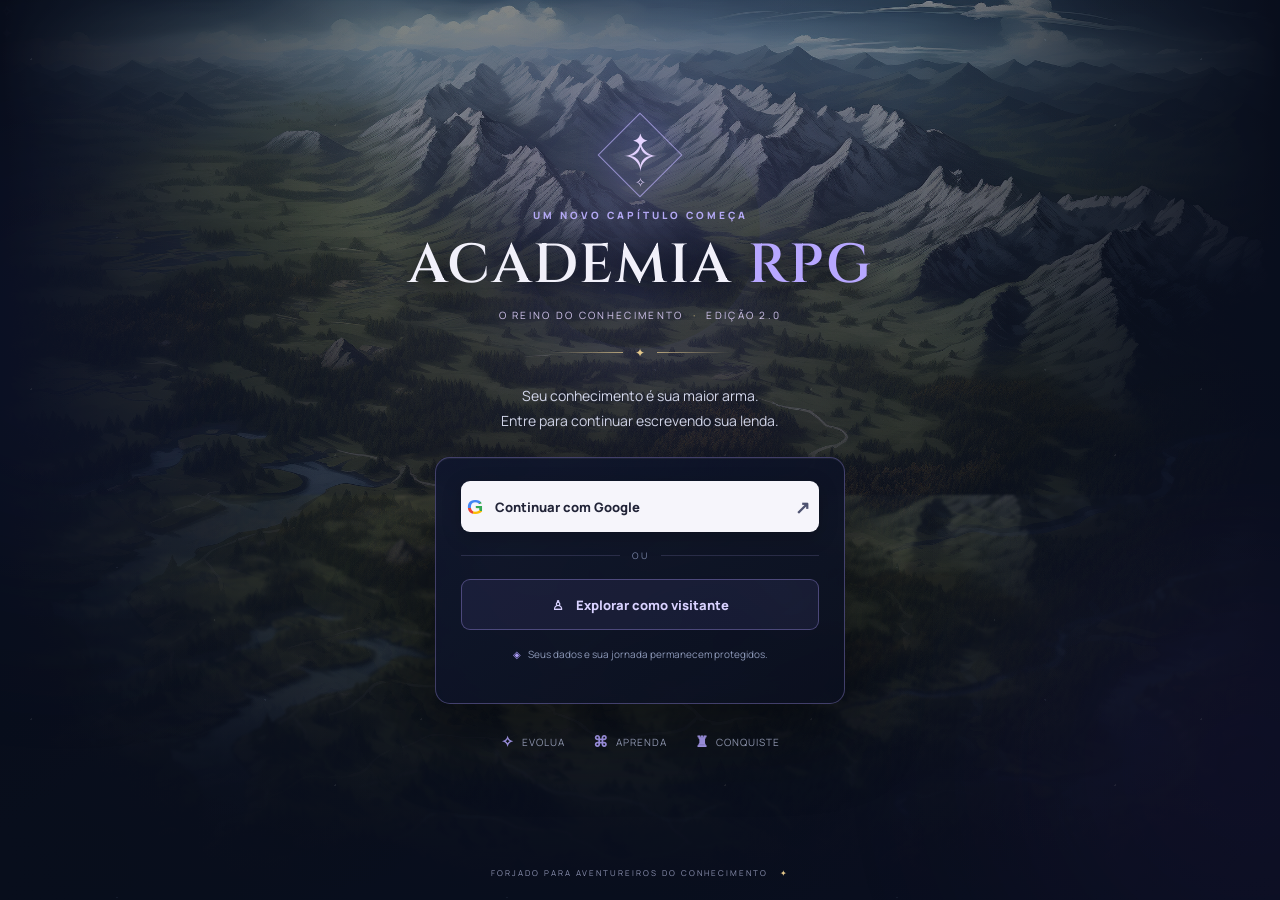
<file: index.html>
<!doctype html>
<html lang="pt-BR">
<head>
  <meta charset="utf-8">
  <meta name="viewport" content="width=device-width, initial-scale=1">
  <meta name="robots" content="noindex">
  <meta http-equiv="refresh" content="0;url=/v2/">
  <title>Academia RPG 2.0</title>
  <script>window.location.replace('/v2/');</script>
</head>
<body>
  <p>Abrindo a Academia RPG 2.0… <a href="/v2/">Clique aqui se não for redirecionado.</a></p>
</body>
</html>
</file>
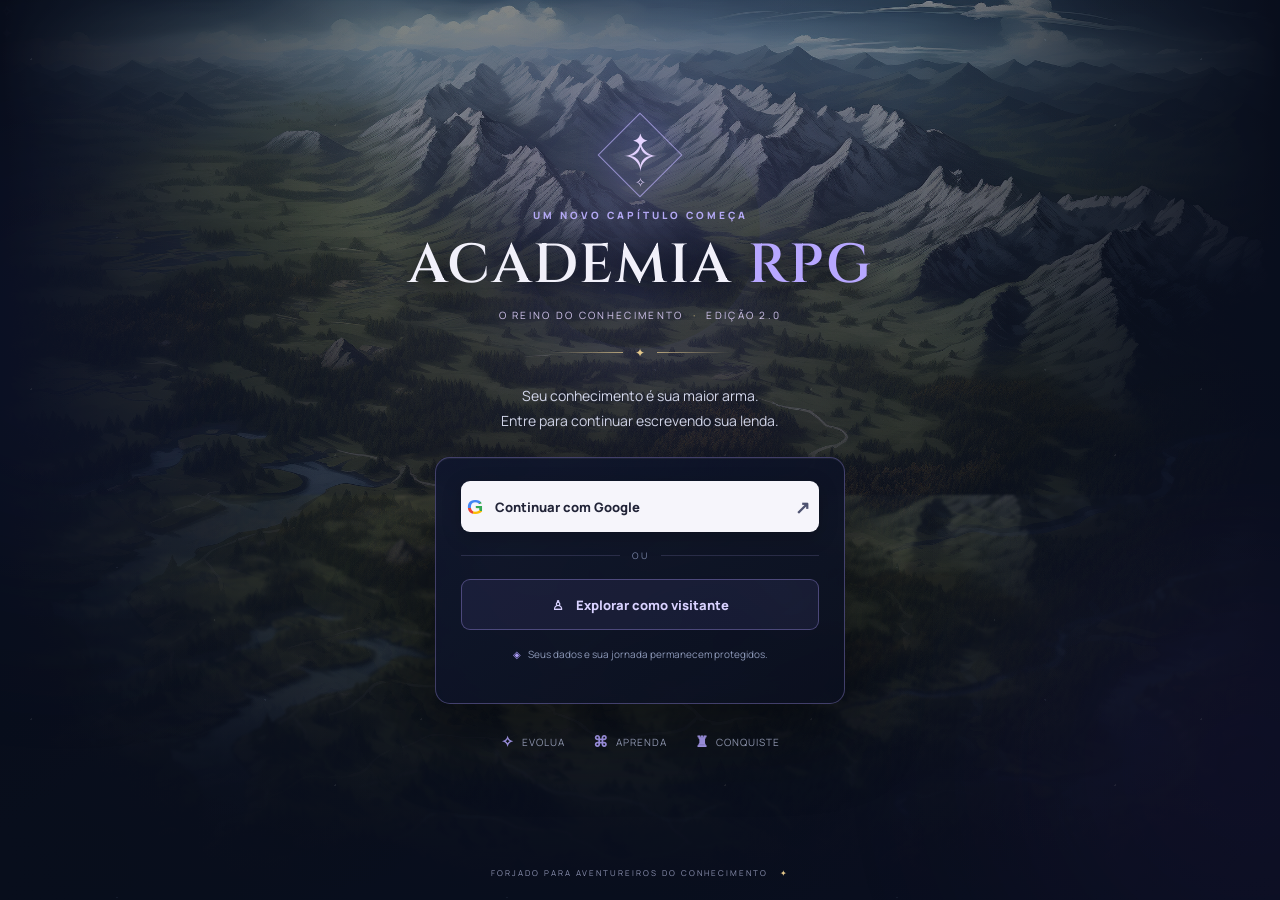
<file: v2/index.html>
<!doctype html>
<html lang="pt-BR">
<head>
  <meta charset="utf-8">
  <meta name="viewport" content="width=device-width,initial-scale=1">
  <meta name="theme-color" content="#090d1b">
  <meta name="description" content="Academia RPG 2.0 — transforme conhecimento em conquistas.">
  <title>Academia RPG 2.0 — O Reino do Conhecimento</title>
  <link rel="icon" href="../favicon.svg">
  <link rel="preconnect" href="https://fonts.googleapis.com">
  <link rel="preconnect" href="https://fonts.gstatic.com" crossorigin>
  <link href="https://fonts.googleapis.com/css2?family=Cinzel:wght@500;600;700;800&family=Manrope:wght@400;500;600;700;800&display=swap" rel="stylesheet">
  <link rel="stylesheet" href="./assets/css/academy-v2.css?v=7">
  <link rel="stylesheet" href="./assets/css/academia-avatar-v2.css?v=5">
</head>
<body>
  <div class="ambient ambient-one"></div><div class="ambient ambient-two"></div><div class="stars" aria-hidden="true"></div>
  <main id="login-screen" class="login-screen">
    <div class="login-art" aria-hidden="true"><div class="moon"></div><div class="forest forest-back"></div><div class="forest forest-front"></div><div class="login-rune rune-one">✧</div><div class="login-rune rune-two">✦</div></div>
    <section class="login-content">
      <div class="crest"><span>✧</span><b>✦</b><i>✧</i></div>
      <p class="eyebrow">UM NOVO CAPÍTULO COMEÇA</p>
      <h1>ACADEMIA <em>RPG</em></h1>
      <p class="edition">O REINO DO CONHECIMENTO <span>·</span> EDIÇÃO 2.0</p>
      <div class="ornament"><i></i><span>✦</span><i></i></div>
      <p class="login-intro">Seu conhecimento é sua maior arma.<br>Entre para continuar escrevendo sua lenda.</p>
      <div class="login-panel">
        <button id="google-login" class="google-button" type="button"><span class="google-g">G</span><span>Continuar com Google</span><span class="button-arrow">↗</span></button>
        <div class="or-divider"><span>OU</span></div>
        <button id="guest-login" class="guest-button" type="button"><span>♙</span> Explorar como visitante</button>
        <p class="login-privacy"><span>◈</span> Seus dados e sua jornada permanecem protegidos.</p>
        <p id="login-status" class="status-message" role="status" aria-live="polite"></p>
      </div>
      <div class="login-features"><span><b>✧</b> Evolua</span><span><b>⌘</b> Aprenda</span><span><b>♜</b> Conquiste</span></div>
    </section>
    <footer class="login-footer">FORJADO PARA AVENTUREIROS DO CONHECIMENTO <span>✦</span></footer>
  </main>
  <div id="app-shell" class="app-shell" hidden>
    <aside class="sidebar" id="sidebar">
      <a class="side-brand" href="#" data-page="inicio"><span class="mini-crest">✧</span><span><b>ACADEMIA RPG</b><small>REINO DO CONHECIMENTO</small></span></a>
      <div class="side-scroll">
        <p class="nav-caption">SUA JORNADA</p>
        <button class="nav-item active" data-page="inicio"><span>⌂</span> Visão geral</button>
        <button class="nav-item" data-page="personagem"><span>♙</span> Meu personagem</button>
        <button class="nav-item" data-page="atelier"><span>✦</span> Ateliê Arcano</button>
        <button class="nav-item" data-page="mapa"><span>⌖</span> Mapa do reino</button>
        <p class="nav-caption">CONHECIMENTO</p>
        <button class="nav-item" data-page="biblioteca"><span>▤</span> Biblioteca</button>
        <button class="nav-item" data-page="treinamento"><span>⚔</span> Treinamento</button>
        <button class="nav-item" data-page="missoes"><span>⚑</span> Missões</button>
        <p class="nav-caption">MUNDO SOCIAL</p>
        <button class="nav-item" data-page="guildas"><span>♜</span> Guildas</button>
        <button class="nav-item" data-page="taverna"><span>☷</span> Taverna</button>
        <button class="nav-item" data-page="mensagens"><span>✉</span> Mensagens</button>
        <button class="nav-item" data-page="ranking"><span>♛</span> Ranking</button>
        <p class="nav-caption">RECOMPENSAS</p>
        <button class="nav-item" data-page="mercado"><span>◇</span> Mercado arcano</button>
        <button class="nav-item" data-page="conquistas"><span>✧</span> Conquistas</button>
      </div>
      <div class="sidebar-bottom"><div class="sidebar-user"><span class="user-avatar" id="user-avatar">A</span><span class="user-meta"><b id="sidebar-name">Aventureiro</b><small id="sidebar-mode">Visitante</small></span><button id="logout" class="logout" title="Sair" aria-label="Sair">↗</button></div></div>
    </aside>
    <main class="main-area">
      <header class="topbar"><button id="mobile-menu" class="mobile-menu" aria-label="Abrir menu">☰</button><div class="breadcrumb"><span>ACADEMIA</span><i>/</i><b id="breadcrumb-page">VISÃO GERAL</b></div><div class="top-actions"><div class="top-chip"><span>✧</span><b id="top-level">NÍVEL 1</b></div><div class="top-chip coins"><span>◈</span><b id="top-coins">— COINS</b></div><button class="profile-button" id="profile-button"><span id="top-initial">A</span></button></div></header>
      <div class="page-wrap">
        <section id="page-inicio" class="page active">
          <div class="welcome-row"><div><p class="eyebrow">PORTAL DA ACADEMIA <span>✦</span></p><h2>Bem-vindo ao <em>Reino.</em></h2><p class="muted">Sua próxima grande conquista começa com um novo passo.</p></div><div class="date-seal"><span>✧</span><small>SUA JORNADA<br>COMEÇA AQUI</small></div></div>
          <section class="hero-banner"><div class="hero-copy"><span class="hero-tag">✦ CRÔNICAS DA ACADEMIA · 02</span><h3>O conhecimento<br>abre novos <em>caminhos.</em></h3><p>Explore territórios, domine novas habilidades e construa uma história que seja só sua.</p><button class="primary-action" data-page="mapa">Explorar o reino <span>→</span></button></div><div class="hero-visual"><div class="hero-orb">✧</div><div class="hero-mountain"></div><div class="hero-pillar"></div></div><div class="hero-bottom-line"><span>✧</span> CADA DESAFIO É UMA CONQUISTA <span>✧</span></div></section>
          <div class="section-heading"><div><p class="eyebrow">SEU PROGRESSO</p><h3>Registro do aventureiro</h3></div><button class="text-action" data-page="personagem">Ver personagem <span>→</span></button></div>
          <div class="dashboard-grid"><article class="panel player-panel"><div class="panel-topline"><span>FICHA DO AVENTUREIRO</span><span class="live-dot">● ONLINE</span></div><div class="player-summary"><div class="avatar-frame"><div id="home-avatar" class="avatar-placeholder">✧</div><span class="avatar-level" id="avatar-level">1</span></div><div class="player-details"><h3 id="home-name">Aventureiro</h3><p id="home-class">Viajante do conhecimento</p><div class="level-line"><b id="home-level">NÍVEL 1</b><span id="home-xp">0 / 100 XP</span></div><div class="xp-track"><i id="home-xp-bar"></i></div></div></div><div class="player-stats"><div><small>EXPERIÊNCIA</small><b id="home-total-xp">0 XP</b></div><div><small>MOEDAS</small><b id="home-total-coins">—</b></div><div><small>CONQUISTAS</small><b>—</b></div></div></article><article class="panel quick-panel"><div class="panel-topline"><span>ATALHOS DO REINO</span><span>✦</span></div><button class="quick-link" data-page="biblioteca"><span class="quick-icon">▤</span><span><b>Minha biblioteca</b><small>Seus materiais de estudo</small></span><i>→</i></button><button class="quick-link" data-page="treinamento"><span class="quick-icon">⚔</span><span><b>Sala de treinamento</b><small>Pratique e ganhe experiência</small></span><i>→</i></button><button class="quick-link" data-page="guildas"><span class="quick-icon">♜</span><span><b>Encontrar uma guilda</b><small>Aprenda em comunidade</small></span><i>→</i></button></article></div>
          <div class="section-heading lower-heading"><div><p class="eyebrow">TERRITÓRIOS</p><h3>Escolha seu próximo destino</h3></div><span class="muted small">4 regiões para explorar</span></div>
          <div class="realm-grid"><button class="realm-card realm-code" data-page="biblioteca"><span class="realm-symbol">⌘</span><small>REGIÃO I</small><b>Programação</b><span>Desvende a lógica por trás dos sistemas.</span><i>Explorar →</i></button><button class="realm-card realm-data" data-page="biblioteca"><span class="realm-symbol">▤</span><small>REGIÃO II</small><b>Banco de dados</b><span>Organize informações e descubra conexões.</span><i>Explorar →</i></button><button class="realm-card realm-model" data-page="biblioteca"><span class="realm-symbol">◇</span><small>REGIÃO III</small><b>Modelagem</b><span>Projete estruturas para grandes ideias.</span><i>Explorar →</i></button><button class="realm-card realm-tech" data-page="mapa"><span class="realm-symbol">✧</span><small>REGIÃO IV</small><b>Tecnologia</b><span>Explore o universo da inovação.</span><i>Explorar →</i></button></div>
        </section>
        <section id="page-personagem" class="page"><div class="character-intro"><div><p class="eyebrow">SUA IDENTIDADE NO REINO</p><h2>Crie seu <em>aventureiro.</em></h2><p>Defina seu nome, escolha sua classe e personalize cada detalhe da aparência.</p></div><div class="character-seal">♙<small>HERÓI<br>DA ACADEMIA</small></div></div><section class="character-overview" aria-label="Resumo do personagem">
  <div class="character-showcase-card">
    <div class="character-showcase-top"><span>✦ SEU AVENTUREIRO</span><small id="character-level-badge">NÍVEL 1</small></div>
    <div id="character-visual-preview" class="character-visual-preview"><span>✧</span></div>
    <div class="character-showcase-name"><b id="character-display-name">Aventureiro</b><small id="character-display-class">Mago · Academia RPG</small></div>
    <div class="character-xp-block"><div><span>PROGRESSO DE EXPERIÊNCIA</span><b id="character-xp-label">0 XP</b></div><i><span id="character-xp-fill"></span></i></div>
  </div>
  <div class="character-overview-side">
    <div class="character-stat-grid">
      <article class="character-stat"><small>NÍVEL ATUAL</small><b id="character-stat-level">1</b><span>Patamar do aventureiro</span></article>
      <article class="character-stat"><small>EXPERIÊNCIA TOTAL</small><b id="character-stat-xp">0</b><span>XP acumulados</span></article>
      <article class="character-stat"><small>MOEDAS</small><b id="character-stat-coins">0</b><span>Saldo disponível</span></article>
      <article class="character-stat"><small>COLEÇÃO</small><b id="character-stat-items">0</b><span>Itens desbloqueados</span></article>
    </div>
    <section class="character-loadout"><div class="character-loadout-heading"><div><span>02 · EQUIPAMENTO ATIVO</span><h3>Seu conjunto atual</h3></div><button type="button" data-page="atelier">Gerenciar no Ateliê <i>→</i></button></div><div id="character-equipped-list" class="character-equipped-list"><div class="character-loadout-empty">Carregando seus equipamentos…</div></div></section>
  </div>
</section>
<section class="character-identity"><div class="identity-heading"><span>01 · FICHA DO AVENTUREIRO</span><small>Informações públicas do personagem</small></div><div class="identity-fields"><label>Nome do aventureiro<input id="character-name" type="text" minlength="3" maxlength="20" placeholder="Ex.: Guardião Arcano" autocomplete="off"></label><label>Classe<select id="character-class"><option value="guerreiro">Guerreiro</option><option value="mago">Mago</option><option value="arqueiro">Arqueiro</option><option value="assassino">Assassino</option></select></label><button id="save-character" class="identity-save" type="button">Salvar ficha <span>→</span></button></div><p id="character-status" class="identity-status" role="status"></p></section><div class="creator-section-title"><span>02 · APARÊNCIA</span><h3>Ateliê de personalização</h3><p>Pré-visualize seu herói, ajuste rosto, cabelo e detalhes, e salve quando estiver satisfeito.</p></div><div id="rpgView" class="character-atelier"></div></section>
        <section id="page-atelier" class="page"><div id="atelierView" class="character-atelier"></div></section>
        <section id="page-mapa" class="page">
  <div class="realm-intro"><div><p class="eyebrow">ATLAS DA ACADEMIA <span>✦</span></p><h2>Mapa do <em>Reino.</em></h2><p>Quatro territórios guardam os caminhos do conhecimento. Escolha um portal para descobrir o que existe além do horizonte.</p></div><div class="atlas-seal"><span>⌖</span><small>ATLAS<br>ARCANO</small></div></div>
  <div class="realm-map-layout">
    <section class="realm-map-panel" aria-label="Mapa interativo dos quatro territórios">
      <div class="realm-map-top"><span><i></i> CARTA GEOGRÁFICA · ACADEMIA</span><small>SELECIONE UM TERRITÓRIO</small></div>
      <div class="realm-map-canvas">
        <div class="map-mist map-mist-one"></div><div class="map-mist map-mist-two"></div>
        <svg class="map-routes" viewBox="0 0 900 570" preserveAspectRatio="none" aria-hidden="true"><path d="M190 175 C300 80 390 120 455 245 S620 365 730 205" /><path d="M190 175 C260 320 330 390 455 390 S620 365 730 205" /><path d="M455 245 C470 300 470 340 455 390" /></svg>
        <div class="map-island island-north"></div><div class="map-island island-west"></div><div class="map-island island-east"></div><div class="map-island island-south"></div>
        <div class="map-landmark landmark-castle">♜</div><div class="map-landmark landmark-tree">♣</div><div class="map-landmark landmark-tower">♙</div><div class="map-landmark landmark-crystal">✧</div>
        <button class="map-region-node node-code active" type="button" data-realm="programacao" style="--x:21%;--y:30%"><span class="node-icon">⌘</span><b>Programação</b><small>REGIÃO I</small></button>
        <button class="map-region-node node-data" type="button" data-realm="banco" style="--x:50%;--y:67%"><span class="node-icon">▤</span><b>Banco de Dados</b><small>REGIÃO II</small></button>
        <button class="map-region-node node-model" type="button" data-realm="modelagem" style="--x:81%;--y:36%"><span class="node-icon">◇</span><b>Modelagem</b><small>REGIÃO III</small></button>
        <button class="map-region-node node-tech" type="button" data-realm="tecnologia" style="--x:50%;--y:16%"><span class="node-icon">✧</span><b>Tecnologia</b><small>REGIÃO IV</small></button>
        <div class="map-compass"><span>N</span><b>✥</b><small>S</small></div>
        <div class="map-scale"><i></i> REINO DO CONHECIMENTO</div>
      </div>
      <div class="realm-map-legend"><span><i class="legend-dot legend-violet"></i> Lógica e código</span><span><i class="legend-dot legend-blue"></i> Dados e conexões</span><span><i class="legend-dot legend-pink"></i> Projetos e estrutura</span><span><i class="legend-dot legend-gold"></i> Inovação</span></div>
    </section>
    <aside class="realm-detail-panel" aria-live="polite">
      <div class="realm-detail-kicker"><span>PORTAL SELECIONADO</span><b id="realm-detail-number">I</b></div>
      <div class="realm-detail-emblem" id="realm-detail-emblem">⌘</div>
      <p class="eyebrow" id="realm-detail-category">TERRITÓRIO I · FUNDAMENTOS</p>
      <h3 id="realm-detail-title">Terras da Programação</h3>
      <p class="realm-detail-description" id="realm-detail-description">Onde a lógica ganha forma e cada linha de código abre uma nova possibilidade.</p>
      <div class="realm-detail-divider"></div>
      <div class="realm-detail-section-title"><span>ROTAS DE CONHECIMENTO</span><small id="realm-detail-count">03 ROTAS</small></div>
      <div id="realm-detail-topics" class="realm-topic-list"></div>
      <div class="realm-detail-footer"><p id="realm-detail-note">Explore os materiais disponíveis neste território.</p><button id="realm-detail-action" type="button" class="realm-enter-button">Abrir biblioteca <span>→</span></button></div>
    </aside>
  </div>
  <div class="realm-map-footnote"><span>✧</span><p>O mapa apresenta os caminhos de estudo da Academia. As atividades, desafios e desbloqueios serão conectados a cada território nas próximas etapas da reformulação.</p></div>
</section>
        <section id="page-biblioteca" class="page"><div class="library-intro"><div><p class="eyebrow">ARQUIVO DO AVENTUREIRO</p><h2>Biblioteca do <em>reino.</em></h2><p>Seus materiais de estudo, organizados por território e sincronizados com sua conta.</p></div><div class="library-count"><b id="library-total">0</b><small>ARQUIVOS<br>NA NUVEM</small></div></div><div class="library-subjects"><button class="library-subject active" data-subject="programacao"><span>⌘</span><small>TERRITÓRIO I</small><b>Programação</b><i>Projetos, códigos e exercícios</i></button><button class="library-subject" data-subject="banco"><span>▤</span><small>TERRITÓRIO II</small><b>Banco de Dados</b><i>SQL, consultas e anotações</i></button><button class="library-subject" data-subject="modelagem"><span>◇</span><small>TERRITÓRIO III</small><b>Modelagem</b><i>Diagramas, requisitos e documentação</i></button></div><section class="library-vault"><div class="vault-heading"><div><span>COFRE PESSOAL</span><h3 id="library-subject-title">Programação</h3><p id="library-subject-description">Projetos, códigos, exercícios e materiais da disciplina.</p></div><label class="vault-upload">＋ Adicionar arquivos<input id="library-upload" type="file" multiple></label></div><div class="vault-toolbar"><label class="vault-search"><span>⌕</span><input id="library-search" type="search" placeholder="Buscar nos seus arquivos..."></label><span id="library-sync-state" class="vault-sync">◈ Sincronização privada</span></div><div id="library-file-list" class="library-file-list"><div class="library-loading">Preparando seu cofre de conhecimento…</div></div></section></section>
        <section id="page-treinamento" class="page">
  <div class="training-intro"><div><p class="eyebrow">CÂMARA DE APRENDIZADO <span>✦</span></p><h2>Sala de <em>Treinamento.</em></h2><p>Afie sua lógica, fortaleça seus conhecimentos e enfrente desafios protegidos por validação no servidor.</p></div><div class="training-seal"><span>⚔</span><small>CAMPO DE<br>PROVAS</small></div></div>
  <section class="training-hero"><div class="training-hero-copy"><span class="training-kicker">✦ SEU PRÓXIMO DESAFIO COMEÇA AQUI</span><h3>Conhecimento é a<br><em>verdadeira força.</em></h3><p>Responda, aprenda com as explicações e acompanhe sua evolução a cada sessão.</p><div class="training-hero-meta"><span>◈ Questões verificadas</span><span>✧ Progresso registrado</span></div></div><div class="training-hero-art"><div class="training-rune">✧</div><div class="training-sword">⚔</div><div class="training-orbit"></div></div></section>
  <div class="training-section-head"><div><span>01 · ESCOLHA SUA TRILHA</span><h3>Treinamento por disciplina</h3><p>Seis questões por sessão, com alternativas embaralhadas.</p></div><span class="training-count">4 TRILHAS</span></div>
  <div class="training-path-grid">
    <article class="training-path path-code"><div class="training-path-icon">⌘</div><small>TRILHA I</small><h4>Programação</h4><p>Algoritmos, Portugol, Java e orientação a objetos.</p><button type="button" data-training-start="programacao">Iniciar treino <span>→</span></button></article>
    <article class="training-path path-data"><div class="training-path-icon">▤</div><small>TRILHA II</small><h4>Banco de Dados</h4><p>SQL, tabelas, consultas, chaves e relacionamentos.</p><button type="button" data-training-start="banco">Iniciar treino <span>→</span></button></article>
    <article class="training-path path-model"><div class="training-path-icon">◇</div><small>TRILHA III</small><h4>Modelagem</h4><p>DER, UML, requisitos e processos de sistemas.</p><button type="button" data-training-start="modelagem">Iniciar treino <span>→</span></button></article>
    <article class="training-path path-tech"><div class="training-path-icon">✧</div><small>TRILHA IV</small><h4>Tecnologia</h4><p>Hardware, redes, sistemas operacionais e fundamentos digitais.</p><button type="button" data-training-start="geral">Iniciar treino <span>→</span></button></article>
  </div>
  <div class="training-section-head training-second-head"><div><span>02 · PROVAS ESPECIAIS</span><h3>Desafios do reino</h3><p>Prove seu domínio em uma jornada mais longa ou enfrente um guardião.</p></div></div>
  <div class="training-special-grid">
    <article class="training-special training-exam"><div class="special-emblem">♛</div><div><small>PROVA COMPLETA</small><h4>Grande Simulado</h4><p>10 questões sorteadas entre todas as disciplinas.</p><button type="button" data-training-start="simulado">Começar simulado <span>→</span></button></div><span class="special-side-label">EXAME</span></article>
    <article class="training-special training-boss"><div class="special-emblem">♜</div><div><small>BATALHA DE CONHECIMENTO</small><h4>Guardiões do Saber</h4><p>Escolha um guardião. Cada resposta correta reduz sua energia; conclua as seis etapas para vencer.</p><div class="boss-actions"><button type="button" data-training-boss="programacao">Sentinela do Código</button><button type="button" data-training-boss="banco">Guardião dos Dados</button><button type="button" data-training-boss="modelagem">Oráculo UML</button></div></div></article>
  </div>
  <section class="training-play-area" id="training-play-area" hidden aria-live="polite"></section>
  <section class="training-history-panel"><div><span>03 · SUA JORNADA</span><h3>Registro de treinamento</h3><p>Seu histórico pessoal de sessões concluídas.</p></div><div id="training-history" class="training-history-list"><div class="training-history-empty">Entre com Google para consultar seu histórico sincronizado.</div></div></section>
</section>
        <section id="page-generic" class="page"><div class="generic-hero"><p class="eyebrow" id="generic-kicker">ACADEMIA RPG · 2.0</p><h2 id="generic-title">Seu próximo capítulo.</h2><p id="generic-description">Este território está sendo preparado para sua jornada.</p><span class="generic-rune">✧</span></div><div class="generic-content"><div class="generic-icon" id="generic-icon">✦</div><div><h3 id="generic-card-title">Um novo espaço está tomando forma.</h3><p id="generic-card-description">A nova Academia está sendo construída por etapas, mantendo seus dados e sua conta protegidos.</p></div></div></section>
      </div>
    </main>
    <div id="toast" class="toast" role="status" aria-live="polite"></div>
  </div>
  <script defer src="./assets/js/academia-avatar-v2.js?v=4"></script>
  <script type="module" src="./assets/js/academy-v2.js?v=7"></script>
</body>
</html>
</file>
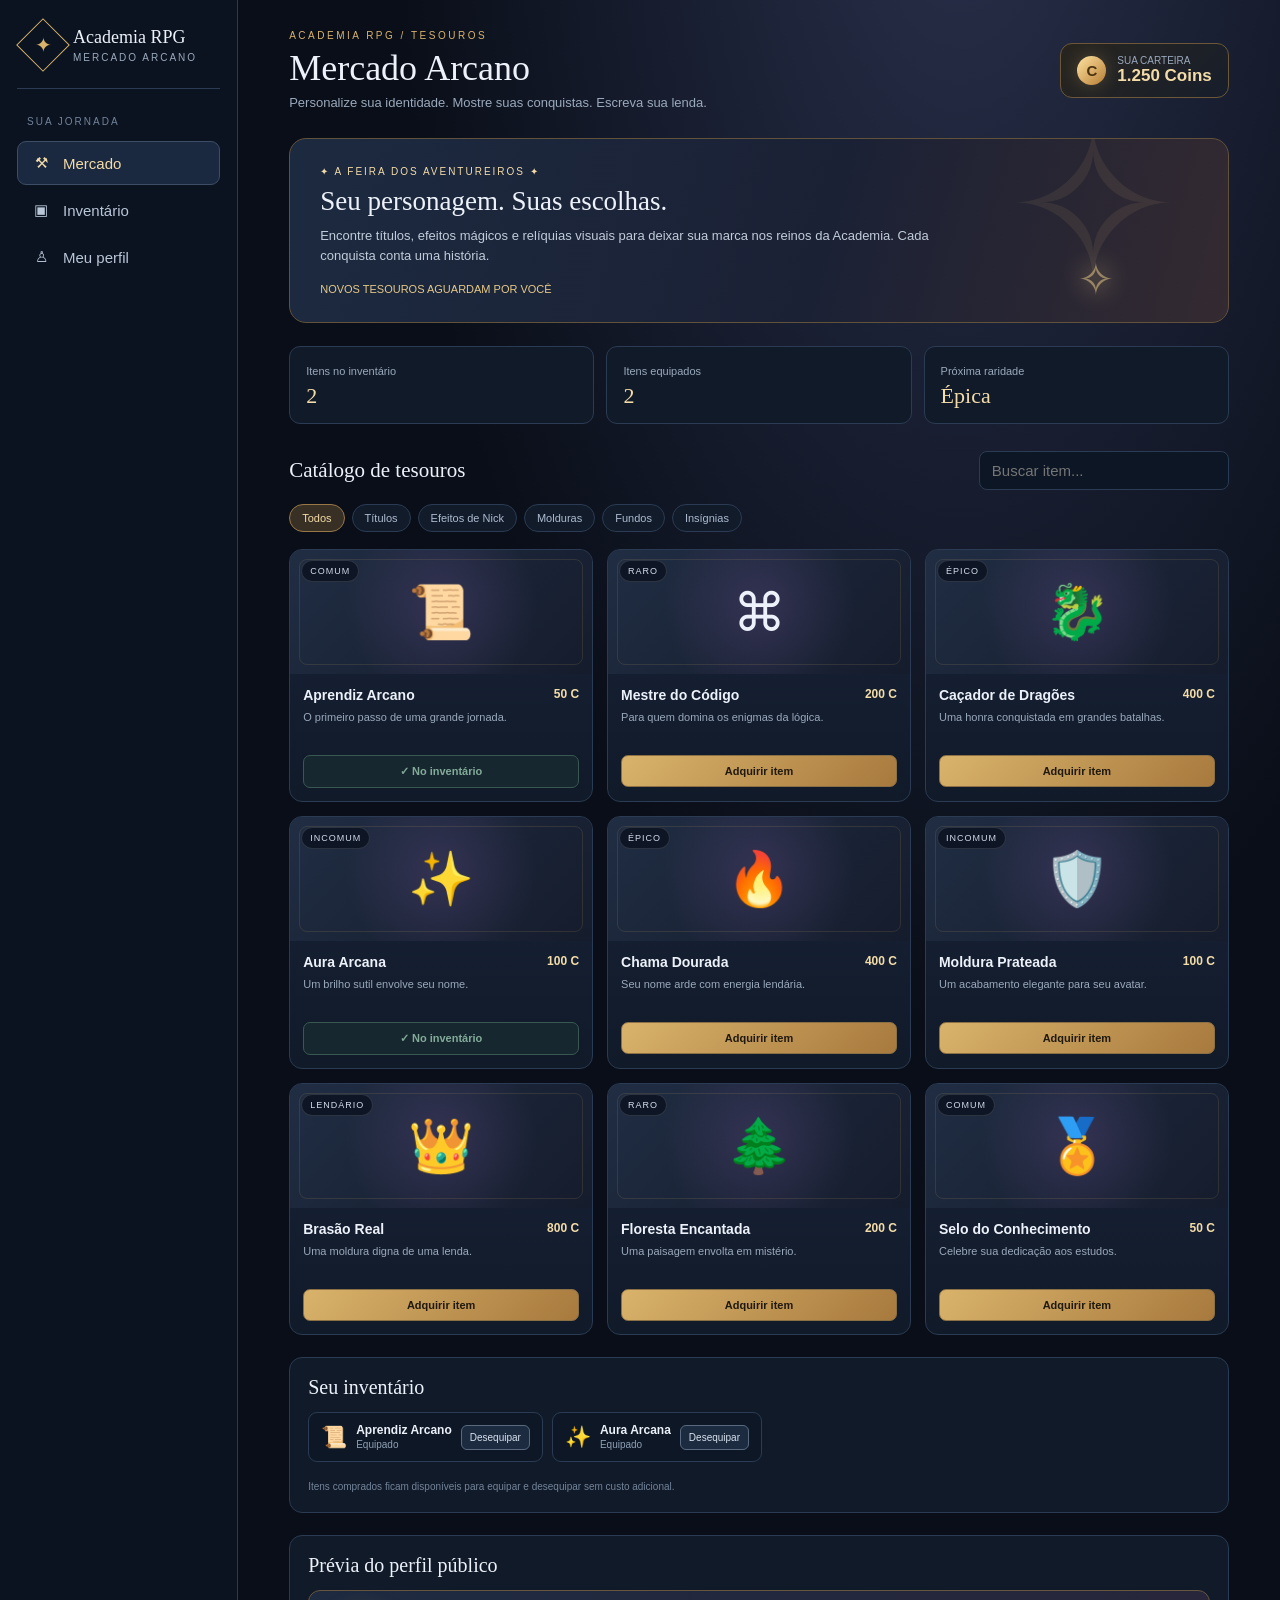
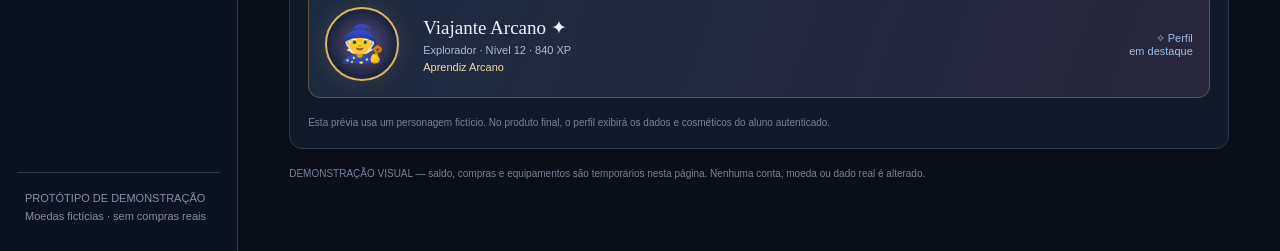
<file: mercado-arcano.html>
<!doctype html>
<html lang="pt-BR">
<head>
<meta charset="utf-8"><meta name="viewport" content="width=device-width,initial-scale=1">
<title>Mercado Arcano — Academia RPG</title>
<style>
:root{--bg:#090e18;--panel:#111a29;--panel2:#172438;--line:#2a3b53;--gold:#d9b36b;--gold2:#f3dca8;--muted:#9aa9bc;--text:#edf2fa;--violet:#9b83d8;--blue:#78a8d8}
*{box-sizing:border-box}body{margin:0;background:radial-gradient(ellipse at 75% -10%,#29304b 0,transparent 42%),var(--bg);color:var(--text);font:15px Inter,Segoe UI,Arial,sans-serif}button,input{font:inherit}button{cursor:pointer}
.shell{max-width:1440px;margin:auto;min-height:100vh;display:grid;grid-template-columns:238px 1fr}.side{background:#0b1320;border-right:1px solid var(--line);padding:26px 17px;display:flex;flex-direction:column}.brand{display:flex;align-items:center;gap:11px;padding:0 7px 24px;border-bottom:1px solid var(--line)}.sigil{width:38px;height:38px;border:1px solid var(--gold);color:var(--gold);display:grid;place-items:center;transform:rotate(45deg);font-size:20px}.sigil span{transform:rotate(-45deg)}.brand b{font:18px Georgia,serif}.brand small{display:block;color:var(--muted);font-size:10px;letter-spacing:2px;margin-top:4px}.navlabel{font-size:10px;letter-spacing:2px;color:#71839b;margin:27px 10px 11px}.nav a{display:flex;align-items:center;gap:11px;padding:12px;border:1px solid transparent;border-radius:9px;color:#b9c6d7;text-decoration:none;margin:3px 0}.nav a.active{background:#1b2940;border-color:#3d4d66;color:var(--gold2)}.nav a span{width:22px;text-align:center}.sidefoot{margin-top:auto;border-top:1px solid var(--line);padding:17px 8px 0;color:#8191a7;font-size:11px;line-height:1.6}
main{padding:30px clamp(18px,4vw,54px) 60px;min-width:0}.top{display:flex;justify-content:space-between;align-items:center;gap:14px;margin-bottom:28px}.crumb{color:var(--gold);font-size:10px;letter-spacing:2.5px;text-transform:uppercase}.top h1{font:clamp(27px,4vw,36px) Georgia,serif;margin:6px 0}.subtitle{color:var(--muted);font-size:13px}.wallet{display:flex;align-items:center;gap:11px;border:1px solid #6c5738;background:linear-gradient(135deg,#28251f,#171e2b);border-radius:12px;padding:11px 16px;white-space:nowrap}.coin{width:29px;height:29px;border-radius:50%;display:grid;place-items:center;background:linear-gradient(135deg,#ffe4a1,#b77d35);color:#4b3210;font-weight:900;box-shadow:0 0 18px #d9b36b44}.wallet small{display:block;color:var(--muted);font-size:10px}.wallet strong{color:var(--gold2);font-size:17px}
.hero{position:relative;overflow:hidden;border:1px solid #62513b;border-radius:17px;padding:27px 30px;background:linear-gradient(105deg,#1c2a40 0%,#1b2135 57%,#342a31 100%);margin-bottom:23px}.hero:after{content:"✧";position:absolute;right:5%;top:-55px;font-size:210px;color:#e1c17c17}.hero .tag{color:var(--gold2);font-size:10px;letter-spacing:2px;text-transform:uppercase}.hero h2{font:27px Georgia,serif;margin:9px 0}.hero p{color:#c1ccda;line-height:1.55;font-size:13px;max-width:620px;margin:0}.hero .hero-foot{margin-top:17px;color:#e7c987;font-size:11px}.hero .spark{position:absolute;right:12%;bottom:16px;font-size:45px;color:#e7c98788;text-shadow:0 0 24px #e7c987}
.metrics{display:grid;grid-template-columns:repeat(3,1fr);gap:12px;margin:0 0 27px}.metric{background:var(--panel);border:1px solid var(--line);border-radius:11px;padding:14px 16px}.metric small{color:var(--muted);font-size:11px}.metric strong{display:block;margin-top:5px;font:22px Georgia,serif;color:var(--gold2)}
.toolbar{display:flex;align-items:center;justify-content:space-between;gap:12px;flex-wrap:wrap;margin:20px 0 14px}.toolbar h3{font:21px Georgia,serif;margin:0}.tools{display:flex;gap:8px;flex-wrap:wrap}.search{width:min(250px,55vw);background:#0d1624;border:1px solid var(--line);border-radius:8px;color:var(--text);padding:10px 12px;outline:none}.search:focus{border-color:var(--gold)}.filters{display:flex;gap:7px;flex-wrap:wrap;margin-bottom:17px}.filter{border:1px solid var(--line);border-radius:30px;padding:7px 12px;background:#111b2a;color:#aebbd0;font-size:11px}.filter.active{background:#382f25;border-color:#987847;color:var(--gold2)}
.grid{display:grid;grid-template-columns:repeat(3,minmax(0,1fr));gap:14px}.item{background:linear-gradient(180deg,#172338,#111a29);border:1px solid var(--line);border-radius:13px;overflow:hidden;transition:.18s}.item:hover{transform:translateY(-3px);border-color:#806b4c}.art{height:124px;display:grid;place-items:center;position:relative;background:radial-gradient(circle at 50% 45%,#5a477b66,transparent 58%),linear-gradient(135deg,#202d43,#151c2c);font-size:53px}.art:after{content:"";position:absolute;inset:9px;border:1px solid #d6b46b22;border-radius:8px}.rarity{position:absolute;top:10px;left:11px;font-size:9px;letter-spacing:1px;text-transform:uppercase;padding:5px 8px;border-radius:20px;background:#0b1220cc;border:1px solid #ffffff20;color:#d4ddeb}.itembody{padding:13px}.itemtitle{display:flex;justify-content:space-between;gap:8px;align-items:flex-start}.item h4{margin:0;font-size:14px}.item p{margin:7px 0 13px;color:var(--muted);font-size:11px;line-height:1.45;min-height:32px}.price{color:var(--gold2);font-size:12px;font-weight:800;white-space:nowrap}.buy{width:100%;border:1px solid #8c7045;background:linear-gradient(135deg,#d9b36b,#a7793d);color:#20190f;border-radius:7px;padding:9px;font-weight:800;font-size:11px}.buy.owned{background:#1a2b32;border-color:#45685d;color:#9fd0b5}.buy:disabled{opacity:.8;cursor:default}
.panel{background:var(--panel);border:1px solid var(--line);border-radius:13px;padding:18px;margin-top:22px}.panel h3{font:20px Georgia,serif;margin:0 0 13px}.inventory{display:flex;gap:9px;flex-wrap:wrap}.inv{border:1px solid var(--line);background:#0e1725;border-radius:9px;padding:10px 12px;display:flex;align-items:center;gap:9px;font-size:12px}.inv span{font-size:21px}.inv button{border:1px solid #596a80;background:#1c2b40;color:#d8e2ef;border-radius:6px;padding:6px 8px;font-size:10px}.profile{display:grid;grid-template-columns:84px 1fr auto;align-items:center;gap:14px;background:linear-gradient(110deg,#1d2a40,#28263b);border:1px solid #66563d;border-radius:12px;padding:16px}.avatar{width:74px;height:74px;border-radius:50%;display:grid;place-items:center;font-size:36px;background:radial-gradient(circle,#66518d,#182338 70%);border:2px solid var(--gold);box-shadow:0 0 20px #b99a5a33}.profile h4{margin:0 0 5px;font:19px Georgia,serif}.profile p{margin:0;color:#aebbd0;font-size:11px}.profile .title{color:var(--gold2);font-size:11px;margin-top:5px}.profile .level{color:#9dbfe7;font-size:11px;text-align:right}.toast{position:fixed;right:20px;bottom:20px;background:#1e3442;border:1px solid #5d8a78;color:#d6f1e1;padding:12px 16px;border-radius:9px;display:none;box-shadow:0 8px 30px #0008;z-index:5}.note{color:#73849a;font-size:10px;margin-top:17px;line-height:1.5}
@media(max-width:1000px){.grid{grid-template-columns:repeat(2,minmax(0,1fr))}.shell{grid-template-columns:210px 1fr}.side{padding:22px 13px}}
@media(max-width:700px){.shell{display:block}.side{padding:13px 15px;border-right:0;border-bottom:1px solid var(--line)}.brand{padding-bottom:12px}.navlabel,.sidefoot{display:none}.nav{display:flex;overflow:auto;gap:5px;padding-top:9px}.nav a{white-space:nowrap;padding:9px 11px}.nav a span{width:auto}main{padding:21px 15px 45px}.top{align-items:flex-start}.wallet{padding:8px 10px}.wallet strong{font-size:14px}.wallet small{font-size:9px}.metrics{grid-template-columns:repeat(3,1fr);gap:7px}.metric{padding:11px}.metric strong{font-size:17px}.grid{gap:9px}.art{height:105px}.itembody{padding:10px}.profile{grid-template-columns:60px 1fr}.avatar{width:56px;height:56px;font-size:27px}.profile .level{grid-column:2;text-align:left}}
@media(max-width:430px){.grid{grid-template-columns:1fr 1fr}.item h4{font-size:12px}.item p{font-size:10px;min-height:43px}.price{font-size:10px}.art{height:92px;font-size:42px}.hero{padding:21px}.hero h2{font-size:23px}.subtitle{max-width:190px;line-height:1.4}.tools{width:100%}.search{width:100%}.metrics{grid-template-columns:1fr 1fr}.metrics .metric:last-child{display:none}}
</style>
</head>
<body>
<div class="shell">
<aside class="side">
 <div class="brand"><div class="sigil"><span>✦</span></div><div><b>Academia RPG</b><small>MERCADO ARCANO</small></div></div>
 <div class="navlabel">SUA JORNADA</div>
 <nav class="nav"><a href="#loja" class="active"><span>⚒</span> Mercado</a><a href="#inventario"><span>▣</span> Inventário</a><a href="#perfil"><span>♙</span> Meu perfil</a></nav>
 <div class="sidefoot">PROTÓTIPO DE DEMONSTRAÇÃO<br>Moedas fictícias · sem compras reais</div>
</aside>
<main>
 <header class="top"><div><div class="crumb">Academia RPG / Tesouros</div><h1>Mercado Arcano</h1><div class="subtitle">Personalize sua identidade. Mostre suas conquistas. Escreva sua lenda.</div></div><div class="wallet"><div class="coin">C</div><div><small>SUA CARTEIRA</small><strong id="balance">1.250 Coins</strong></div></div></header>
 <section class="hero"><div class="tag">✦ A feira dos aventureiros ✦</div><h2>Seu personagem. Suas escolhas.</h2><p>Encontre títulos, efeitos mágicos e relíquias visuais para deixar sua marca nos reinos da Academia. Cada conquista conta uma história.</p><div class="hero-foot">NOVOS TESOUROS AGUARDAM POR VOCÊ</div><div class="spark">✧</div></section>
 <section class="metrics"><div class="metric"><small>Itens no inventário</small><strong id="ownedCount">2</strong></div><div class="metric"><small>Itens equipados</small><strong id="equippedCount">1</strong></div><div class="metric"><small>Próxima raridade</small><strong>Épica</strong></div></section>
 <section id="loja">
  <div class="toolbar"><h3>Catálogo de tesouros</h3><div class="tools"><input class="search" id="search" placeholder="Buscar item..." aria-label="Buscar item"></div></div>
  <div class="filters" id="filters"><button class="filter active" data-cat="Todos">Todos</button><button class="filter" data-cat="Títulos">Títulos</button><button class="filter" data-cat="Nick">Efeitos de Nick</button><button class="filter" data-cat="Molduras">Molduras</button><button class="filter" data-cat="Fundos">Fundos</button><button class="filter" data-cat="Insígnias">Insígnias</button></div>
  <div class="grid" id="catalog"></div>
 </section>
 <section class="panel" id="inventario"><h3>Seu inventário</h3><div class="inventory" id="inventory"></div><div class="note">Itens comprados ficam disponíveis para equipar e desequipar sem custo adicional.</div></section>
 <section class="panel" id="perfil"><h3>Prévia do perfil público</h3><div class="profile"><div class="avatar">🧙</div><div><h4>Viajante Arcano <span id="previewNick">✦</span></h4><p>Explorador · Nível 12 · 840 XP</p><div class="title" id="previewTitle">Aprendiz Arcano</div></div><div class="level">✧ Perfil<br>em destaque</div></div><div class="note">Esta prévia usa um personagem fictício. No produto final, o perfil exibirá os dados e cosméticos do aluno autenticado.</div></section>
 <p class="note">DEMONSTRAÇÃO VISUAL — saldo, compras e equipamentos são temporários nesta página. Nenhuma conta, moeda ou dado real é alterado.</p>
</main>
</div>
<div class="toast" id="toast" role="status" aria-live="polite"></div>
<script>
const items=[
{id:'title-apprentice',name:'Aprendiz Arcano',cat:'Títulos',price:50,rarity:'Comum',icon:'📜',desc:'O primeiro passo de uma grande jornada.',kind:'title'},
{id:'title-coder',name:'Mestre do Código',cat:'Títulos',price:200,rarity:'Raro',icon:'⌘',desc:'Para quem domina os enigmas da lógica.',kind:'title'},
{id:'title-dragon',name:'Caçador de Dragões',cat:'Títulos',price:400,rarity:'Épico',icon:'🐉',desc:'Uma honra conquistada em grandes batalhas.',kind:'title'},
{id:'nick-arcane',name:'Aura Arcana',cat:'Nick',price:100,rarity:'Incomum',icon:'✨',desc:'Um brilho sutil envolve seu nome.',kind:'nick'},
{id:'nick-flame',name:'Chama Dourada',cat:'Nick',price:400,rarity:'Épico',icon:'🔥',desc:'Seu nome arde com energia lendária.',kind:'nick'},
{id:'frame-silver',name:'Moldura Prateada',cat:'Molduras',price:100,rarity:'Incomum',icon:'🛡️',desc:'Um acabamento elegante para seu avatar.',kind:'frame'},
{id:'frame-royal',name:'Brasão Real',cat:'Molduras',price:800,rarity:'Lendário',icon:'👑',desc:'Uma moldura digna de uma lenda.',kind:'frame'},
{id:'bg-forest',name:'Floresta Encantada',cat:'Fundos',price:200,rarity:'Raro',icon:'🌲',desc:'Uma paisagem envolta em mistério.',kind:'background'},
{id:'badge-scholar',name:'Selo do Conhecimento',cat:'Insígnias',price:50,rarity:'Comum',icon:'🏅',desc:'Celebre sua dedicação aos estudos.',kind:'badge'}
];
let balance=1250,owned=new Set(['title-apprentice','nick-arcane']),equipped={title:'title-apprentice',nick:'nick-arcane'};
let category='Todos';
const $=s=>document.querySelector(s);
function toast(msg){const el=$('#toast');el.textContent=msg;el.style.display='block';clearTimeout(window.toastTimer);window.toastTimer=setTimeout(()=>el.style.display='none',2400)}
function render(){
 $('#balance').textContent=balance.toLocaleString('pt-BR')+' Coins';
 $('#ownedCount').textContent=owned.size;
 $('#equippedCount').textContent=Object.keys(equipped).length;
 const q=$('#search').value.toLocaleLowerCase('pt-BR');
 const filtered=items.filter(x=>(category==='Todos'||x.cat===category)&&(x.name+' '+x.desc).toLocaleLowerCase('pt-BR').includes(q));
 $('#catalog').innerHTML=filtered.map(x=>{const has=owned.has(x.id);return '<article class="item"><div class="art"><span class="rarity">'+x.rarity+'</span>'+x.icon+'</div><div class="itembody"><div class="itemtitle"><h4>'+x.name+'</h4><span class="price">'+x.price+' C</span></div><p>'+x.desc+'</p><button class="buy '+(has?'owned':'')+'" data-buy="'+x.id+'" '+(has?'disabled':'')+'>'+(has?'✓ No inventário':'Adquirir item')+'</button></div></article>'}).join('')||'<div class="panel">Nenhum tesouro encontrado.</div>';
 $('#inventory').innerHTML=[...owned].map(id=>{const x=items.find(i=>i.id===id);const active=equipped[x.kind]===id;return '<div class="inv"><span>'+x.icon+'</span><div><b>'+x.name+'</b><br><small style="color:#8fa0b5">'+(active?'Equipado':'Disponível')+'</small></div><button data-equip="'+id+'">'+(active?'Desequipar':'Equipar')+'</button></div>'}).join('');
 const title=items.find(x=>x.id===equipped.title);$('#previewTitle').textContent=title?title.name:'Sem título equipado';
 const nick=items.find(x=>x.id===equipped.nick);$('#previewNick').textContent=nick?'✦':'';
}
$('#filters').addEventListener('click',e=>{const b=e.target.closest('button[data-cat]');if(!b)return;category=b.dataset.cat;document.querySelectorAll('.filter').forEach(x=>x.classList.toggle('active',x===b));render()});
$('#search').addEventListener('input',render);
$('#catalog').addEventListener('click',e=>{const b=e.target.closest('[data-buy]');if(!b)return;const x=items.find(i=>i.id===b.dataset.buy);if(balance<x.price){toast('Você não tem Coins suficientes.');return}balance-=x.price;owned.add(x.id);render();toast(x.name+' foi adicionado ao inventário!')});
$('#inventory').addEventListener('click',e=>{const b=e.target.closest('[data-equip]');if(!b)return;const x=items.find(i=>i.id===b.dataset.equip);if(equipped[x.kind]===x.id){delete equipped[x.kind];toast(x.name+' foi desequipado.')}else{equipped[x.kind]=x.id;toast(x.name+' equipado!')}render()});
render();
</script>
</body></html>
</file>
<file: v2/assets/css/academy-v2.css>
:root{color-scheme:dark;--bg:#080d1a;--panel:rgba(15,23,43,.82);--panel2:#111c33;--line:rgba(143,154,211,.18);--text:#f1f0fa;--muted:#9ba6c1;--violet:#a89aff;--blue:#82c9ed;--gold:#e6c98c;--font:'Manrope',sans-serif;--display:'Cinzel',Georgia,serif}
*{box-sizing:border-box}html{min-height:100%;background:var(--bg)}body{margin:0;min-height:100vh;color:var(--text);font-family:var(--font);background:radial-gradient(ellipse at 52% 0%,rgba(62,62,133,.25),transparent 47%),linear-gradient(145deg,#080d1a,#0b1224 58%,#10112b);overflow-x:hidden}button{font:inherit;color:inherit;cursor:pointer}button:focus-visible,a:focus-visible{outline:2px solid var(--blue);outline-offset:4px}.ambient{position:fixed;pointer-events:none;z-index:0;border-radius:50%;filter:blur(100px);opacity:.18}.ambient-one{width:38vw;height:38vw;left:-14vw;top:10vh;background:#4652c8}.ambient-two{width:35vw;height:35vw;right:-15vw;bottom:-10vh;background:#6639b2}.stars{position:fixed;inset:0;pointer-events:none;opacity:.24;background-image:radial-gradient(1px 1px at 8% 18%,#fff 99%,transparent),radial-gradient(1px 1px at 68% 12%,#b7c9ff 99%,transparent),radial-gradient(1px 1px at 86% 38%,#fff 99%,transparent),radial-gradient(1px 1px at 30% 72%,#b7c9ff 99%,transparent),radial-gradient(1px 1px at 55% 88%,#fff 99%,transparent);background-size:390px 330px;z-index:0}
.login-screen{position:relative;z-index:1;min-height:100svh;display:grid;place-items:center;padding:45px 22px 75px;isolation:isolate;overflow:hidden}.login-art{position:absolute;inset:0;z-index:-1;overflow:hidden;background:linear-gradient(180deg,rgba(7,12,27,.18),rgba(7,12,27,.78) 75%,#080d1a),url('../../../1337879.png') center/cover no-repeat;opacity:.7}.login-art:after{content:"";position:absolute;inset:0;background:radial-gradient(ellipse at 50% 35%,rgba(112,99,201,.16),transparent 45%),linear-gradient(90deg,#080d1a 0%,transparent 30%,transparent 70%,#080d1a 100%)}.moon{position:absolute;width:240px;height:240px;border-radius:50%;top:12%;left:calc(50% - 120px);background:radial-gradient(circle at 40% 38%,rgba(210,219,255,.22),rgba(133,140,220,.08) 42%,transparent 70%);box-shadow:0 0 100px rgba(132,126,233,.2)}.forest{position:absolute;left:0;right:0;bottom:0;height:45%;background-repeat:repeat-x;background-position:bottom;background-size:auto 100%;opacity:.8}.forest-back{background:linear-gradient(0deg,#080d1a,transparent 70%),url('../../../1337879.png') center 72%/cover;filter:blur(1px);opacity:.35}.forest-front{background:linear-gradient(0deg,#080d1a 0%,rgba(8,13,26,.35) 55%,transparent);}.login-content{width:min(100%,520px);text-align:center;position:relative;padding:12px 0}.crest{height:75px;width:100px;margin:0 auto 15px;position:relative;display:grid;place-items:center;color:#e6d4ff;font-size:44px;text-shadow:0 0 28px #8e83ef}.crest:before{content:"";position:absolute;width:58px;height:58px;border:1px solid rgba(190,177,255,.7);transform:rotate(45deg);box-shadow:0 0 30px rgba(130,117,238,.2),inset 0 0 18px rgba(130,117,238,.14)}.crest b{font-size:19px;position:absolute;top:10px}.crest i{font-size:13px;position:absolute;bottom:2px;font-style:normal}.eyebrow{font-size:10px;letter-spacing:3px;color:#b4a9f5;font-weight:800;margin:0 0 13px}.login-content h1{font:600 clamp(35px,8vw,55px)/1.12 var(--display);letter-spacing:2px;margin:0;text-shadow:0 5px 25px #03050d}.login-content h1 em{font-style:normal;color:#b7a7ff}.edition{font-size:10px;letter-spacing:2.3px;color:#d4c7f0;margin:12px 0 22px}.edition span{color:var(--gold);padding:0 5px}.ornament{display:flex;align-items:center;gap:12px;width:180px;margin:0 auto 22px;color:var(--gold)}.ornament i{height:1px;flex:1;background:linear-gradient(90deg,transparent,rgba(219,194,139,.75))}.ornament i:last-child{transform:rotate(180deg)}.ornament span{font-size:12px}.login-intro{font-size:14px;line-height:1.8;color:#d4d8ec;margin:0 0 24px}.login-panel{width:min(100%,410px);margin:0 auto;padding:23px 25px 18px;border:1px solid rgba(167,151,239,.34);border-radius:15px;background:linear-gradient(145deg,rgba(15,22,45,.91),rgba(10,15,31,.87));box-shadow:0 25px 80px rgba(0,0,0,.44),inset 0 1px rgba(255,255,255,.05);backdrop-filter:blur(16px)}.google-button,.guest-button{width:100%;height:51px;border-radius:9px;display:flex;align-items:center;justify-content:center;gap:12px;font-weight:800;font-size:13px;transition:.2s}.google-button{background:#f6f5fb;color:#222438;border:0;box-shadow:0 5px 20px rgba(0,0,0,.2)}.google-button:hover{background:white;transform:translateY(-2px)}.google-g{font:800 21px Arial;background:conic-gradient(from -45deg,#4285f4 0 25%,#34a853 25% 47%,#fbbc05 47% 68%,#ea4335 68% 84%,#4285f4 84%);color:transparent;background-clip:text}.button-arrow{margin-left:auto;color:#4e5270;font-size:18px;padding-right:3px}.or-divider{display:flex;align-items:center;gap:12px;color:#7983a5;font-size:9px;letter-spacing:2px;margin:17px 0}.or-divider:before,.or-divider:after{content:"";height:1px;flex:1;background:rgba(151,144,207,.2)}.guest-button{background:rgba(111,99,181,.12);border:1px solid rgba(161,145,235,.38);color:#d9d2ff}.guest-button:hover{background:rgba(111,99,181,.22);border-color:rgba(187,172,255,.72)}.login-privacy{font-size:10px;color:#8e9ab9;margin:17px 0 0}.login-privacy span{color:#a99af4;margin-right:5px}.status-message{min-height:15px;font-size:11px;color:#f1c7a6;margin:9px 0 0}.login-features{display:flex;justify-content:center;gap:28px;margin-top:27px;color:#a9b2cf;font-size:10px;letter-spacing:1px;text-transform:uppercase}.login-features span{display:flex;align-items:center;gap:7px}.login-features b{font-size:15px;color:#b3a5ff}.login-footer{position:absolute;bottom:22px;left:15px;right:15px;text-align:center;color:#8b91b0;font-size:8px;letter-spacing:2px}.login-footer span{color:var(--gold);margin-left:8px}
.app-shell{position:relative;z-index:1;min-height:100vh}.sidebar{position:fixed;z-index:10;inset:0 auto 0 0;width:255px;display:flex;flex-direction:column;padding:24px 15px 16px;background:linear-gradient(180deg,rgba(12,18,36,.98),rgba(9,14,28,.98));border-right:1px solid var(--line);box-shadow:12px 0 50px rgba(0,0,0,.16)}.side-brand{height:60px;display:flex;align-items:center;gap:12px;padding:0 10px 20px;text-decoration:none;color:var(--text);border-bottom:1px solid var(--line)}.mini-crest{width:35px;height:35px;display:grid;place-items:center;border:1px solid rgba(171,155,255,.6);transform:rotate(45deg);color:#c4b8ff;font-size:21px;text-shadow:0 0 14px #9284ec}.mini-crest+span{transform:none}.side-brand b{display:block;font:700 13px var(--display);letter-spacing:1px}.side-brand small{display:block;color:#818cae;font-size:8px;letter-spacing:1.4px;margin-top:4px}.side-scroll{overflow:auto;padding:7px 0 15px;scrollbar-width:thin;scrollbar-color:#35345c transparent}.nav-caption{margin:22px 11px 8px;color:#727d9e;font-size:9px;font-weight:800;letter-spacing:2px}.nav-item{width:100%;display:flex;align-items:center;gap:13px;padding:11px 12px;margin:2px 0;border:1px solid transparent;border-radius:8px;background:transparent;text-align:left;color:#aab3cc;font-size:12px;font-weight:600;transition:.18s}.nav-item>span{width:19px;text-align:center;color:#9d94d7;font-size:16px}.nav-item:hover{background:rgba(117,105,190,.1);color:#f2efff}.nav-item.active{background:linear-gradient(90deg,rgba(123,107,204,.23),rgba(85,78,143,.07));border-color:rgba(160,146,233,.19);color:#e8e1ff;box-shadow:inset 2px 0 #a99bf5}.nav-item.active>span{color:#d2c6ff}.sidebar-bottom{margin-top:auto;border-top:1px solid var(--line);padding:15px 3px 0}.sidebar-user{display:flex;align-items:center;gap:10px}.user-avatar,.profile-button{width:34px;height:34px;border-radius:50%;display:grid;place-items:center;background:linear-gradient(145deg,#7368bd,#28365f);border:1px solid rgba(190,177,255,.5);color:#fff}.user-meta{min-width:0;flex:1}.user-meta b,.user-meta small{display:block;overflow:hidden;text-overflow:ellipsis;white-space:nowrap}.user-meta b{font-size:11px}.user-meta small{font-size:9px;color:#8490b1;margin-top:3px}.logout{border:0;background:transparent;color:#9ca6c2;font-size:18px}.logout:hover{color:#fff}.main-area{margin-left:255px;min-height:100vh}.topbar{height:68px;padding:0 clamp(20px,4vw,54px);display:flex;align-items:center;justify-content:space-between;border-bottom:1px solid var(--line);background:rgba(8,13,26,.62);backdrop-filter:blur(14px);position:sticky;top:0;z-index:5}.breadcrumb{display:flex;align-items:center;gap:10px;color:#7682a3;font-size:9px;font-weight:800;letter-spacing:1.5px}.breadcrumb i{font-style:normal;color:#4f5877}.breadcrumb b{color:#c5b9ff}.top-actions{display:flex;align-items:center;gap:10px}.top-chip{display:flex;align-items:center;gap:7px;padding:8px 11px;border:1px solid var(--line);border-radius:20px;background:rgba(24,30,56,.65);font-size:9px;letter-spacing:.8px;color:#c5cce0}.top-chip span{color:#c2b2ff;font-size:13px}.top-chip.coins span{color:var(--gold)}.profile-button{border:1px solid rgba(179,163,255,.5);font-weight:800}.mobile-menu{display:none}.page-wrap{max-width:1450px;margin:0 auto;padding:36px clamp(20px,4vw,54px) 60px}.page{display:none;animation:fade-in .3s ease}.page.active{display:block}@keyframes fade-in{from{opacity:0;transform:translateY(6px)}to{opacity:1;transform:none}}.welcome-row{display:flex;align-items:center;justify-content:space-between;margin-bottom:25px}.welcome-row h2,.generic-hero h2{font:600 clamp(27px,3.4vw,40px)/1.2 var(--display);margin:0 0 8px;letter-spacing:-.7px}.welcome-row h2 em,.generic-hero h2 em{font-style:normal;color:#b5a7ff}.welcome-row .muted{margin:0;color:var(--muted);font-size:12px}.welcome-row .eyebrow span{color:var(--gold)}.date-seal{width:75px;height:75px;display:flex;flex-direction:column;align-items:center;justify-content:center;gap:4px;border:1px solid rgba(178,163,239,.3);border-radius:50%;background:rgba(113,99,183,.08);color:#c6baff;text-align:center}.date-seal span{font-size:21px}.date-seal small{font-size:7px;letter-spacing:1px;line-height:1.5}.hero-banner{position:relative;min-height:275px;overflow:hidden;border:1px solid rgba(153,141,229,.29);border-radius:15px;background:linear-gradient(105deg,rgba(18,24,53,.98) 0%,rgba(26,31,68,.92) 48%,rgba(36,34,82,.74) 100%),url('../../../1337879.png') center 55%/cover;box-shadow:0 18px 45px rgba(0,0,0,.22);padding:32px 36px 42px}.hero-banner:before{content:"";position:absolute;inset:0;background:radial-gradient(ellipse at 78% 45%,rgba(149,137,244,.23),transparent 43%),linear-gradient(90deg,rgba(7,11,25,.22),transparent 65%)}.hero-copy{position:relative;z-index:2;max-width:460px}.hero-tag{font-size:9px;letter-spacing:2px;color:#c3b8ff;font-weight:800}.hero-copy h3{font:600 clamp(25px,3vw,36px)/1.28 var(--display);margin:14px 0 10px}.hero-copy h3 em{font-style:normal;color:#c0b4ff}.hero-copy p{max-width:360px;font-size:11px;line-height:1.8;color:#c2c6dc;margin:0 0 20px}.primary-action{height:39px;padding:0 16px;border:1px solid rgba(210,198,255,.58);border-radius:6px;background:linear-gradient(100deg,#8f82d5,#635fa8);box-shadow:0 6px 22px rgba(95,80,176,.3);font-size:10px;font-weight:800;letter-spacing:.4px}.primary-action span{padding-left:12px;font-size:15px}.primary-action:hover{filter:brightness(1.12);transform:translateY(-1px)}.hero-visual{position:absolute;right:6%;top:0;bottom:0;width:40%;pointer-events:none}.hero-orb{position:absolute;right:27%;top:18%;width:125px;height:125px;border-radius:50%;display:grid;place-items:center;border:1px solid rgba(196,183,255,.65);background:radial-gradient(circle,rgba(189,180,255,.28),rgba(114,103,193,.06) 65%,transparent 68%);box-shadow:0 0 60px rgba(151,135,241,.25);font-size:45px;color:#e0d9ff}.hero-mountain{position:absolute;bottom:0;right:0;width:100%;height:60%;background:linear-gradient(145deg,transparent 30%,rgba(99,91,159,.6) 30.5%,rgba(20,25,57,.95) 68%);clip-path:polygon(0 100%,48% 0,100% 100%);opacity:.7}.hero-pillar{position:absolute;bottom:0;right:12%;height:72%;width:30px;background:linear-gradient(90deg,#252b5b,#9a90cf,#292d60);clip-path:polygon(35% 0,65% 0,100% 12%,88% 12%,88% 100%,12% 100%,12% 12%,0 12%);opacity:.42}.hero-bottom-line{position:absolute;bottom:13px;left:36px;right:36px;border-top:1px solid rgba(183,170,246,.15);padding-top:9px;color:#9ca5c5;font-size:7px;letter-spacing:2px}.hero-bottom-line span{color:#c1b2ff;margin:0 7px}.section-heading{display:flex;align-items:end;justify-content:space-between;margin:31px 0 13px}.section-heading .eyebrow{margin-bottom:6px}.section-heading h3{font:600 19px var(--display);margin:0}.text-action{border:0;background:transparent;color:#b8adf4;font-size:10px;font-weight:800}.text-action span{margin-left:6px}.dashboard-grid{display:grid;grid-template-columns:1.4fr 1fr;gap:14px}.panel{border:1px solid var(--line);border-radius:12px;background:linear-gradient(145deg,rgba(19,27,50,.91),rgba(13,20,39,.86));box-shadow:0 12px 35px rgba(0,0,0,.13)}.player-panel{padding:18px 20px}.panel-topline{display:flex;justify-content:space-between;align-items:center;color:#8490b2;font-size:8px;font-weight:800;letter-spacing:1.7px}.live-dot{color:#8ecbb9;font-size:8px}.player-summary{display:flex;align-items:center;gap:17px;margin:20px 0}.avatar-frame{position:relative;width:75px;height:75px;border:1px solid rgba(180,166,255,.5);border-radius:10px;background:radial-gradient(circle,rgba(134,119,213,.25),rgba(25,30,59,.8));display:grid;place-items:center}.avatar-placeholder{font-size:35px;color:#d4c9ff;text-shadow:0 0 20px #8776e8}.avatar-level{position:absolute;right:-7px;bottom:-7px;background:#bca9f2;color:#17142d;border-radius:12px;padding:3px 7px;font-size:8px;font-weight:900}.player-details{flex:1;min-width:0}.player-details h3{font:600 18px var(--display);margin:0 0 4px}.player-details>p{font-size:10px;color:#929fbe;margin:0 0 13px}.level-line{display:flex;justify-content:space-between;gap:10px;color:#c4bbf3;font-size:8px;letter-spacing:.7px;margin-bottom:6px}.level-line span{color:#9aa5c1}.xp-track{height:5px;background:#272d4b;border-radius:5px;overflow:hidden}.xp-track i{display:block;width:0;height:100%;background:linear-gradient(90deg,#7569c6,#a9a0f3);border-radius:5px;transition:width .4s}.player-stats{display:grid;grid-template-columns:repeat(3,1fr);border-top:1px solid var(--line);padding-top:13px}.player-stats div+div{border-left:1px solid var(--line);padding-left:15px}.player-stats small,.player-stats b{display:block}.player-stats small{font-size:7px;letter-spacing:1.2px;color:#7f8bac;margin-bottom:5px}.player-stats b{font-size:12px;color:#e1dcf8}.quick-panel{padding:18px 17px}.quick-panel>.panel-topline{margin-bottom:11px}.quick-link{display:flex;align-items:center;width:100%;gap:11px;padding:11px 0;border:0;border-top:1px solid rgba(140,151,193,.1);background:transparent;text-align:left}.quick-icon{width:33px;height:33px;border:1px solid rgba(159,145,231,.24);border-radius:8px;background:rgba(126,111,202,.1);display:grid;place-items:center;color:#c5b8ff;font-size:15px}.quick-link>span:nth-child(2){flex:1}.quick-link b,.quick-link small{display:block}.quick-link b{font-size:10px;color:#e4e2f4}.quick-link small{font-size:8px;color:#8793b2;margin-top:3px}.quick-link i{font-style:normal;color:#9d92db}.quick-link:hover b{color:#c7bbff}.lower-heading{margin-top:32px}.small{font-size:9px}.realm-grid{display:grid;grid-template-columns:repeat(4,minmax(0,1fr));gap:12px}.realm-card{min-height:175px;padding:16px 15px;border:1px solid var(--line);border-radius:10px;text-align:left;background:linear-gradient(145deg,rgba(24,34,62,.95),rgba(14,21,41,.94));display:flex;flex-direction:column;align-items:flex-start;transition:.2s}.realm-card:hover{transform:translateY(-3px);border-color:rgba(177,162,248,.48);box-shadow:0 12px 30px rgba(0,0,0,.2)}.realm-symbol{font-size:22px;color:#b8aaff;margin-bottom:10px}.realm-card small{font-size:7px;letter-spacing:1.4px;color:#7f8bad}.realm-card b{font:600 13px var(--display);margin:5px 0}.realm-card>span:not(.realm-symbol){font-size:9px;line-height:1.6;color:#929fbc}.realm-card i{font-style:normal;color:#b8aaff;font-size:8px;font-weight:800;margin-top:auto;padding-top:12px}.realm-data .realm-symbol{color:#91c9e7}.realm-model .realm-symbol{color:#c9a8e7}.realm-tech .realm-symbol{color:#e0c78e}.generic-hero{position:relative;overflow:hidden;padding:36px;border:1px solid rgba(163,148,238,.28);border-radius:14px;background:linear-gradient(110deg,rgba(20,27,56,.97),rgba(39,35,81,.86)),url('../../../1337879.png') center/cover;min-height:220px}.generic-hero .eyebrow{margin-bottom:15px}.generic-hero h2{max-width:550px}.generic-hero>p:last-of-type{max-width:480px;color:#b4bdd5;font-size:12px;line-height:1.8}.generic-rune{position:absolute;right:10%;top:20px;font-size:130px;color:rgba(190,177,255,.12);text-shadow:0 0 50px rgba(157,139,240,.3)}.generic-content{margin-top:18px;padding:24px;border:1px solid var(--line);border-radius:12px;background:var(--panel);display:flex;align-items:center;gap:18px}.generic-icon{width:50px;height:50px;display:grid;place-items:center;border-radius:12px;background:rgba(132,117,210,.15);color:#c4b7ff;font-size:24px}.generic-content h3{font:600 15px var(--display);margin:0 0 6px}.generic-content p{font-size:11px;line-height:1.7;color:#9ca7c3;margin:0;max-width:650px}.toast{position:fixed;right:22px;bottom:22px;z-index:30;padding:12px 16px;border:1px solid rgba(171,157,242,.4);border-radius:8px;background:#151c38;color:#e8e4ff;font-size:11px;box-shadow:0 12px 35px #0008;opacity:0;transform:translateY(8px);pointer-events:none;transition:.2s}.toast.show{opacity:1;transform:none}
@media(max-width:1100px){.realm-grid{grid-template-columns:repeat(2,1fr)}.dashboard-grid{grid-template-columns:1fr}.hero-visual{right:0;width:43%;opacity:.7}}@media(max-width:760px){.sidebar{transform:translateX(-100%);transition:transform .25s;box-shadow:20px 0 60px #0008}.sidebar.open{transform:translateX(0)}.main-area{margin-left:0}.topbar{height:60px;padding:0 16px}.mobile-menu{display:block;border:1px solid var(--line);background:#141b34;border-radius:7px;padding:7px 10px;color:#d5ccff}.breadcrumb{margin-right:auto;margin-left:12px;font-size:8px}.top-actions{gap:5px}.top-chip{padding:7px 8px;font-size:8px}.profile-button{width:30px;height:30px}.page-wrap{padding:25px 16px 45px}.welcome-row h2{font-size:28px}.date-seal{width:62px;height:62px}.hero-banner{padding:25px 23px 43px;min-height:280px}.hero-copy{max-width:75%}.hero-visual{right:-10%;width:55%;opacity:.45}.hero-bottom-line{left:22px;right:22px}.realm-grid{gap:9px}.realm-card{min-height:165px;padding:13px}.generic-hero{padding:26px 22px}.generic-content{padding:18px}}@media(max-width:480px){.login-screen{padding:30px 16px 65px}.login-content h1{font-size:34px}.login-panel{padding:19px 16px 15px}.login-features{gap:15px;font-size:8px}.welcome-row{align-items:flex-start}.welcome-row h2{font-size:25px}.welcome-row .muted{max-width:250px;font-size:10px}.date-seal{width:54px;height:54px;flex-shrink:0}.date-seal small{font-size:6px}.hero-banner{min-height:295px;padding:24px 19px 43px}.hero-copy{max-width:100%}.hero-copy h3{font-size:26px}.hero-copy p{max-width:250px}.hero-visual{width:70%;right:-20%;opacity:.25}.section-heading h3{font-size:16px}.text-action{font-size:8px}.player-panel{padding:15px}.player-summary{gap:12px}.avatar-frame{width:62px;height:62px}.player-details h3{font-size:15px}.player-stats div+div{padding-left:8px}.player-stats b{font-size:10px}.realm-grid{grid-template-columns:repeat(2,minmax(0,1fr))}.realm-card{min-height:170px}.realm-card b{font-size:11px}.top-chip{font-size:7px;gap:4px;padding:6px}.breadcrumb{gap:6px;font-size:7px}.generic-hero h2{font-size:27px}.generic-rune{right:3%;font-size:90px}}@media(prefers-reduced-motion:reduce){*,*:before,*:after{scroll-behavior:auto!important;animation-duration:.01ms!important;transition-duration:.01ms!important}}
[hidden]{display:none!important}
/* Academia RPG 2.0 — ficha e ateliê do personagem */
.character-intro{display:flex;align-items:center;justify-content:space-between;gap:24px;margin:0 0 22px;padding:0 0 20px;border-bottom:1px solid var(--line)}
.character-intro .eyebrow{margin-bottom:9px}
.character-intro h2{font:600 clamp(28px,3.5vw,40px)/1.2 var(--display);margin:0 0 8px}
.character-intro h2 em{font-style:normal;color:#b5a7ff}
.character-intro p:last-child{margin:0;color:#aeb8d1;font-size:12px;line-height:1.7}
.character-seal{flex:0 0 82px;width:82px;height:82px;border:1px solid rgba(180,166,255,.38);border-radius:50%;display:flex;flex-direction:column;align-items:center;justify-content:center;gap:4px;background:radial-gradient(circle,rgba(128,112,207,.18),rgba(16,22,43,.45));color:#d1c7ff;font-size:26px;box-shadow:0 0 30px rgba(117,99,204,.12)}
.character-seal small{font-size:6px;line-height:1.5;letter-spacing:1.3px;text-align:center;color:#9fa9c7}
.character-identity{padding:20px 22px 15px;border:1px solid rgba(153,141,229,.25);border-radius:12px;background:linear-gradient(140deg,rgba(20,29,56,.92),rgba(12,19,38,.92));box-shadow:0 12px 30px rgba(0,0,0,.12)}
.identity-heading{display:flex;align-items:center;justify-content:space-between;gap:10px;margin-bottom:16px}
.identity-heading span,.creator-section-title>span{font-size:9px;font-weight:800;letter-spacing:1.8px;color:#bcb0ff}
.identity-heading small{font-size:9px;color:#8290b1}
.identity-fields{display:grid;grid-template-columns:minmax(0,1.6fr) minmax(150px,.8fr) auto;gap:12px;align-items:end}
.identity-fields label{display:grid;gap:7px;color:#aeb8d1;font-size:10px;font-weight:700}
.identity-fields input,.identity-fields select{width:100%;height:42px;padding:0 12px;border:1px solid rgba(149,157,202,.25);border-radius:7px;background:#0b1328;color:#f0efff;outline:none;font:500 12px var(--font)}
.identity-fields input:focus,.identity-fields select:focus{border-color:#a99af4;box-shadow:0 0 0 3px rgba(169,154,244,.1)}
.identity-save{height:42px;padding:0 17px;border:1px solid rgba(210,198,255,.45);border-radius:7px;background:linear-gradient(100deg,#8377cc,#5e5b9e);font-size:10px;font-weight:800;white-space:nowrap}
.identity-save span{padding-left:10px}
.identity-save:disabled{opacity:.6;cursor:wait}
.identity-status{min-height:14px;margin:9px 0 0;color:#aeb8d1;font-size:10px}
.creator-section-title{margin:30px 0 13px}
.creator-section-title h3{font:600 20px var(--display);margin:7px 0}
.creator-section-title p{margin:0;color:#929fbc;font-size:11px;line-height:1.7}
.character-atelier{min-height:180px}
.character-atelier .arc-creator-head{margin-bottom:14px}
.character-atelier .arc-creator-layout{gap:18px}
.character-atelier .arc-creator-preview{position:sticky;top:90px;align-self:start}
.character-atelier .arc-creator-fields{min-width:0}
.character-atelier .arc-creator-group{background:linear-gradient(145deg,rgba(19,27,50,.88),rgba(13,20,39,.82));border:1px solid var(--line);border-radius:10px;padding:16px}
.character-atelier .arc-creator-group h4{color:#e4e0ff}
.character-atelier .arc-creator-choice{border-color:rgba(149,157,202,.2);background:rgba(8,14,29,.65);color:#c7cde0}
.character-atelier .arc-creator-choice.active{border-color:#a99af4;background:rgba(130,115,207,.18);color:#f1edff}
@media(max-width:850px){.identity-fields{grid-template-columns:1fr 1fr}.identity-save{grid-column:1/-1}.character-atelier .arc-creator-preview{position:relative;top:auto}}
@media(max-width:560px){.character-intro{align-items:flex-start}.character-seal{flex-basis:64px;width:64px;height:64px;font-size:21px}.character-seal small{font-size:5px}.identity-heading{align-items:flex-start;flex-direction:column;gap:5px}.identity-fields{grid-template-columns:1fr}.identity-save{grid-column:auto;width:100%}.character-identity{padding:16px}.creator-section-title{margin-top:25px}.character-atelier .arc-creator-group{padding:13px}.character-atelier .arc-creator-actions{width:100%}}

/* Academia RPG 2.0 — biblioteca pessoal */
.library-intro{display:flex;align-items:center;justify-content:space-between;gap:20px;margin-bottom:23px;padding-bottom:20px;border-bottom:1px solid var(--line)}
.library-intro .eyebrow{margin-bottom:9px}
.library-intro h2{font:600 clamp(28px,3.5vw,40px)/1.2 var(--display);margin:0 0 8px}
.library-intro h2 em{font-style:normal;color:#b5a7ff}
.library-intro p:last-child{margin:0;color:#aeb8d1;font-size:12px;line-height:1.7}
.library-count{flex:0 0 86px;width:86px;height:86px;border:1px solid rgba(180,166,255,.32);border-radius:50%;display:flex;flex-direction:column;align-items:center;justify-content:center;background:radial-gradient(circle,rgba(128,112,207,.18),rgba(16,22,43,.45));box-shadow:0 0 30px rgba(117,99,204,.12)}
.library-count b{font:700 23px var(--display);color:#e0d8ff}
.library-count small{font-size:6px;line-height:1.5;letter-spacing:1.2px;text-align:center;color:#9fa9c7}
.library-subjects{display:grid;grid-template-columns:repeat(3,minmax(0,1fr));gap:12px;margin-bottom:18px}
.library-subject{min-height:150px;display:flex;flex-direction:column;align-items:flex-start;padding:16px;border:1px solid var(--line);border-radius:10px;background:linear-gradient(145deg,rgba(22,32,61,.95),rgba(12,20,40,.95));text-align:left;transition:.2s}
.library-subject:hover{transform:translateY(-2px);border-color:rgba(178,164,247,.42)}
.library-subject.active{border-color:rgba(178,164,247,.65);background:linear-gradient(145deg,rgba(62,55,113,.45),rgba(18,25,50,.96));box-shadow:inset 0 0 0 1px rgba(177,163,255,.1),0 10px 28px rgba(0,0,0,.16)}
.library-subject>span{font-size:23px;color:#c2b5ff;margin-bottom:12px}
.library-subject small{font-size:7px;letter-spacing:1.4px;color:#8794b5}
.library-subject b{font:600 14px var(--display);margin:5px 0;color:#f0edff}
.library-subject i{font-style:normal;font-size:9px;color:#929fbc}
.library-subject:nth-child(2)>span{color:#91c9e7}.library-subject:nth-child(3)>span{color:#d1a9ef}
.library-vault{padding:21px;border:1px solid rgba(153,141,229,.25);border-radius:12px;background:linear-gradient(145deg,rgba(17,26,49,.94),rgba(10,17,34,.96));box-shadow:0 16px 40px rgba(0,0,0,.14)}
.vault-heading{display:flex;align-items:center;justify-content:space-between;gap:16px;padding-bottom:17px;border-bottom:1px solid var(--line)}
.vault-heading>div>span{font-size:8px;letter-spacing:1.8px;font-weight:800;color:#bcb0ff}
.vault-heading h3{font:600 20px var(--display);margin:6px 0}
.vault-heading p{font-size:10px;color:#8f9cba;margin:0}
.vault-upload{display:inline-flex;align-items:center;justify-content:center;gap:8px;min-height:39px;padding:0 14px;border:1px solid rgba(210,198,255,.45);border-radius:7px;background:linear-gradient(100deg,#8377cc,#5e5b9e);font-size:9px;font-weight:800;white-space:nowrap;cursor:pointer}
.vault-upload input{display:none}
.vault-toolbar{display:flex;align-items:center;justify-content:space-between;gap:12px;padding:14px 0}
.vault-search{height:38px;max-width:360px;flex:1;display:flex;align-items:center;gap:9px;padding:0 11px;border:1px solid rgba(149,157,202,.2);border-radius:7px;background:#0a1226;color:#b9b0f0}
.vault-search span{font-size:20px}
.vault-search input{width:100%;border:0;outline:0;background:transparent;color:#f0efff;font:500 10px var(--font)}
.vault-sync{font-size:8px;color:#8db7aa;white-space:nowrap}
.library-file-list{display:grid;gap:8px}
.library-file{min-width:0;display:flex;align-items:center;gap:12px;padding:11px 12px;border:1px solid rgba(137,151,195,.13);border-radius:8px;background:rgba(7,13,27,.54)}
.library-file-icon{flex:0 0 37px;width:37px;height:37px;display:grid;place-items:center;border:1px solid rgba(160,145,235,.24);border-radius:8px;background:rgba(120,105,197,.12);color:#d0c6ff;font-size:13px;font-weight:800}
.library-file-meta{min-width:0;flex:1}
.library-file-meta b,.library-file-meta small{display:block;overflow:hidden;text-overflow:ellipsis;white-space:nowrap}
.library-file-meta b{font-size:10px;color:#e7e5f6}
.library-file-meta small{margin-top:4px;font-size:8px;color:#8491b0}
.library-file-actions{display:flex;gap:6px}
.library-file-actions button{width:31px;height:31px;border:1px solid rgba(151,158,200,.22);border-radius:6px;background:#151e39;color:#c9c1f4;font-size:17px}
.library-file-actions button:hover{border-color:#a99af4;background:#27244b}
.library-file-actions button:last-child{color:#d8a6ad}
.library-empty,.library-loading{padding:38px 15px;text-align:center;color:#929fbc;font-size:10px;line-height:1.7}
.library-empty>span{display:block;font-size:28px;color:#b9adf4;margin-bottom:8px}
.library-empty b{display:block;color:#e5e2f7;font:600 14px var(--display);margin-bottom:6px}
.library-empty p{max-width:430px;margin:0 auto}
.library-retry{margin-top:13px;padding:8px 14px;border:1px solid rgba(170,156,242,.4);border-radius:6px;background:#24234a;color:#e4ddff;font-size:9px}
@media(max-width:760px){.library-subjects{gap:8px}.library-subject{padding:12px;min-height:142px}.library-subject b{font-size:12px}.library-subject i{font-size:8px}}
@media(max-width:560px){.library-intro{align-items:flex-start}.library-count{flex-basis:65px;width:65px;height:65px}.library-count b{font-size:19px}.library-subjects{grid-template-columns:1fr;gap:7px}.library-subject{min-height:0;display:grid;grid-template-columns:32px 1fr;grid-template-rows:auto auto auto;column-gap:10px;align-items:center}.library-subject>span{grid-row:1/4;margin:0;font-size:21px}.library-subject small,.library-subject b,.library-subject i{grid-column:2}.library-subject b{margin:3px 0}.library-vault{padding:15px}.vault-heading{align-items:flex-start;flex-direction:column}.vault-upload{width:100%}.vault-toolbar{align-items:flex-start;flex-direction:column}.vault-search{max-width:none;width:100%}.vault-sync{padding-left:2px}.library-file{gap:8px;padding:9px}.library-file-actions{gap:4px}.library-file-actions button{width:29px;height:29px}}

/* Academia RPG 2.0 — Atlas interativo do Reino */
.realm-intro{display:flex;align-items:center;justify-content:space-between;gap:20px;margin-bottom:22px;padding-bottom:20px;border-bottom:1px solid var(--line)}
.realm-intro .eyebrow span{color:var(--gold)}
.realm-intro h2{font:600 clamp(29px,3.5vw,42px)/1.15 var(--display);margin:0 0 8px}
.realm-intro h2 em{font-style:normal;color:#b5a7ff}
.realm-intro p:last-child{max-width:650px;margin:0;color:#aeb8d1;font-size:12px;line-height:1.75}
.atlas-seal{flex:0 0 78px;width:78px;height:78px;border:1px solid rgba(180,166,255,.35);border-radius:50%;display:flex;flex-direction:column;align-items:center;justify-content:center;background:radial-gradient(circle,rgba(128,112,207,.2),rgba(16,22,43,.45));color:#c9bfff}
.atlas-seal span{font-size:27px}.atlas-seal small{font-size:7px;line-height:1.4;letter-spacing:1.2px;text-align:center}
.realm-map-layout{display:grid;grid-template-columns:minmax(0,1.7fr) minmax(270px,.82fr);gap:15px;align-items:stretch}
.realm-map-panel,.realm-detail-panel{min-width:0;border:1px solid rgba(153,141,229,.25);border-radius:13px;background:linear-gradient(145deg,rgba(17,26,49,.96),rgba(9,16,32,.98));box-shadow:0 16px 40px rgba(0,0,0,.18)}
.realm-map-panel{overflow:hidden}
.realm-map-top{height:43px;padding:0 15px;display:flex;align-items:center;justify-content:space-between;border-bottom:1px solid rgba(153,141,229,.15);color:#bcb3e9;font-size:8px;font-weight:850;letter-spacing:1.5px}
.realm-map-top>span{display:flex;align-items:center;gap:8px}.realm-map-top>span i{width:6px;height:6px;border-radius:50%;background:#9cdbb8;box-shadow:0 0 10px #9cdbb8}
.realm-map-top small{color:#7784a6;font-size:7px}
.realm-map-canvas{position:relative;isolation:isolate;min-height:475px;overflow:hidden;background:radial-gradient(ellipse at 52% 46%,rgba(79,91,153,.32),transparent 52%),radial-gradient(ellipse at 15% 15%,rgba(91,72,140,.18),transparent 40%),linear-gradient(160deg,#111d37,#0b172c 60%,#101a32)}
.realm-map-canvas:before{content:"";position:absolute;inset:0;z-index:-1;opacity:.2;background-image:linear-gradient(rgba(173,181,230,.12) 1px,transparent 1px),linear-gradient(90deg,rgba(173,181,230,.12) 1px,transparent 1px);background-size:34px 34px;mask-image:linear-gradient(transparent,#000 15%,#000 85%,transparent)}
.realm-map-canvas:after{content:"";position:absolute;inset:5%;border:1px solid rgba(171,164,220,.12);border-radius:46% 54% 48% 52%;pointer-events:none}
.map-mist{position:absolute;width:45%;height:25%;border-radius:50%;filter:blur(28px);background:rgba(111,104,189,.13);pointer-events:none}
.map-mist-one{left:8%;top:35%}.map-mist-two{right:5%;bottom:12%;background:rgba(83,130,164,.13)}
.map-island{position:absolute;z-index:0;border:1px solid rgba(183,178,221,.26);box-shadow:inset 0 0 35px rgba(3,9,23,.48),0 15px 35px rgba(0,0,0,.22);background:radial-gradient(ellipse at 48% 35%,rgba(94,112,147,.65),rgba(37,59,81,.9) 52%,rgba(18,35,55,.96));filter:drop-shadow(0 0 13px rgba(107,116,177,.12))}
.island-north{left:34%;top:3%;width:33%;height:28%;clip-path:polygon(15% 18%,42% 0,78% 12%,100% 52%,76% 91%,36% 100%,0 62%)}
.island-west{left:4%;top:20%;width:39%;height:58%;clip-path:polygon(0 20%,30% 0,78% 12%,100% 48%,83% 83%,48% 100%,12% 78%)}
.island-east{right:2%;top:18%;width:39%;height:56%;clip-path:polygon(15% 0,75% 10%,100% 46%,79% 89%,39% 100%,0 63%)}
.island-south{left:30%;bottom:1%;width:42%;height:35%;clip-path:polygon(18% 0,79% 8%,100% 56%,68% 100%,22% 88%,0 40%)}
.map-routes{position:absolute;z-index:1;inset:0;width:100%;height:100%;overflow:visible;pointer-events:none}
.map-routes path{fill:none;stroke:rgba(211,190,255,.55);stroke-width:2;stroke-dasharray:5 9;vector-effect:non-scaling-stroke;filter:drop-shadow(0 0 4px rgba(183,161,255,.5))}
.map-landmark{position:absolute;z-index:2;opacity:.42;text-shadow:0 0 16px currentColor;pointer-events:none}
.landmark-castle{left:13%;top:50%;font-size:36px;color:#c2b2ff}.landmark-tree{right:16%;top:51%;font-size:45px;color:#8cc9b4}.landmark-tower{left:48%;top:8%;font-size:29px;color:#c6c1ed}.landmark-crystal{left:47%;bottom:12%;font-size:40px;color:#a6c5ef}
.map-region-node{position:absolute;z-index:3;left:var(--x);top:var(--y);transform:translate(-50%,-50%);width:124px;min-height:93px;padding:9px 7px 8px;border:1px solid rgba(184,174,229,.3);border-radius:10px;background:rgba(10,18,36,.88);color:#d9def1;display:flex;flex-direction:column;align-items:center;justify-content:center;gap:3px;box-shadow:0 8px 22px rgba(0,0,0,.3);backdrop-filter:blur(7px);transition:border-color .18s,box-shadow .18s,background .18s}
.map-region-node:hover,.map-region-node.active{border-color:#c0b2ff;background:rgba(38,38,77,.94);box-shadow:0 0 0 3px rgba(161,145,242,.13),0 0 25px rgba(143,125,229,.28)}
.node-icon{width:31px;height:31px;display:grid;place-items:center;border:1px solid currentColor;border-radius:50%;font-size:18px;color:#c4b4ff;background:rgba(136,116,213,.1)}
.map-region-node b{font-size:10px}.map-region-node small{font-size:7px;letter-spacing:1.2px;color:#8995b4}
.node-data .node-icon{color:#8ec8e8}.node-model .node-icon{color:#d4a8e8}.node-tech .node-icon{color:#e4c78e}
.map-compass{position:absolute;right:14px;top:13px;z-index:3;display:flex;flex-direction:column;align-items:center;color:#aeb6d4;opacity:.72}.map-compass span,.map-compass small{font-size:7px;letter-spacing:1px}.map-compass b{font-size:22px;font-weight:400}
.map-scale{position:absolute;left:15px;bottom:13px;z-index:3;display:flex;align-items:center;gap:7px;color:#8190b2;font-size:7px;letter-spacing:1.4px}.map-scale i{width:28px;height:1px;background:#9b91cf}
.realm-map-legend{display:flex;gap:12px;flex-wrap:wrap;padding:12px 14px;border-top:1px solid rgba(153,141,229,.14)}
.realm-map-legend span{display:flex;align-items:center;gap:6px;color:#9ca8c4;font-size:8px}
.legend-dot{width:7px;height:7px;border-radius:50%}.legend-violet{background:#b8a7ff}.legend-blue{background:#83c6e8}.legend-pink{background:#d2a1e8}.legend-gold{background:#dfc080}
.realm-detail-panel{padding:20px 18px;display:flex;flex-direction:column}
.realm-detail-kicker{display:flex;justify-content:space-between;align-items:center;color:#8996b5;font-size:8px;font-weight:850;letter-spacing:1.4px}
.realm-detail-kicker b{display:grid;place-items:center;width:25px;height:25px;border:1px solid rgba(185,173,238,.3);border-radius:50%;color:#d6cbff;font:600 12px var(--display)}
.realm-detail-emblem{width:62px;height:62px;display:grid;place-items:center;margin:20px 0 13px;border:1px solid rgba(184,166,255,.35);border-radius:14px;background:linear-gradient(145deg,rgba(123,106,201,.2),rgba(23,31,59,.5));color:#c8baff;font-size:31px;box-shadow:0 0 25px rgba(129,108,205,.12)}
.realm-detail-emblem.tone-data{color:#8ec8e8;border-color:#8ec8e855;background:rgba(89,157,195,.12)}.realm-detail-emblem.tone-model{color:#d4a8e8;border-color:#d4a8e855;background:rgba(164,103,188,.12)}.realm-detail-emblem.tone-tech{color:#e4c78e;border-color:#e4c78e55;background:rgba(177,143,69,.1)}
.realm-detail-panel>.eyebrow{font-size:8px;margin:0 0 7px}.realm-detail-panel h3{font:600 23px/1.2 var(--display);margin:0 0 9px;color:#eeeaff}
.realm-detail-description{margin:0;color:#a6b2ce;font-size:10px;line-height:1.75}
.realm-detail-divider{height:1px;margin:17px 0 14px;background:var(--line)}
.realm-detail-section-title{display:flex;justify-content:space-between;gap:8px;color:#c8c0ea;font-size:8px;font-weight:850;letter-spacing:1.1px}.realm-detail-section-title small{color:#7885a6;font-size:7px}
.realm-topic-list{display:grid;gap:7px;margin:12px 0 16px}
.realm-topic{display:flex;align-items:flex-start;gap:9px;padding:9px;border:1px solid rgba(139,151,194,.13);border-radius:7px;background:rgba(7,14,29,.45)}
.realm-topic>span{flex:0 0 23px;width:23px;height:23px;display:grid;place-items:center;border-radius:6px;background:rgba(133,116,207,.15);color:#c6baff;font-size:8px;font-weight:850}
.realm-topic div{min-width:0;flex:1}.realm-topic b,.realm-topic small{display:block}.realm-topic b{color:#e1e3f2;font-size:9px}.realm-topic small{margin-top:4px;color:#8e9bb9;font-size:8px;line-height:1.5}.realm-topic>i{color:#a89ae6;font-style:normal;font-size:12px}
.realm-detail-footer{margin-top:auto;padding-top:10px}.realm-detail-footer p{margin:0 0 10px;color:#8c9ab8;font-size:8px;line-height:1.6}
.realm-enter-button{width:100%;min-height:39px;padding:0 12px;border:1px solid rgba(194,181,255,.42);border-radius:7px;background:linear-gradient(100deg,#8175c8,#57558f);color:#fff;font-size:9px;font-weight:850}.realm-enter-button:disabled{opacity:.58;cursor:not-allowed}.realm-enter-button span{margin-left:8px}
.realm-map-footnote{display:flex;align-items:flex-start;gap:10px;margin-top:15px;padding:12px 14px;border:1px solid rgba(153,141,229,.16);border-radius:8px;background:rgba(14,22,43,.64)}.realm-map-footnote>span{color:#c4b6ff;font-size:15px}.realm-map-footnote p{margin:0;color:#8f9dbb;font-size:9px;line-height:1.7}
@media(max-width:1050px){.realm-map-layout{grid-template-columns:minmax(0,1.35fr) minmax(250px,.85fr)}.map-region-node{width:112px}.realm-map-canvas{min-height:430px}}
@media(max-width:760px){.realm-map-layout{grid-template-columns:1fr}.realm-map-canvas{min-height:440px}.realm-detail-panel{min-height:420px}}
@media(max-width:520px){.realm-intro{align-items:flex-start}.atlas-seal{flex-basis:62px;width:62px;height:62px}.realm-map-canvas{min-height:390px}.map-region-node{width:94px;min-height:81px;padding:6px 4px}.map-region-node b{font-size:8px}.node-icon{width:27px;height:27px;font-size:15px}.node-code{--x:21%!important;--y:34%!important}.node-data{--x:50%!important;--y:74%!important}.node-model{--x:80%!important;--y:43%!important}.node-tech{--x:50%!important;--y:14%!important}.map-routes{opacity:.7}.realm-map-top{padding:0 10px}.realm-map-top small{font-size:6px}.realm-map-legend{gap:8px}.realm-map-legend span{font-size:7px}}


/* Sala de Treinamento 2.0 */
.training-intro{display:flex;align-items:center;justify-content:space-between;gap:20px;margin:4px 0 22px}
.training-intro>div:first-child{max-width:760px}.training-intro h2{font:600 clamp(29px,3.5vw,43px)/1.14 var(--display);color:#f0edff;margin:7px 0 9px}.training-intro h2 em,.training-hero h3 em{color:#c0afff;font-style:normal}.training-intro p:not(.eyebrow){max-width:650px;color:#a3afcb;font-size:12px;line-height:1.8;margin:0}
.training-seal{width:86px;height:86px;flex:0 0 86px;display:flex;flex-direction:column;align-items:center;justify-content:center;border:1px solid rgba(181,164,245,.3);border-radius:50%;background:radial-gradient(circle,rgba(133,112,204,.18),rgba(14,23,45,.7));box-shadow:0 0 35px rgba(121,101,201,.14);color:#d4c8ff}.training-seal span{font-size:31px}.training-seal small{text-align:center;font-size:7px;line-height:1.5;letter-spacing:1.4px;color:#a7a0d3}
.training-hero{position:relative;min-height:220px;overflow:hidden;display:flex;align-items:center;padding:27px 32px;border:1px solid rgba(163,149,224,.24);border-radius:13px;background:linear-gradient(105deg,rgba(27,34,69,.98),rgba(24,29,58,.92) 58%,rgba(48,40,83,.84));box-shadow:0 18px 44px rgba(0,0,0,.18)}
.training-hero:after{content:"";position:absolute;inset:0;background:radial-gradient(ellipse at 80% 45%,rgba(154,132,239,.2),transparent 44%),linear-gradient(90deg,transparent,rgba(12,18,37,.22));pointer-events:none}
.training-hero-copy{position:relative;z-index:2;max-width:560px}.training-kicker{font-size:8px;letter-spacing:1.8px;color:#c2b4ff;font-weight:850}.training-hero h3{font:600 clamp(24px,3vw,34px)/1.18 var(--display);color:#f3efff;margin:12px 0 8px}.training-hero p{max-width:470px;color:#aeb8d2;font-size:10px;line-height:1.7;margin:0}.training-hero-meta{display:flex;gap:18px;flex-wrap:wrap;margin-top:17px;color:#b5b4d7;font-size:8px}.training-hero-art{position:absolute;right:10%;top:50%;width:190px;height:190px;transform:translateY(-50%);display:grid;place-items:center;z-index:1}.training-rune{position:absolute;width:150px;height:150px;display:grid;place-items:center;border:1px solid rgba(194,176,255,.36);border-radius:50%;color:#e2d7ff;font-size:72px;text-shadow:0 0 24px #9f8ae9;box-shadow:0 0 60px rgba(154,126,236,.17),inset 0 0 40px rgba(154,126,236,.1)}.training-sword{position:absolute;right:6px;bottom:1px;color:#e5d6ff;font-size:62px;filter:drop-shadow(0 0 16px rgba(172,145,255,.7));transform:rotate(-20deg)}.training-orbit{position:absolute;width:185px;height:75px;border:1px solid rgba(167,152,239,.22);border-radius:50%;transform:rotate(-32deg)}
.training-section-head{display:flex;justify-content:space-between;align-items:end;gap:16px;margin:27px 0 13px}.training-section-head>div>span,.training-history-panel>div:first-child>span{font-size:8px;letter-spacing:1.6px;color:#9f95d4;font-weight:850}.training-section-head h3,.training-history-panel h3{font:600 20px var(--display);color:#eeeaff;margin:5px 0}.training-section-head p,.training-history-panel p{margin:0;color:#8998b9;font-size:9px;line-height:1.6}.training-count{padding:7px 10px;border:1px solid rgba(161,147,223,.2);border-radius:20px;color:#b9b0e4;font-size:8px;letter-spacing:1px}
.training-path-grid{display:grid;grid-template-columns:repeat(4,minmax(0,1fr));gap:11px}.training-path{position:relative;min-width:0;min-height:190px;padding:15px;border:1px solid rgba(147,157,200,.17);border-radius:10px;background:linear-gradient(150deg,rgba(24,34,61,.92),rgba(12,21,40,.95));transition:border-color .18s,transform .18s}.training-path:hover{transform:translateY(-2px);border-color:rgba(178,163,242,.42)}.training-path-icon{width:38px;height:38px;display:grid;place-items:center;border-radius:9px;background:rgba(144,120,219,.14);color:#c4b5ff;font-size:21px}.training-path>small,.training-special small{display:block;margin-top:12px;color:#8c98b8;font-size:7px;letter-spacing:1.4px;font-weight:850}.training-path h4{margin:5px 0 7px;color:#eeeaff;font:600 16px var(--display)}.training-path p{min-height:43px;margin:0;color:#929fbd;font-size:9px;line-height:1.6}.training-path button,.training-special button{display:flex;align-items:center;justify-content:space-between;gap:8px;width:100%;margin-top:12px;padding:9px 10px;border:1px solid rgba(169,154,233,.3);border-radius:6px;background:rgba(124,107,196,.15);color:#d9d0ff;font-size:9px;font-weight:800}.training-path button:hover,.training-special button:hover{background:rgba(135,116,209,.28)}.path-data .training-path-icon{color:#8dc8e7;background:rgba(91,166,205,.13)}.path-model .training-path-icon{color:#d9a8e8;background:rgba(171,104,194,.13)}.path-tech .training-path-icon{color:#e1c486;background:rgba(191,153,75,.12)}
.training-second-head{margin-top:29px}.training-special-grid{display:grid;grid-template-columns:1fr 1.3fr;gap:11px}.training-special{position:relative;display:flex;gap:15px;min-width:0;padding:17px;border:1px solid rgba(150,145,204,.19);border-radius:10px;background:linear-gradient(135deg,rgba(27,34,65,.95),rgba(14,22,43,.96))}.special-emblem{width:46px;height:46px;flex:0 0 46px;display:grid;place-items:center;border:1px solid rgba(192,174,244,.27);border-radius:12px;background:rgba(139,119,204,.14);color:#d7caff;font-size:25px}.training-special>div:nth-child(2){min-width:0;flex:1}.training-special small{margin:0}.training-special h4{margin:5px 0;color:#f0edff;font:600 16px var(--display)}.training-special p{margin:0;color:#9aa7c4;font-size:9px;line-height:1.65}.training-exam button{max-width:190px}.training-boss{background:linear-gradient(135deg,rgba(43,32,67,.9),rgba(18,22,44,.96))}.training-boss .special-emblem{color:#e5c4ff;background:rgba(163,107,192,.16)}.boss-actions{display:flex;gap:7px;flex-wrap:wrap;margin-top:10px}.boss-actions button{width:auto;margin:0;font-size:8px}.special-side-label{position:absolute;right:12px;top:13px;color:#8e86b5;font-size:7px;letter-spacing:1.3px;writing-mode:vertical-rl}
.training-play-area{margin-top:22px;scroll-margin-top:22px}.training-loading,.training-feedback-panel,.training-result{padding:28px;border:1px solid rgba(168,153,232,.22);border-radius:12px;background:linear-gradient(145deg,rgba(26,34,65,.98),rgba(12,20,39,.98));text-align:center}.training-loader{display:block;color:#c8b9ff;font-size:34px;animation:trainingPulse 1.8s ease-in-out infinite}.training-loading b{display:block;margin-top:9px;color:#eeeaff;font:600 17px var(--display)}.training-loading small{display:block;margin-top:6px;color:#929fbd;font-size:9px}.training-feedback-panel>span{font-size:30px;color:#c5b7ff}.training-feedback-panel p{color:#d9d8ed;font-size:12px}.training-feedback-panel button,.training-result-actions button{padding:10px 15px;border:1px solid rgba(185,170,245,.35);border-radius:6px;background:#7567b4;color:#fff;font-size:9px;font-weight:850}.training-quiz-shell{max-width:880px;margin:auto;padding:20px;border:1px solid rgba(164,151,225,.24);border-radius:12px;background:linear-gradient(145deg,rgba(24,33,63,.98),rgba(10,18,36,.98));box-shadow:0 18px 50px rgba(0,0,0,.2)}.training-quiz-top{display:flex;justify-content:space-between;align-items:center;gap:12px}.training-quiz-top small{font-size:7px;letter-spacing:1.6px;color:#a99cdd;font-weight:850}.training-quiz-top h3{margin:4px 0;color:#f1edff;font:600 20px var(--display)}.training-quit{padding:7px 10px;border:1px solid rgba(148,157,196,.22);border-radius:5px;background:rgba(255,255,255,.03);color:#aab5ce;font-size:8px}.training-progress-meta{display:flex;justify-content:space-between;margin:19px 0 7px;color:#aeb6d0;font-size:8px;letter-spacing:1px}.training-progress,.boss-health>i,.training-result-bar{display:block;height:5px;overflow:hidden;border-radius:8px;background:rgba(150,155,193,.15)}.training-progress i,.boss-health>i span,.training-result-bar i{display:block;height:100%;border-radius:8px;background:linear-gradient(90deg,#756bc0,#bba7ff);transition:width .25s}.training-question-card{position:relative;margin-top:18px;padding:22px;border:1px solid rgba(148,158,201,.17);border-radius:9px;background:rgba(8,15,31,.53)}.training-question-number{position:absolute;right:17px;top:14px;color:rgba(186,169,245,.35);font:600 27px var(--display)}.training-question-card h4{position:relative;max-width:700px;margin:0 35px 20px 0;color:#f0efff;font:600 17px/1.5 var(--display)}.training-options{display:grid;grid-template-columns:1fr 1fr;gap:9px}.training-option{display:flex;align-items:center;gap:10px;min-height:52px;padding:10px 12px;border:1px solid rgba(146,157,199,.2);border-radius:7px;background:rgba(31,42,70,.6);text-align:left;color:#dce2f5}.training-option:hover:not(:disabled){border-color:rgba(187,169,255,.56);background:rgba(118,99,188,.17)}.training-option>span{width:25px;height:25px;flex:0 0 25px;display:grid;place-items:center;border-radius:6px;background:rgba(151,135,217,.15);color:#c6baff;font-size:9px;font-weight:850}.training-option b{font-size:10px;line-height:1.5;font-weight:650}.training-option:disabled{cursor:default;opacity:.88}.training-option.chosen-correct{border-color:rgba(102,202,164,.65);background:rgba(48,138,111,.15)}.training-option.chosen-wrong{border-color:rgba(224,117,135,.65);background:rgba(155,65,84,.16)}.training-answer-feedback{margin-top:13px}.training-answer-wait{color:#aab5d0;font-size:9px}.training-answer-result{padding:12px;border-radius:7px;text-align:left}.answer-correct{border:1px solid rgba(104,202,166,.25);background:rgba(44,131,102,.11)}.answer-wrong{border:1px solid rgba(219,120,139,.25);background:rgba(142,61,80,.11)}.training-answer-result b{color:#e8efff;font-size:10px}.training-answer-result p{margin:5px 0 10px;color:#b5c0d8;font-size:9px;line-height:1.65}.training-answer-result button{padding:8px 11px;border:1px solid rgba(184,168,243,.32);border-radius:5px;background:rgba(122,103,192,.26);color:#eeeaff;font-size:9px;font-weight:850}.training-quiz-foot{display:flex;justify-content:space-between;gap:10px;margin-top:13px;color:#8795b5;font-size:7px;letter-spacing:.8px}.boss-health{margin-top:16px;padding:10px;border:1px solid rgba(192,132,187,.2);border-radius:7px;background:rgba(105,48,95,.1)}.boss-health>div{display:flex;justify-content:space-between;margin-bottom:7px;color:#c8add7;font-size:8px;letter-spacing:1px}.boss-health>i span{background:linear-gradient(90deg,#ad638f,#e0a2c6)}
.training-result{max-width:700px;margin:auto}.training-result-seal{width:65px;height:65px;display:grid;place-items:center;margin:0 auto 13px;border:1px solid rgba(192,175,245,.35);border-radius:50%;background:rgba(137,117,208,.15);color:#e1d5ff;font-size:31px}.training-result>small{color:#a99bdc;font-size:8px;letter-spacing:1.8px;font-weight:850}.training-result h3{margin:8px 0;color:#f3efff;font:600 23px var(--display)}.training-result>p{color:#aeb9d3;font-size:10px}.training-result-bar{height:8px;margin:18px 0}.training-result-stats{display:grid;grid-template-columns:repeat(3,1fr);gap:8px}.training-result-stats>div{padding:12px;border:1px solid rgba(150,158,197,.14);border-radius:7px;background:rgba(255,255,255,.025)}.training-result-stats b,.training-result-stats span{display:block}.training-result-stats b{color:#f0eaff;font:600 18px var(--display)}.training-result-stats span{margin-top:4px;color:#8f9cba;font-size:7px;letter-spacing:1px}.training-reward{display:flex;align-items:center;justify-content:center;gap:10px;margin:15px auto;padding:11px;border:1px solid rgba(193,172,244,.24);border-radius:8px;background:rgba(128,105,190,.12)}.training-reward b{color:#dfd2ff;font:600 20px var(--display)}.training-reward span{color:#a6b2ce;font-size:9px}.training-guest-note,.training-achievement-note{color:#a5b1cb;font-size:9px;line-height:1.7}.training-result-actions{display:flex;justify-content:center;gap:8px;margin-top:17px}.training-result-actions .secondary{background:transparent;color:#c4bce0}.training-history-panel{margin-top:28px;padding:18px;border:1px solid rgba(147,157,199,.17);border-radius:10px;background:rgba(15,24,44,.72)}.training-history-list{display:grid;gap:7px;margin-top:13px}.training-history-row{display:flex;align-items:center;gap:11px;padding:10px;border:1px solid rgba(141,153,196,.13);border-radius:7px;background:rgba(255,255,255,.02)}.training-history-icon{width:30px;height:30px;display:grid;place-items:center;border-radius:7px;background:rgba(139,119,209,.14);color:#c9bcff}.training-history-row>div{flex:1}.training-history-row b,.training-history-row small{display:block}.training-history-row b{color:#e5e5f4;font-size:9px}.training-history-row small{margin-top:3px;color:#8997b6;font-size:8px}.training-history-row>strong{color:#c7b8ff;font-size:11px}.training-history-empty{padding:16px;border:1px dashed rgba(150,157,197,.2);border-radius:7px;color:#929fbd;font-size:9px;text-align:center}
@keyframes trainingPulse{50%{opacity:.45;transform:scale(.94)}}
@media(max-width:1050px){.training-path-grid{grid-template-columns:repeat(2,minmax(0,1fr))}.training-hero-art{right:4%}.training-special-grid{grid-template-columns:1fr 1fr}}
@media(max-width:760px){.training-special-grid{grid-template-columns:1fr}.training-hero-art{right:-4%;opacity:.55}.training-hero-copy{max-width:75%}}
@media(max-width:520px){.training-intro{align-items:flex-start}.training-seal{width:62px;height:62px;flex-basis:62px}.training-seal span{font-size:23px}.training-hero{padding:22px 17px;min-height:205px}.training-hero-copy{max-width:100%}.training-hero-art{right:-28%;opacity:.25}.training-path-grid{grid-template-columns:1fr}.training-path{min-height:0}.training-path p{min-height:0}.training-special{padding:14px;gap:10px}.boss-actions button{flex:1 1 100%}.training-quiz-shell{padding:12px}.training-question-card{padding:15px}.training-options{grid-template-columns:1fr}.training-question-card h4{font-size:14px}.training-result-stats{gap:5px}.training-result-stats>div{padding:8px}.training-result-stats b{font-size:15px}.training-result-actions{flex-wrap:wrap}.training-quiz-foot{font-size:6px}}
@media(prefers-reduced-motion:reduce){.training-loader{animation:none}.training-path{transition:none}}
</file>
<file: v2/assets/css/academia-avatar-v2.css>
/* Academy RPG · Ateliê Arcano */
.arc-avatar{max-width:100%;max-height:100%;filter:drop-shadow(0 6px 7px rgba(0,0,0,.38))}
.arc-avatar-preview{height:100%;width:100%}
.arc-hero{display:grid;grid-template-columns:minmax(0,1fr) minmax(280px,380px);gap:24px;align-items:center;margin:0 0 25px;padding:25px 28px;border:1px solid #66563e;border-radius:16px;background:radial-gradient(ellipse at 82% 45%,rgba(101,83,139,.28),transparent 42%),linear-gradient(115deg,#17283b,#202238 65%,#30283a);box-shadow:0 14px 34px #0003}
.arc-eyebrow{color:#e2c58e;font-size:10px;font-weight:850;letter-spacing:2.3px}
.arc-hero h3{margin:9px 0 9px;color:#f0e2c4;font:600 clamp(24px,3.2vw,33px) Georgia,serif}
.arc-hero p{max-width:610px;margin:0;color:#b9c5d3;font-size:12px;line-height:1.75}
.arc-wallet{display:inline-flex;align-items:center;gap:11px;margin-top:18px;padding:10px 14px;border:1px solid #796342;border-radius:10px;background:#0e1826}
.arc-wallet>span{font-size:26px}.arc-wallet small,.arc-wallet b{display:block}
.arc-wallet small{color:#9eacbd;font-size:8px;font-weight:800;letter-spacing:1.3px}
.arc-wallet b{margin-top:3px;color:#f0d59c;font-size:14px}
.arc-stage{position:relative;display:flex;flex-direction:column;align-items:center;justify-content:flex-end;min-height:315px;padding:14px 18px 15px;overflow:hidden;border:1px solid #746345;border-radius:14px;background:radial-gradient(ellipse at 50% 42%,rgba(135,116,174,.34),transparent 58%),linear-gradient(180deg,#1b2940,#101a29 88%)}
.arc-stage:before{content:"";position:absolute;left:12%;right:12%;bottom:71px;height:1px;background:linear-gradient(90deg,transparent,#b99b69,transparent)}
.arc-stage-glow{position:absolute;top:12px;width:185px;height:185px;border:1px solid #d7bf8b24;border-radius:50%;box-shadow:0 0 0 18px #d7bf8b08,0 0 55px #8f7cbd35}
.arc-stage>.arc-avatar{position:relative;z-index:1;width:min(100%,218px);height:215px;margin:2px auto 0}
.arc-stage-caption{position:relative;z-index:2;display:flex;flex-direction:column;align-items:center;gap:5px;width:100%;margin-top:4px;text-align:center}
.arc-stage-caption b{color:#f1ddb6;font:600 14px Georgia,serif}
.arc-stage-caption small{color:#95a4b8;font-size:9px}
.arc-preview-hint{color:#8fa0b5;font-size:9px}
.arc-button{display:inline-flex;align-items:center;justify-content:center;padding:7px 11px;border:1px solid #a88a5a;border-radius:7px;background:linear-gradient(135deg,#d8b777,#a9824d);color:#20190f;font-size:10px;font-weight:850;cursor:pointer}
.arc-button-soft{border-color:#475b75;background:#1c2d42;color:#d5dfeb}
.arc-toolbar{display:flex;align-items:flex-end;justify-content:space-between;gap:14px;flex-wrap:wrap;margin:24px 0 15px}
.arc-toolbar h3{margin:0;color:#eadcc2;font:600 22px Georgia,serif}
.arc-toolbar p{margin:5px 0 0;color:#91a1b5;font-size:10px}
.arc-tabs{display:flex;gap:7px;flex-wrap:wrap}
.arc-tab,.arc-filter{border:1px solid #34475e;border-radius:8px;padding:9px 13px;background:#121f30;color:#afbdce;font-size:10px;font-weight:750;cursor:pointer}
.arc-tab.active,.arc-filter.active{border-color:#a48655;background:#2b2c32;color:#f0d49b}
.arc-filters{display:flex;gap:7px;flex-wrap:wrap;margin:0 0 15px}
.arc-filter{border-radius:30px;padding:7px 11px;font-size:9px}
.arc-inventory-note{margin:0 0 15px;padding:10px 13px;border:1px solid #3d5267;border-radius:8px;background:#142337;color:#b2c1d2;font-size:10px}
.arc-item-grid{display:grid;grid-template-columns:repeat(3,minmax(0,1fr));gap:13px}
.arc-item-card{min-width:0;overflow:hidden;border:1px solid #2d4056;border-radius:12px;background:linear-gradient(155deg,#18283c,#101a29);transition:border-color .18s,transform .18s}
.arc-item-card:hover{transform:translateY(-2px);border-color:#806b4c}
.arc-item-visual{position:relative;display:grid;place-items:center;height:174px;overflow:hidden;background:radial-gradient(ellipse at 50% 55%,#6f5a973e,transparent 56%),linear-gradient(135deg,#1d2d43,#111b2a)}
.arc-item-visual:after{content:"";position:absolute;inset:8px;border:1px solid #d2b47520;border-radius:8px;pointer-events:none}
.arc-item-visual .arc-avatar{position:relative;z-index:1;width:143px;height:164px}
.arc-item-copy{padding:12px}
.arc-item-top{display:flex;justify-content:space-between;gap:8px;color:#9cacc0;font-size:8px;text-transform:uppercase;letter-spacing:.7px}
.arc-item-top b{color:#e3c58e;font-size:8px}
.arc-item-card h4{margin:7px 0 5px;color:#eee1c9;font:600 14px Georgia,serif}
.arc-item-card p{min-height:35px;margin:0;color:#98a8bb;font-size:9px;line-height:1.55}
.arc-item-bottom{display:flex;align-items:center;min-height:25px;margin-top:7px}
.arc-item-price{color:#ebcf96;font-size:10px;font-weight:800}
.arc-item-unlock{font-size:9px;font-weight:800}
.arc-item-unlock.is-owned{color:#9fd0b5}
.arc-item-unlock.is-locked{color:#d2a8a8}
.arc-item-actions{display:grid;grid-template-columns:.85fr 1.15fr;gap:7px;margin-top:10px}
.arc-preview-btn,.arc-item-main{min-width:0;min-height:34px;padding:7px 8px;border:1px solid #4a5e76;border-radius:7px;background:#192a3e;color:#d4deea;font-size:9px;font-weight:800;cursor:pointer}
.arc-preview-btn.active{border-color:#b79559;background:#332d25;color:#f0d39a}
.arc-item-main{border-color:#9d7b49;background:linear-gradient(135deg,#d8b777,#a9824d);color:#20190f}
.arc-item-main.owned,.arc-item-main.equipped{border-color:#436b57;background:#1a3027;color:#a7d5b8}
.arc-item-main.locked{border-color:#57464b;background:#281d27;color:#c7a6a6;cursor:not-allowed}
.arc-item-main:disabled{opacity:.8;cursor:default}
.arc-rarity-common{border-color:#34465b}
.arc-rarity-uncommon{border-color:#446756}
.arc-rarity-rare{border-color:#526e93}
.arc-rarity-epic{border-color:#73558f}
.arc-rarity-legendary{border-color:#9a7947;box-shadow:inset 0 0 22px #d5b36a0c}
.arc-empty{grid-column:1/-1;padding:28px;border:1px dashed #40536a;border-radius:10px;color:#98a8bb;text-align:center;font-size:11px;line-height:1.7}
.arc-footnote{margin:18px 0 0;color:#7f91a8;font-size:9px;line-height:1.6}
.arc-profile-actions{display:flex;gap:8px;flex-wrap:wrap;margin-top:11px}
.arc-profile-actions button{width:auto!important;margin:0!important;padding:7px 12px!important;font-size:10px}
.arc-mini{width:36px;height:40px;display:inline-flex;align-items:center;justify-content:center;overflow:visible}
.arc-mini .arc-avatar{width:36px;height:40px}
.pf-av{overflow:visible}
.pf-av .arc-avatar{width:100%;height:100%}
.xm-av{display:inline-flex;align-items:center;justify-content:center;width:30px;height:34px}
.xm-av .arc-avatar{width:30px;height:34px}
#rpgView .adv-rank-avatar{overflow:visible}
#rpgView .adv-rank-avatar .arc-avatar{width:43px;height:47px;max-width:none}
@media(max-width:1000px){.arc-item-grid{grid-template-columns:repeat(2,minmax(0,1fr))}}
@media(max-width:760px){.arc-hero{grid-template-columns:1fr;padding:18px;gap:16px}.arc-stage{min-height:285px}.arc-stage>.arc-avatar{height:190px}.arc-item-grid{gap:9px}.arc-item-visual{height:145px}.arc-item-visual .arc-avatar{height:137px;width:120px}}
@media(max-width:480px){.arc-item-grid{grid-template-columns:repeat(2,minmax(0,1fr))}.arc-item-copy{padding:9px}.arc-item-card h4{font-size:12px}.arc-item-card p{font-size:8px;min-height:44px}.arc-item-actions{grid-template-columns:1fr}.arc-preview-btn,.arc-item-main{min-height:32px}.arc-item-visual{height:128px}.arc-item-visual .arc-avatar{height:124px;width:106px}.arc-toolbar{align-items:flex-start}.arc-tabs{width:100%}.arc-tab{flex:1}}


/* Visuais de batalha: mais escala, contraste e presença */
.arc-item-visual{
  height:205px;
  background:
    radial-gradient(ellipse at 50% 53%,rgba(194,151,83,.20),transparent 49%),
    radial-gradient(ellipse at 50% 20%,rgba(123,92,166,.27),transparent 55%),
    linear-gradient(145deg,#26334a,#111a2b 78%);
}
.arc-item-visual .arc-avatar{
  width:174px;
  height:194px;
  filter:drop-shadow(0 8px 9px rgba(0,0,0,.55));
}
.arc-item-card.arc-rarity-epic .arc-item-visual{
  background:radial-gradient(ellipse at 50% 52%,rgba(145,92,190,.3),transparent 58%),linear-gradient(145deg,#302743,#121a2b 80%);
}
.arc-item-card.arc-rarity-legendary .arc-item-visual{
  background:radial-gradient(ellipse at 50% 52%,rgba(207,163,78,.32),transparent 58%),linear-gradient(145deg,#3b3026,#171b29 80%);
}
.arc-rarity-legendary{border-color:#a88950;box-shadow:inset 0 0 24px #d5b36a13,0 0 0 1px #a889501c}
.arc-rarity-epic{border-color:#82609e;box-shadow:inset 0 0 20px #a77bd01a}
.arc-stage>.arc-avatar{
  width:min(100%,245px);
  height:235px;
  filter:drop-shadow(0 9px 13px rgba(0,0,0,.55));
}
@media(max-width:760px){
  .arc-item-visual{height:165px}
  .arc-item-visual .arc-avatar{height:155px;width:140px}
  .arc-stage>.arc-avatar{height:210px}
}
@media(max-width:480px){
  .arc-item-visual{height:150px}
  .arc-item-visual .arc-avatar{height:143px;width:125px}
}


/* Revisão do Ateliê: personagens maiores e catálogo agrupado por equipamento */
.arc-stage{
  min-height:360px;
  padding:15px 18px 17px;
  background:
    radial-gradient(ellipse at 50% 42%,rgba(153,124,193,.34),transparent 58%),
    radial-gradient(ellipse at 50% 100%,rgba(194,151,83,.12),transparent 52%),
    linear-gradient(180deg,#1b2940,#101a29 88%);
}
.arc-stage>.arc-avatar{
  width:260px;
  max-width:100%;
  height:260px;
  flex:0 0 auto;
}
.arc-stage-glow{
  width:220px;
  height:220px;
  top:17px;
  box-shadow:0 0 0 22px #d7bf8b0a,0 0 70px #8f7cbd4a;
}
.arc-item-visual{
  height:220px;
  background:
    radial-gradient(ellipse at 50% 57%,rgba(194,151,83,.22),transparent 51%),
    radial-gradient(ellipse at 50% 18%,rgba(123,92,166,.30),transparent 57%),
    linear-gradient(145deg,#26334a,#111a2b 78%);
}
.arc-item-visual .arc-avatar{
  width:100%;
  height:100%;
  max-width:none;
  max-height:none;
  filter:drop-shadow(0 9px 11px rgba(0,0,0,.58));
}
.arc-group-heading{
  grid-column:1/-1;
  display:flex;
  align-items:center;
  gap:12px;
  margin:18px 0 1px;
  padding:9px 12px;
  border-left:3px solid #b3925b;
  border-radius:0 7px 7px 0;
  background:linear-gradient(90deg,#263448,#182435 70%,transparent);
  color:#edd29a;
  font:700 12px Georgia,serif;
  letter-spacing:.8px;
  text-transform:uppercase;
}
.arc-group-heading:first-child{margin-top:0}
.arc-group-heading:after{
  content:"";
  height:1px;
  flex:1;
  background:linear-gradient(90deg,#7f6847,transparent);
}
@media(max-width:760px){
  .arc-stage{min-height:340px}
  .arc-stage>.arc-avatar{height:250px;width:250px}
  .arc-item-visual{height:180px}
}
@media(max-width:480px){
  .arc-stage{min-height:335px;padding:12px}
  .arc-stage>.arc-avatar{height:245px;width:245px}
  .arc-item-visual{height:165px}
}


/* Navegação lateral: categorias agrupadas, contagem de itens e estado ativo */
.arc-catalog-layout{
  display:grid;
  grid-template-columns:205px minmax(0,1fr);
  align-items:start;
  gap:17px;
}
.arc-side-nav{
  position:sticky;
  top:14px;
  display:flex;
  flex-direction:column;
  gap:6px;
  max-height:calc(100vh - 170px);
  overflow:auto;
  padding:11px;
  border:1px solid #34475e;
  border-radius:13px;
  background:linear-gradient(165deg,#17263a,#101a29);
  box-shadow:0 10px 28px #0003;
}
.arc-side-title{
  padding:4px 8px 9px;
  color:#8fa2b9;
  font-size:9px;
  font-weight:900;
  letter-spacing:1.7px;
}
.arc-side-nav .arc-filter{
  display:grid;
  grid-template-columns:26px minmax(0,1fr) auto;
  align-items:center;
  gap:8px;
  width:100%;
  min-height:40px;
  padding:7px 9px;
  border:1px solid transparent;
  border-radius:8px;
  background:transparent;
  color:#adbbcb;
  text-align:left;
  font-size:10px;
  letter-spacing:0;
  text-transform:none;
}
.arc-side-nav .arc-filter:hover{
  border-color:#40546d;
  background:#1b2b40;
  color:#eee0c6;
}
.arc-side-nav .arc-filter.active{
  border-color:#967849;
  background:linear-gradient(100deg,#3a3228,#242a39);
  color:#f1d69b;
  box-shadow:inset 3px 0 #d5b16c,0 0 18px #d5b16c12;
}
.arc-filter-icon{
  display:grid;
  place-items:center;
  width:25px;
  height:25px;
  border:1px solid #41536a;
  border-radius:7px;
  background:#0d1928;
  color:#d3bd8d;
  font-size:14px;
}
.arc-side-nav .arc-filter.active .arc-filter-icon{
  border-color:#a78a54;
  background:#463a28;
  color:#ffe2a2;
}
.arc-filter-label{min-width:0}
.arc-side-nav .arc-filter small{
  display:grid;
  place-items:center;
  min-width:21px;
  height:20px;
  padding:0 5px;
  border-radius:20px;
  background:#25364a;
  color:#98a9bd;
  font-size:9px;
  font-weight:800;
}
.arc-side-nav .arc-filter.active small{
  background:#5b492d;
  color:#ffe2a2;
}
.arc-catalog-main{min-width:0}
.arc-catalog-main .arc-item-grid{grid-template-columns:repeat(2,minmax(0,1fr))}
.arc-item-card{position:relative}
.arc-premium-card{
  border-color:#a98a52;
  background:
    linear-gradient(155deg,rgba(56,47,37,.96),rgba(17,25,39,.99) 62%),
    #121d2e;
  box-shadow:inset 0 0 24px rgba(231,190,104,.08),0 0 18px rgba(219,172,83,.08);
}
.arc-premium-card:hover{
  border-color:#f0d18b;
  box-shadow:inset 0 0 28px rgba(255,218,137,.12),0 0 25px rgba(237,190,92,.19);
}
.arc-premium-card .arc-item-visual{
  background:
    radial-gradient(ellipse at 50% 55%,rgba(255,208,112,.32),transparent 52%),
    radial-gradient(ellipse at 50% 15%,rgba(151,128,231,.27),transparent 58%),
    linear-gradient(145deg,#3b342e,#141c2d 78%);
}
.arc-premium-card .arc-item-visual:before{
  content:"";
  position:absolute;
  inset:0;
  z-index:2;
  pointer-events:none;
  background:linear-gradient(112deg,transparent 30%,rgba(255,244,199,.15) 48%,transparent 65%);
  transform:translateX(-120%);
  animation:arc-premium-sheen 5.5s ease-in-out infinite;
}
.arc-premium-card .arc-item-top b{color:#ffe19a}
.arc-premium-card .arc-item-price{color:#ffe09a;text-shadow:0 0 9px #ffc95a66}
.arc-aura-item-card .arc-item-visual{
  background:
    radial-gradient(ellipse at 50% 53%,rgba(106,214,255,.28),transparent 50%),
    radial-gradient(ellipse at 50% 15%,rgba(177,117,255,.23),transparent 62%),
    linear-gradient(145deg,#242c45,#101a2b 80%);
}
.arc-aura-item-card .arc-item-visual .arc-avatar{
  filter:drop-shadow(0 0 10px rgba(117,211,255,.4)) drop-shadow(0 10px 12px rgba(0,0,0,.55));
}
.arc-stage-glow{
  animation:arc-stage-pulse 4s ease-in-out infinite;
}
.arc-stage-aura-aura-solar-ascendant{
  border-color:#b58b43;
  background:
    radial-gradient(ellipse at 50% 44%,rgba(255,200,63,.42),transparent 62%),
    radial-gradient(ellipse at 50% 100%,rgba(255,127,38,.18),transparent 55%),
    linear-gradient(180deg,#302a31,#151b2a 88%);
}
.arc-stage-aura-aura-void-emperor{
  border-color:#8058ae;
  background:
    radial-gradient(ellipse at 50% 44%,rgba(169,96,255,.4),transparent 62%),
    radial-gradient(ellipse at 50% 100%,rgba(61,35,112,.25),transparent 55%),
    linear-gradient(180deg,#28243d,#11192b 88%);
}
.arc-stage-aura-aura-phoenix{
  border-color:#ad573c;
  background:
    radial-gradient(ellipse at 50% 44%,rgba(255,91,48,.42),transparent 62%),
    radial-gradient(ellipse at 50% 100%,rgba(255,177,57,.2),transparent 55%),
    linear-gradient(180deg,#36262e,#151a29 88%);
}
.arc-stage-aura-aura-arcane-supreme{
  border-color:#4c91aa;
  background:
    radial-gradient(ellipse at 50% 44%,rgba(91,221,255,.4),transparent 62%),
    radial-gradient(ellipse at 50% 100%,rgba(90,114,237,.2),transparent 55%),
    linear-gradient(180deg,#1d3043,#101a2b 88%);
}
.arc-avatar.has-luminous-aura{
  filter:drop-shadow(0 0 9px rgba(153,213,255,.55)) drop-shadow(0 8px 9px rgba(0,0,0,.45));
}

/* Títulos com textura metálica, filigrana e reflexo animado */
.arc-title-plate{
  position:relative;
  isolation:isolate;
  display:inline-flex;
  align-items:center;
  justify-content:center;
  gap:9px;
  min-width:185px;
  max-width:100%;
  overflow:hidden;
  padding:8px 15px;
  border:1px solid #dbbd76;
  border-radius:7px;
  background:
    repeating-linear-gradient(135deg,rgba(255,255,255,.055) 0 2px,transparent 2px 6px),
    linear-gradient(115deg,#4a3c2b,#a47a3e 48%,#46351f);
  color:#fff0c3;
  box-shadow:inset 0 1px rgba(255,255,255,.25),inset 0 -3px 8px rgba(0,0,0,.35),0 0 17px rgba(255,203,105,.22);
  text-shadow:0 0 5px #fff2c8,0 0 12px #ffcf70a6;
  letter-spacing:1.25px;
  text-transform:uppercase;
  white-space:nowrap;
}
.arc-title-plate b{
  overflow:hidden;
  font:800 10px Georgia,serif;
  text-overflow:ellipsis;
}
.arc-title-sigil{color:#fff0b3;text-shadow:0 0 9px #fff}
.arc-title-plate:before{
  content:"";
  position:absolute;
  z-index:-1;
  inset:3px;
  border:1px solid rgba(255,235,180,.24);
  border-radius:4px;
}
.arc-title-plate:after{
  content:"";
  position:absolute;
  z-index:2;
  top:-40%;
  bottom:-40%;
  left:-70%;
  width:42%;
  transform:skewX(-22deg);
  background:linear-gradient(90deg,transparent,rgba(255,255,255,.38),transparent);
  animation:arc-title-shine 3.8s ease-in-out infinite;
  pointer-events:none;
}
.arc-title-stage{z-index:3;margin:1px auto 2px}
.arc-title-card-preview{
  position:relative;
  display:flex;
  flex-direction:column;
  align-items:center;
  justify-content:center;
  gap:17px;
  width:100%;
  height:100%;
  padding:16px 10px;
  background:
    radial-gradient(ellipse at 50% 50%,rgba(206,169,99,.24),transparent 60%),
    repeating-linear-gradient(135deg,rgba(255,255,255,.025) 0 2px,transparent 2px 7px),
    linear-gradient(145deg,#26364a,#111a2b);
}
.arc-title-card-preview small{
  color:#a9b7c8;
  font-size:8px;
  font-weight:900;
  letter-spacing:2px;
}
.arc-title-card{
  width:min(100%,270px);
  min-width:0;
  padding:13px 9px;
  white-space:normal;
}
.arc-title-card b{font-size:clamp(10px,1.3vw,13px)}
.arc-title-title-living-legend{
  border-color:#9bb7cb;
  background:
    repeating-linear-gradient(90deg,rgba(255,255,255,.07) 0 1px,transparent 1px 5px),
    linear-gradient(115deg,#253e54,#8da9b6 48%,#27394c);
  color:#f1fbff;
  box-shadow:inset 0 0 14px #bceaff33,0 0 22px #8cdcff44;
  text-shadow:0 0 8px #bceaff,0 0 15px #77d7ff;
}
.arc-title-title-celestial-sovereign{
  border-color:#ffe59b;
  background:
    repeating-linear-gradient(135deg,rgba(255,255,255,.12) 0 2px,transparent 2px 7px),
    linear-gradient(115deg,#5f431b,#e6c16a 48%,#6c491b);
  color:#fff5ce;
  box-shadow:inset 0 0 16px #fff0b74d,0 0 26px #ffd36b70;
  text-shadow:0 0 7px #fff1ba,0 0 18px #ffc84d;
}
.arc-title-title-flame-herald{
  border-color:#ff9c69;
  background:
    repeating-linear-gradient(135deg,rgba(255,228,170,.09) 0 2px,transparent 2px 6px),
    linear-gradient(115deg,#4b1e26,#b94c36 48%,#5a241e);
  color:#ffe0bd;
  box-shadow:inset 0 0 17px #ff754833,0 0 24px #ff6b3b66;
  text-shadow:0 0 7px #ffba7b,0 0 16px #ff4f2f;
}
.arc-title-title-void-warden{
  border-color:#c7a2ff;
  background:
    repeating-linear-gradient(90deg,rgba(255,255,255,.06) 0 1px,transparent 1px 5px),
    linear-gradient(115deg,#241d43,#65449a 48%,#211c3c);
  color:#f0e2ff;
  box-shadow:inset 0 0 17px #a982ff33,0 0 24px #a35cff66;
  text-shadow:0 0 7px #d9bdff,0 0 17px #a45aff;
}
.arc-title-title-rune-master{
  border-color:#8de8ff;
  background:
    repeating-linear-gradient(45deg,rgba(255,255,255,.07) 0 1px,transparent 1px 6px),
    linear-gradient(115deg,#1e3e54,#4b829e 48%,#1c334c);
  color:#e1faff;
  box-shadow:inset 0 0 15px #70e8ff33,0 0 21px #4dcfff66;
  text-shadow:0 0 7px #c9f7ff,0 0 16px #54dfff;
}
.arc-title-title-chronicle-keeper{
  border-color:#dbbd82;
  background:
    repeating-linear-gradient(0deg,rgba(255,240,202,.09) 0 1px,transparent 1px 5px),
    linear-gradient(115deg,#53412a,#b39761 48%,#4b3923);
  color:#fff0ca;
  box-shadow:inset 0 0 16px #fff0c033,0 0 23px #d9b67555;
  text-shadow:0 0 7px #fff0c9,0 0 15px #d9ae61;
}
.arc-title-item-card .arc-item-visual{height:220px}
.arc-title-item-card .arc-item-visual:after{display:none}

/* Movimento sutil: brilho visível sem excesso de partículas */
@keyframes arc-premium-sheen{
  0%,35%{transform:translateX(-120%)}
  70%,100%{transform:translateX(260%)}
}
@keyframes arc-title-shine{
  0%,25%{left:-70%}
  65%,100%{left:135%}
}
@keyframes arc-stage-pulse{
  0%,100%{opacity:.72;transform:scale(.96)}
  50%{opacity:1;transform:scale(1.04)}
}
@media(max-width:1000px){
  .arc-catalog-layout{grid-template-columns:178px minmax(0,1fr);gap:12px}
  .arc-catalog-main .arc-item-grid{grid-template-columns:repeat(2,minmax(0,1fr))}
}
@media(max-width:760px){
  .arc-catalog-layout{display:block}
  .arc-side-nav{
    position:relative;
    top:auto;
    flex-direction:row;
    max-height:none;
    overflow-x:auto;
    overflow-y:hidden;
    margin-bottom:13px;
    padding:8px;
    scrollbar-width:thin;
  }
  .arc-side-title{display:none}
  .arc-side-nav .arc-filter{
    display:flex;
    flex:0 0 auto;
    width:auto;
    min-height:36px;
    white-space:nowrap;
  }
  .arc-side-nav .arc-filter small{display:none}
  .arc-catalog-main .arc-item-grid{grid-template-columns:repeat(2,minmax(0,1fr))}
  .arc-title-stage{max-width:92%}
}
@media(max-width:480px){
  .arc-side-nav{gap:4px}
  .arc-side-nav .arc-filter{gap:6px;padding:6px 8px;font-size:9px}
  .arc-filter-icon{width:22px;height:22px;font-size:12px}
  .arc-title-stage{min-width:155px;padding:7px 9px}
  .arc-title-plate b{font-size:9px}
}


/* Títulos compactos no perfil e no ranking */
.arc-title-profile{
  width:max-content;
  max-width:100%;
  margin:5px 0 7px;
  padding:6px 11px;
}
.arc-title-rank{
  align-self:flex-start;
  width:max-content;
  min-width:0;
  max-width:100%;
  gap:5px;
  padding:3px 7px;
  border-radius:5px;
  letter-spacing:.7px;
}
.arc-title-rank b{font-size:8px}
.arc-title-rank .arc-title-sigil{font-size:8px}
@media(max-width:650px){
  .arc-title-profile{max-width:100%;white-space:normal}
  .arc-title-rank{max-width:100%}
}

.arc-avatar.has-premium-glow{
  filter:drop-shadow(0 0 8px rgba(255,210,110,.6)) drop-shadow(0 8px 10px rgba(0,0,0,.5));
}
.arc-stage .arc-avatar.has-premium-glow{
  filter:drop-shadow(0 0 13px rgba(255,218,129,.8)) drop-shadow(0 9px 12px rgba(0,0,0,.55));
}


/* Navegação do Ateliê — categorias organizadas em grupos claros */
.arc-side-nav{
  gap:0;
  padding:13px 11px;
  border-color:#354a62;
  background:
    radial-gradient(ellipse at 0 0,rgba(107,135,171,.12),transparent 45%),
    linear-gradient(165deg,#17263a,#101a29 82%);
}
.arc-side-title{
  padding:3px 9px 12px;
  color:#8d9fb5;
  font-size:9px;
  letter-spacing:1.8px;
}
.arc-side-all{
  padding:0 0 11px;
  border-bottom:1px solid #32445a;
}
.arc-side-all .arc-filter{
  min-height:42px;
  border-color:#5c513e;
  background:linear-gradient(100deg,#302b25,#1d293a);
  color:#ead4a5;
}
.arc-side-all .arc-filter.active{
  border-color:#d0ac6d;
  background:linear-gradient(100deg,#51402a,#293344);
  box-shadow:inset 3px 0 #e0bd79,0 0 16px #d5b16c15;
}
.arc-nav-groups{
  display:grid;
  gap:13px;
  padding-top:5px;
}
.arc-nav-group{
  min-width:0;
  padding-top:9px;
  border-top:1px solid rgba(88,109,135,.22);
}
.arc-nav-group:first-child{
  border-top:0;
}
.arc-nav-heading{
  display:flex;
  align-items:center;
  gap:8px;
  margin:0 8px 7px;
  color:#8396ad;
  font-size:8px;
  font-weight:900;
  letter-spacing:1.55px;
  text-transform:uppercase;
}
.arc-nav-heading:after{
  content:"";
  flex:1;
  height:1px;
  background:linear-gradient(90deg,#43566c,transparent);
}
.arc-nav-options{
  display:grid;
  gap:3px;
}
.arc-side-nav .arc-filter{
  min-height:38px;
  padding:6px 8px;
  border-radius:7px;
  transition:background .16s ease,border-color .16s ease,color .16s ease,transform .16s ease;
}
.arc-side-nav .arc-filter:hover{
  transform:translateX(2px);
}
.arc-side-nav .arc-filter.active{
  border-color:#917448;
  background:linear-gradient(100deg,#393329,#202c3d);
  box-shadow:inset 3px 0 #d6b16d,0 2px 8px rgba(0,0,0,.14);
}
.arc-side-nav .arc-filter-label{
  overflow:hidden;
  font-size:10px;
  font-weight:650;
  text-overflow:ellipsis;
  white-space:nowrap;
}
.arc-side-nav .arc-filter-icon{
  width:24px;
  height:24px;
  font-size:13px;
}
.arc-side-nav .arc-filter small{
  min-width:20px;
  height:18px;
  font-size:8px;
}
.arc-catalog-heading{
  display:flex;
  align-items:center;
  justify-content:space-between;
  gap:12px;
  margin:0 0 13px;
  padding:2px 1px 11px;
  border-bottom:1px solid rgba(91,112,137,.3);
}
.arc-catalog-heading span{
  display:block;
  margin-bottom:4px;
  color:#9a835d;
  font-size:8px;
  font-weight:900;
  letter-spacing:1.8px;
}
.arc-catalog-heading h4{
  margin:0;
  color:#eee0c5;
  font:600 19px Georgia,serif;
}
.arc-catalog-heading>small{
  flex:none;
  padding:5px 9px;
  border:1px solid #3a4c63;
  border-radius:20px;
  background:#142337;
  color:#9eafc2;
  font-size:9px;
  font-weight:750;
}
.arc-catalog-main .arc-group-heading{
  margin-top:17px;
}
.arc-catalog-main .arc-group-heading:first-child{
  margin-top:0;
}
@media(max-width:1000px) and (min-width:761px){
  .arc-catalog-layout{grid-template-columns:190px minmax(0,1fr);gap:13px}
}
@media(max-width:760px){
  .arc-catalog-layout{display:grid;grid-template-columns:minmax(0,1fr);gap:12px}
  .arc-side-nav{
    position:relative;
    top:auto;
    display:block;
    max-height:none;
    overflow:visible;
    margin:0;
    padding:11px;
  }
  .arc-side-title{display:block;padding:1px 6px 9px}
  .arc-side-all{padding-bottom:8px}
  .arc-side-all .arc-filter{max-width:none}
  .arc-nav-groups{
    display:grid;
    grid-template-columns:repeat(3,minmax(0,1fr));
    gap:8px;
    padding-top:8px;
  }
  .arc-nav-group{
    padding:8px 7px 7px;
    border:1px solid #2e4259;
    border-radius:8px;
    background:rgba(9,19,32,.35);
  }
  .arc-nav-group:first-child{border-top:1px solid #2e4259}
  .arc-nav-heading{
    min-height:22px;
    margin:0 2px 6px;
    font-size:7px;
    letter-spacing:1px;
  }
  .arc-nav-heading:after{display:none}
  .arc-nav-options{gap:3px}
  .arc-side-nav .arc-filter{
    grid-template-columns:21px minmax(0,1fr) auto;
    min-height:34px;
    padding:5px 4px;
    gap:5px;
  }
  .arc-side-nav .arc-filter small{display:grid}
  .arc-catalog-heading{margin-bottom:10px}
}
@media(max-width:560px){
  .arc-nav-groups{grid-template-columns:1fr;gap:6px}
  .arc-nav-group{
    display:grid;
    grid-template-columns:105px minmax(0,1fr);
    align-items:start;
    gap:8px;
    padding:7px;
  }
  .arc-nav-heading{
    min-height:32px;
    align-items:center;
    margin:0;
    line-height:1.35;
  }
  .arc-nav-options{
    display:flex;
    flex-wrap:wrap;
    gap:4px;
  }
  .arc-side-nav .arc-filter{
    display:inline-flex;
    width:auto;
    min-height:32px;
    gap:5px;
    padding:4px 7px;
    border-color:#31445a;
    background:#142337;
  }
  .arc-side-nav .arc-filter:hover{transform:none}
  .arc-side-nav .arc-filter-icon{
    width:19px;
    height:19px;
    border:0;
    background:transparent;
    font-size:11px;
  }
  .arc-side-nav .arc-filter-label{font-size:9px}
  .arc-side-nav .arc-filter small{
    min-width:17px;
    height:16px;
    padding:0 3px;
    font-size:7px;
  }
  .arc-side-nav .arc-filter.active{
    background:linear-gradient(100deg,#403729,#253348);
  }
}
@media(max-width:390px){
  .arc-nav-group{grid-template-columns:1fr}
  .arc-nav-heading{min-height:0;margin:0 2px 5px}
  .arc-nav-options{gap:3px}
  .arc-side-nav .arc-filter{padding:4px 6px}
}

/* Prévia responsiva: personagem inteiro, sem ampliação/corte em monitores largos */
.arc-item-visual{height:clamp(155px,19vw,205px);min-height:155px;display:flex;align-items:center;justify-content:center;padding:8px 12px}
.arc-item-visual .arc-avatar{display:block;width:auto!important;height:100%!important;max-width:min(100%,190px)!important;max-height:100%!important;object-fit:contain;object-position:center center;flex:0 1 auto}
.arc-item-visual svg.arc-avatar{width:auto!important;height:100%!important;max-width:min(100%,190px)!important;overflow:visible}
@media(min-width:1200px){.arc-catalog-main .arc-item-visual{height:190px}.arc-catalog-main .arc-item-visual .arc-avatar{max-width:170px!important}}
@media(max-width:760px){.arc-item-visual{height:165px;min-height:145px}.arc-item-visual .arc-avatar{max-width:145px!important}}
@media(max-width:480px){.arc-item-visual{height:150px;min-height:135px}.arc-item-visual .arc-avatar{max-width:125px!important}}
/* Cores de nome compradas: visíveis em todas as superfícies públicas */
.arc-name-neon-cyan{color:#67f5ff!important;text-shadow:0 0 4px #67f5ff,0 0 10px #00d9ff,0 0 20px #00aaff}
.arc-name-neon-pink{color:#ff82d5!important;text-shadow:0 0 4px #ff82d5,0 0 10px #ff35b7,0 0 20px #e000a5}
.arc-name-neon-purple{color:#c49aff!important;text-shadow:0 0 4px #c49aff,0 0 10px #965bff,0 0 20px #743bff}
.arc-name-neon-green{color:#8dff9e!important;text-shadow:0 0 4px #8dff9e,0 0 10px #28ef62,0 0 20px #00c853}
.arc-name-neon-gold{color:#ffe18a!important;text-shadow:0 0 4px #ffe18a,0 0 10px #ffb300,0 0 20px #ff8f00}
.arc-name-neon-red{color:#ff8989!important;text-shadow:0 0 4px #ff8989,0 0 10px #ff3d3d,0 0 20px #d50000}

/* Título exclusivo BETA-TESTER — neon ciano/verde */
.arc-title-title-beta-tester{
  position:relative;
  overflow:hidden;
  border:1px solid #7efff4;
  background:
    repeating-linear-gradient(135deg,rgba(255,255,255,.10) 0 1px,transparent 1px 5px),
    linear-gradient(115deg,#092f3b 0%,#087c83 48%,#123d38 100%);
  color:#e7fffd;
  box-shadow:inset 0 0 16px rgba(75,255,238,.28),0 0 9px rgba(0,255,238,.75),0 0 23px rgba(0,255,200,.55),0 0 38px rgba(0,210,255,.28);
  text-shadow:0 0 5px #baffff,0 0 11px #00fff0,0 0 22px #00d9ff;
  animation:arc-beta-neon-pulse 2.4s ease-in-out infinite;
}
.arc-title-title-beta-tester .arc-title-sigil{color:#aafff6;text-shadow:0 0 8px #00fff0,0 0 16px #00d9ff}
@keyframes arc-beta-neon-pulse{
  0%,100%{filter:brightness(.96);box-shadow:inset 0 0 14px rgba(75,255,238,.24),0 0 8px rgba(0,255,238,.62),0 0 20px rgba(0,255,200,.42)}
  50%{filter:brightness(1.16);box-shadow:inset 0 0 20px rgba(75,255,238,.38),0 0 13px rgba(0,255,238,.92),0 0 30px rgba(0,255,200,.68),0 0 42px rgba(0,210,255,.36)}
}


/* Título exclusivo DONO — neon violeta e dourado */
.arc-title-title-owner{
  border:1px solid #e4baff;
  background:
    repeating-linear-gradient(135deg,rgba(255,255,255,.12) 0 1px,transparent 1px 5px),
    linear-gradient(115deg,#281044 0%,#7136a6 46%,#594019 100%);
  color:#fff1ff;
  box-shadow:inset 0 0 17px rgba(220,158,255,.32),0 0 10px rgba(190,90,255,.82),0 0 25px rgba(153,65,255,.65),0 0 40px rgba(255,195,90,.28);
  text-shadow:0 0 5px #fff,0 0 12px #d99aff,0 0 23px #a83dff;
  animation:arc-owner-neon-pulse 2.2s ease-in-out infinite;
}
.arc-title-title-owner .arc-title-sigil{
  color:#ffe5a3;
  text-shadow:0 0 8px #ffdb82,0 0 17px #c77aff;
}
@keyframes arc-owner-neon-pulse{
  0%,100%{filter:brightness(.96);box-shadow:inset 0 0 14px rgba(220,158,255,.25),0 0 8px rgba(190,90,255,.65),0 0 20px rgba(153,65,255,.48)}
  50%{filter:brightness(1.18);box-shadow:inset 0 0 21px rgba(220,158,255,.42),0 0 14px rgba(190,90,255,.98),0 0 31px rgba(153,65,255,.76),0 0 43px rgba(255,195,90,.4)}
}


/* Título exclusivo BUG HUNTER — neon vermelho pulsante */
.arc-title-title-bug-hunter{
  position:relative;
  overflow:hidden;
  border:1px solid #ff7777;
  background:
    repeating-linear-gradient(135deg,rgba(255,255,255,.11) 0 1px,transparent 1px 5px),
    linear-gradient(115deg,#3b080d 0%,#a71928 48%,#4a1018 100%);
  color:#fff0f0;
  box-shadow:inset 0 0 17px rgba(255,70,70,.32),0 0 10px rgba(255,35,55,.82),0 0 25px rgba(230,0,30,.65),0 0 40px rgba(255,90,65,.28);
  text-shadow:0 0 5px #fff,0 0 12px #ff7777,0 0 23px #ff1744;
  animation:arc-bug-hunter-pulse 2s ease-in-out infinite;
}
.arc-title-title-bug-hunter .arc-title-sigil{
  color:#ffd0d0;
  text-shadow:0 0 8px #ff5252,0 0 17px #ff1744;
}
@keyframes arc-bug-hunter-pulse{
  0%,100%{filter:brightness(.94);box-shadow:inset 0 0 14px rgba(255,70,70,.25),0 0 8px rgba(255,35,55,.62),0 0 20px rgba(230,0,30,.46)}
  50%{filter:brightness(1.2);box-shadow:inset 0 0 22px rgba(255,70,70,.43),0 0 15px rgba(255,35,55,.98),0 0 32px rgba(230,0,30,.78),0 0 44px rgba(255,90,65,.42)}
}


/* Novas cores neon e efeitos de raridade para os nomes */
.arc-name-neon-orange{color:#ff8a36!important;text-shadow:0 0 4px #fff,0 0 9px #ff8a36,0 0 19px #ff4b00,0 0 32px #ff4b00;animation:arcNeonPulse 1.35s ease-in-out infinite}
.arc-name-neon-ice{color:#c9f7ff!important;text-shadow:0 0 4px #fff,0 0 10px #75eaff,0 0 24px #2bbcff}
.arc-name-neon-lime{color:#baff39!important;text-shadow:0 0 4px #fff,0 0 10px #a5ff00,0 0 25px #58d000;animation:arcNeonPulse 1.15s ease-in-out infinite}
.arc-name-neon-rainbow{background:linear-gradient(90deg,#ff4d8d,#ffcf4d,#65ff9b,#55dfff,#bd75ff,#ff4d8d);background-size:250% auto;background-clip:text;-webkit-background-clip:text;color:transparent!important;text-shadow:0 0 13px #b68cff88;animation:arcRainbowFlow 3s linear infinite}
.arc-name-neon-white{color:#fff!important;text-shadow:0 0 4px #fff,0 0 11px #b9edff,0 0 25px #70cfff}
.arc-name-neon-magenta{color:#ff65e5!important;text-shadow:0 0 4px #fff,0 0 11px #ff65e5,0 0 25px #bd24ff;animation:arcNeonPulse 1.3s ease-in-out infinite}
@keyframes arcRainbowFlow{to{background-position:250% center}}
@keyframes arcNeonPulse{50%{filter:brightness(1.45)}}
.arc-item-card.arc-rarity-epic .arc-item-visual:before{content:"";position:absolute;inset:0;background:radial-gradient(circle at 50% 50%,#bd72ff24,transparent 68%);pointer-events:none}
.arc-item-card.arc-rarity-legendary .arc-item-visual:before{content:"";position:absolute;inset:0;background:radial-gradient(circle at 50% 50%,#ffe27a28,transparent 70%);pointer-events:none}

/* Título exclusivo ADMINISTRADOR — amarelo neon pulsante */
.arc-title-title-administrator{
  border:1px solid #fff06b;
  background:repeating-linear-gradient(135deg,rgba(255,255,255,.13) 0 1px,transparent 1px 5px),linear-gradient(115deg,#594000 0%,#d49b00 48%,#5a4100 100%);
  color:#fffde0;
  box-shadow:inset 0 0 18px rgba(255,230,70,.4),0 0 12px rgba(255,224,45,.9),0 0 29px rgba(255,190,0,.75),0 0 44px rgba(255,245,90,.36);
  text-shadow:0 0 5px #fff,0 0 12px #fff06b,0 0 25px #ffbf00;
  animation:arc-admin-yellow-pulse 1.45s ease-in-out infinite;
}
.arc-title-title-administrator .arc-title-sigil{color:#fff9ae;text-shadow:0 0 9px #fff06b,0 0 18px #ffbf00}
@keyframes arc-admin-yellow-pulse{0%,100%{filter:brightness(.92);box-shadow:inset 0 0 13px rgba(255,230,70,.28),0 0 8px rgba(255,224,45,.65),0 0 19px rgba(255,190,0,.5)}50%{filter:brightness(1.28);box-shadow:inset 0 0 23px rgba(255,230,70,.52),0 0 16px rgba(255,240,70,1),0 0 36px rgba(255,190,0,.88),0 0 50px rgba(255,245,90,.45)}}


/* Identidade visual exclusiva das novas auras */
.arc-stage-aura-aura-aurora-crown{border-color:#70e9d0;background:radial-gradient(ellipse at 50% 38%,#49e7bd55,transparent 62%),linear-gradient(180deg,#193b43,#111a2b 88%)}
.arc-stage-aura-aura-storm-convergence{border-color:#62dfff;background:radial-gradient(ellipse at 50% 42%,#48cfff55,transparent 60%),linear-gradient(180deg,#142d48,#111827 88%)}
.arc-stage-aura-aura-infernal-crown{border-color:#ff7044;background:radial-gradient(ellipse at 50% 42%,#ff542e66,transparent 62%),linear-gradient(180deg,#49251f,#171a28 88%)}
.arc-stage-aura-aura-lunar-eclipse{border-color:#b9a7ff;background:radial-gradient(ellipse at 50% 28%,#8f7bd955,transparent 60%),linear-gradient(180deg,#292442,#111827 88%)}
.arc-stage-aura-aura-spectral-chain{border-color:#b9a4ff;background:radial-gradient(ellipse at 50% 48%,#8f69d955,transparent 60%),linear-gradient(180deg,#2b2140,#111827 88%)}
.arc-stage-aura-aura-rune-tempest{border-color:#8ee8ff;background:radial-gradient(ellipse at 50% 42%,#5bcfff55,transparent 60%),linear-gradient(180deg,#19354a,#111827 88%)}
.arc-stage-aura-aura-titan-heart{border-color:#ff7894;background:radial-gradient(ellipse at 50% 48%,#ff5c7955,transparent 60%),linear-gradient(180deg,#482538,#171827 88%)}
.arc-stage-aura-aura-celestial-wings{border-color:#f5e9bf;background:radial-gradient(ellipse at 50% 36%,#fff0bd55,transparent 60%),linear-gradient(180deg,#3b3940,#111827 88%)}
.arc-stage-aura-aura-aurora-crown .arc-stage-glow{background:radial-gradient(ellipse,#75ffe055,transparent 70%)}
.arc-stage-aura-aura-storm-convergence .arc-stage-glow{background:radial-gradient(ellipse,#62dfff55,transparent 70%)}
.arc-stage-aura-aura-infernal-crown .arc-stage-glow{background:radial-gradient(ellipse,#ff704455,transparent 70%)}
.arc-stage-aura-aura-lunar-eclipse .arc-stage-glow{background:radial-gradient(ellipse,#b9a7ff55,transparent 70%)}
.arc-stage-aura-aura-spectral-chain .arc-stage-glow{background:radial-gradient(ellipse,#b9a4ff55,transparent 70%)}
.arc-stage-aura-aura-rune-tempest .arc-stage-glow{background:radial-gradient(ellipse,#8ee8ff55,transparent 70%)}
.arc-stage-aura-aura-titan-heart .arc-stage-glow{background:radial-gradient(ellipse,#ff5c7955,transparent 70%)}
.arc-stage-aura-aura-celestial-wings .arc-stage-glow{background:radial-gradient(ellipse,#fff0bd55,transparent 70%)}

/* Novos títulos: cada placa usa material, textura e movimento próprios */
.arc-title-title-stormbreaker{border-color:#8deaff;background:repeating-linear-gradient(125deg,#ffffff18 0 1px,transparent 1px 5px),linear-gradient(115deg,#183c55,#4ca4c6 48%,#14283e);color:#e8fbff;box-shadow:inset 0 0 15px #7ee8ff55,0 0 22px #52dfff66;text-shadow:0 0 8px #a8f4ff,0 0 18px #39cfff;animation:arc-title-storm-pulse 2.2s ease-in-out infinite}
.arc-title-title-astral-oracle{border-color:#d7b5ff;background:radial-gradient(circle at 20% 25%,#ffffff55 0 1px,transparent 2px),radial-gradient(circle at 75% 70%,#ffffff55 0 1px,transparent 2px),linear-gradient(120deg,#251b4d,#7657a8 50%,#211a42);background-size:18px 18px,23px 23px,auto;color:#f5eaff;box-shadow:inset 0 0 15px #cda7ff55,0 0 22px #a779ff66;text-shadow:0 0 9px #d9b8ff}
.arc-title-title-abyssal-monarch{border-color:#b38aff;background:repeating-linear-gradient(45deg,#ffffff0b 0 2px,transparent 2px 7px),linear-gradient(120deg,#100e22,#39245d 50%,#0b0c19);color:#e8d7ff;box-shadow:inset 0 0 18px #8e4dff55,0 0 24px #8e4dff66;text-shadow:0 0 8px #c69aff}
.arc-title-title-ember-king{border-color:#ffb35c;background:repeating-linear-gradient(0deg,#ffffff12 0 1px,transparent 1px 4px),linear-gradient(115deg,#572116,#c34d25 48%,#3b171b);color:#fff0c2;box-shadow:inset 0 0 15px #ff9b3c55,0 0 22px #ff6b3c66;text-shadow:0 0 8px #ffd18a;animation:arc-title-ember-flicker 1.8s ease-in-out infinite}
.arc-title-title-riftwalker{border-color:#83f0d4;background:repeating-linear-gradient(90deg,#ffffff0b 0 1px,transparent 1px 5px),linear-gradient(110deg,#123a3a,#267e78 50%,#18273e);color:#d9fff5;box-shadow:inset 0 0 16px #65ffe055,0 0 22px #3ce0c866;text-shadow:0 0 8px #9bffe9}
.arc-title-title-dragonheart{border-color:#ff9b70;background:repeating-linear-gradient(135deg,#ffd9a51a 0 2px,transparent 2px 7px),linear-gradient(115deg,#4b1b24,#a43e36 48%,#301923);color:#ffe4cb;box-shadow:inset 0 0 14px #ff8b5b55,0 0 24px #ff5c4b66;text-shadow:0 0 9px #ffb17a}
.arc-title-title-eternal-architect{border-color:#e4d19b;background:repeating-linear-gradient(90deg,#fff4c51a 0 1px,transparent 1px 6px),linear-gradient(115deg,#49402b,#a58a4d 48%,#302a22);color:#fff4cf;box-shadow:inset 0 0 15px #ffe8a055,0 0 22px #eacb7866;text-shadow:0 0 8px #ffeab2}
.arc-title-title-prismatic-archon{border-color:#f3b4ff;background:repeating-linear-gradient(135deg,#ffffff1c 0 2px,transparent 2px 7px),linear-gradient(110deg,#713f83,#417d9a 35%,#a35c8a 68%,#51418b);color:#fff2ff;box-shadow:inset 0 0 17px #ffffff44,0 0 25px #d38cff88;text-shadow:0 0 8px #fff,0 0 16px #e4aaff;animation:arc-title-prism-shift 5s linear infinite}
@keyframes arc-title-storm-pulse{0%,100%{filter:brightness(.94);box-shadow:inset 0 0 12px #7ee8ff44,0 0 15px #52dfff44}50%{filter:brightness(1.2);box-shadow:inset 0 0 18px #a8f4ff88,0 0 28px #52dfff88}}
@keyframes arc-title-ember-flicker{0%,100%{filter:brightness(1);text-shadow:0 0 7px #ffb17a}50%{filter:brightness(1.22);text-shadow:0 0 13px #ffd18a,0 0 20px #ff7044}}
@keyframes arc-title-prism-shift{0%{filter:hue-rotate(0deg)}100%{filter:hue-rotate(360deg)}}

/* Pets de grande porte: destaque na prévia e na vitrine */
.arc-pet-item-card .arc-item-visual{background:radial-gradient(ellipse at 70% 62%,rgba(121,205,255,.28),transparent 58%),linear-gradient(145deg,#26364a,#101827 82%)}
.arc-pet-companion{filter:drop-shadow(0 0 5px rgba(160,220,255,.45));transform-origin:165px 190px}
.arc-pet-item-card .arc-avatar{filter:drop-shadow(0 0 12px rgba(121,205,255,.32)) drop-shadow(0 10px 12px rgba(0,0,0,.55))}


/* Cenários colecionáveis do Mercado Arcano */
.arc-bg-scene{position:absolute;inset:0;z-index:0;overflow:hidden;pointer-events:none;isolation:isolate;background:#101b2b}
.arc-bg-scene svg{position:absolute;inset:-1%;width:102%;height:102%;display:block;opacity:.96;transform-origin:50% 62%;animation:arcBackgroundDrift 22s ease-in-out infinite alternate}
.arc-bg-vignette{position:absolute;inset:0;display:block;background:linear-gradient(180deg,rgba(6,12,23,.08),transparent 38%,rgba(5,12,22,.62)),linear-gradient(90deg,rgba(5,12,22,.24),transparent 24%,transparent 76%,rgba(5,12,22,.24));box-shadow:inset 0 0 42px rgba(4,9,18,.34)}
.arc-bg-scene:after{content:"";position:absolute;inset:0;background:radial-gradient(ellipse at 50% 35%,transparent 20%,rgba(4,10,19,.23) 100%);opacity:.8}
.arc-scene-bg-forest{background:linear-gradient(180deg,#142b3b 0%,#174b53 52%,#071e27 100%)}
.arc-scene-bg-celestial{background:linear-gradient(155deg,#090f2d 0%,#30245c 54%,#11172e 100%)}
.arc-scene-bg-library{background:linear-gradient(145deg,#20152b 0%,#57364c 56%,#1b1a2c 100%)}
.arc-scene-bg-frost{background:linear-gradient(155deg,#102e50 0%,#5b9dbc 54%,#163451 100%)}
.arc-scene-bg-volcano{background:linear-gradient(155deg,#221626 0%,#71352e 54%,#1b1926 100%)}
.arc-scene-bg-emerald{background:linear-gradient(155deg,#102f31 0%,#28765b 54%,#102a28 100%)}
.arc-scene-bg-royal{background:linear-gradient(145deg,#21172a 0%,#674151 54%,#251b2b 100%)}
.arc-scene-bg-abyss{background:linear-gradient(180deg,#071b36 0%,#0e5371 52%,#061b35 100%)}
.arc-scene-bg-cherry{background:linear-gradient(145deg,#382342 0%,#a85f88 52%,#302239 100%)}
.arc-scene-bg-desert{background:linear-gradient(155deg,#503346 0%,#d18a61 53%,#553340 100%)}
.arc-stage{isolation:isolate}
.arc-stage>.arc-bg-scene{z-index:0}
.arc-stage-glow{z-index:1}
.arc-stage>.arc-avatar{z-index:2}
.arc-stage>.arc-title-plate,.arc-stage-caption{position:relative;z-index:3}
.arc-stage:before{z-index:1}
.arc-card-background{border-radius:0}
.arc-card-background .arc-bg-vignette{background:linear-gradient(180deg,rgba(7,12,22,.16),rgba(5,10,18,.12) 45%,rgba(5,10,18,.48))}
@keyframes arcBackgroundDrift{from{transform:scale(1) translateY(0)}to{transform:scale(1.045) translateY(-2px)}}
@media(prefers-reduced-motion:reduce){.arc-bg-scene svg{animation:none}}

/* Suporte a usuários que preferem movimento reduzido nos equipamentos animados. */
@media (prefers-reduced-motion: reduce){.arc-avatar animate,.arc-avatar animateTransform{display:none!important}}
/* epic-armor-wings-v1 */

/* Novos cenários do Mercado Arcano: paletas próprias e atmosferas animadas. */
.arc-scene-bg-moonlit-ruins{background:radial-gradient(ellipse at 50% 34%,#584d83 0%,#272344 48%,#11182b 100%)}
.arc-scene-bg-dragon-peaks{background:radial-gradient(ellipse at 75% 30%,#9a493b 0%,#472b3c 42%,#171b2a 100%)}
.arc-scene-bg-aurora-falls{background:radial-gradient(ellipse at 50% 20%,#3b8e8b 0%,#1b5365 45%,#102338 100%)}
.arc-scene-bg-crystal-cavern{background:radial-gradient(ellipse at 50% 48%,#347b9a 0%,#1c4565 48%,#101b35 100%)}
.arc-scene-bg-storm-citadel{background:radial-gradient(ellipse at 50% 25%,#416184 0%,#253b59 45%,#101a2d 100%)}
.arc-scene-bg-astral-garden{background:radial-gradient(ellipse at 50% 35%,#3b776c 0%,#234b50 48%,#142638 100%)}
.arc-scene-bg-shadow-realm{background:radial-gradient(ellipse at 50% 45%,#5b3d83 0%,#282344 48%,#101322 100%)}
.arc-scene-bg-solar-sanctum{background:radial-gradient(ellipse at 50% 30%,#9b7440 0%,#59452f 48%,#211e25 100%)}
.arc-scene-bg-moonlit-ruins .arc-bg-vignette{box-shadow:inset 0 0 50px #08091d99}
.arc-scene-bg-dragon-peaks .arc-bg-vignette{background:linear-gradient(180deg,#1c101355,transparent 42%,#140e18aa)}
.arc-scene-bg-aurora-falls .arc-bg-vignette{background:linear-gradient(180deg,#0c253333,transparent 48%,#081b2aaa)}
.arc-scene-bg-crystal-cavern .arc-bg-vignette{box-shadow:inset 0 0 48px #07182d99}
.arc-scene-bg-storm-citadel .arc-bg-vignette{background:linear-gradient(180deg,#0b152655,transparent 45%,#091323aa)}
.arc-scene-bg-astral-garden .arc-bg-vignette{background:linear-gradient(180deg,#0b1c2033,transparent 45%,#0a1a24aa)}
.arc-scene-bg-shadow-realm .arc-bg-vignette{box-shadow:inset 0 0 60px #050611cc}
.arc-scene-bg-solar-sanctum .arc-bg-vignette{background:linear-gradient(180deg,#251a0d33,transparent 45%,#1b160faa)}


/* Guarda-roupa: barra de rolagem integrada à identidade visual arcana */
.arc-side-nav{
  scrollbar-width:thin;
  scrollbar-color:#8d7448 #111d2d;
  scrollbar-gutter:stable;
}
.arc-side-nav::-webkit-scrollbar{width:9px;height:9px}
.arc-side-nav::-webkit-scrollbar-track{
  background:linear-gradient(180deg,#0c1726,#17263a);
  border:1px solid #293b51;
  border-radius:12px;
}
.arc-side-nav::-webkit-scrollbar-thumb{
  background:linear-gradient(180deg,#d4b875,#8b7042 55%,#5f5037);
  border:2px solid #142237;
  border-radius:12px;
  box-shadow:inset 0 0 3px #fff5,0 0 7px #c9a85b44;
}
.arc-side-nav::-webkit-scrollbar-thumb:hover{
  background:linear-gradient(180deg,#f0d99b,#b38c4b 55%,#80663b);
}
.arc-side-nav::-webkit-scrollbar-corner{background:#111d2d}


/* Criador de Heróis: editor responsivo, mantendo o mesmo palco SVG dos equipamentos */
.arc-creator-head{display:flex;align-items:flex-end;justify-content:space-between;gap:18px;flex-wrap:wrap;margin:4px 0 18px;padding:20px 22px;border:1px solid #66563e;border-radius:14px;background:radial-gradient(ellipse at 80% 20%,#8c6ac02b,transparent 48%),linear-gradient(115deg,#17283b,#202238 68%,#30283a)}
.arc-creator-head h3{margin:7px 0;color:#f0e2c4;font:600 clamp(23px,3vw,31px) Georgia,serif}
.arc-creator-head p{margin:0;color:#b9c5d3;font-size:11px;line-height:1.6}
.arc-creator-actions{display:flex;gap:8px;flex-wrap:wrap}
.arc-creator-actions button{min-height:36px}
.arc-creator-layout{display:grid;grid-template-columns:minmax(245px,320px) minmax(0,1fr);gap:18px;align-items:start}
.arc-creator-preview{position:sticky;top:16px;min-width:0;padding:13px;border:1px solid #66563e;border-radius:13px;background:linear-gradient(150deg,#19293d,#101a29);box-shadow:0 12px 28px #0003}
.arc-creator-stage{position:relative;isolation:isolate;display:flex;flex-direction:column;align-items:center;justify-content:flex-end;min-height:300px;padding:10px 8px 8px;overflow:hidden;border:1px solid #67573d;border-radius:10px;background:radial-gradient(ellipse at 50% 40%,#806da94d,transparent 58%),linear-gradient(180deg,#1c2940,#101a29)}
.arc-creator-stage>.arc-bg-scene{z-index:0}
.arc-creator-stage>.arc-stage-glow{z-index:1}
.arc-creator-stage>.arc-avatar{position:relative;z-index:2;width:min(100%,245px);height:245px;max-height:250px;object-fit:contain}
.arc-creator-stage>.arc-title-plate{position:relative;z-index:3}
.arc-creator-preview>b,.arc-creator-preview>small{display:block;text-align:center}
.arc-creator-preview>b{margin:12px 0 4px;color:#f0dfbd;font:600 14px Georgia,serif}
.arc-creator-preview>small{margin-bottom:12px;color:#91a1b5;font-size:9px;line-height:1.5}
.arc-creator-preview>.arc-tab{width:100%;min-height:36px}
.arc-creator-fields{display:grid;grid-template-columns:repeat(2,minmax(0,1fr));gap:12px;min-width:0}
.arc-creator-field{min-width:0;padding:13px;border:1px solid #34475e;border-radius:11px;background:linear-gradient(150deg,#192a3e,#111d2c)}
.arc-creator-field>b{display:block;margin:0 0 10px;color:#eadcc2;font:600 13px Georgia,serif}
.arc-creator-choices{display:flex;flex-wrap:wrap;gap:6px}
.arc-creator-choice{display:inline-flex;align-items:center;justify-content:flex-start;gap:6px;min-height:32px;max-width:100%;padding:6px 8px;border:1px solid #40546b;border-radius:7px;background:#111d2c;color:#b8c6d6;font-size:9px;font-weight:700;line-height:1.25;text-align:left;cursor:pointer;transition:border-color .15s,background .15s,color .15s}
.arc-creator-choice:hover{border-color:#94774f;color:#f0ddb6}
.arc-creator-choice.active{border-color:#c19b5b;background:linear-gradient(135deg,#473925,#29283a);color:#ffe4ad;box-shadow:inset 0 0 0 1px #c19b5b30}
.arc-creator-choice:focus-visible,.arc-creator-actions button:focus-visible,.arc-creator-preview button:focus-visible{outline:2px solid #e7c77e;outline-offset:2px}
.arc-creator-choice i{display:inline-block;flex:0 0 13px;width:13px;height:13px;border:1px solid #ffffff80;border-radius:50%;background:var(--swatch,#777);box-shadow:0 0 0 1px #0005}
.arc-creator-choice[disabled],.arc-creator-actions button:disabled{opacity:.55;cursor:not-allowed}
@media(max-width:900px){.arc-creator-layout{grid-template-columns:1fr}.arc-creator-preview{position:relative;top:auto;max-width:460px;width:100%;margin:0 auto}.arc-creator-stage{min-height:285px}}
@media(max-width:600px){.arc-creator-head{padding:16px;align-items:flex-start}.arc-creator-actions{width:100%}.arc-creator-actions button{flex:1}.arc-creator-fields{grid-template-columns:1fr}.arc-creator-stage{min-height:260px}.arc-creator-stage>.arc-avatar{height:225px}.arc-creator-field{padding:11px}}

.arc-creator-group{min-width:0;padding:13px;border:1px solid #43536a;border-radius:11px;background:linear-gradient(145deg,#17273a,#101a29)}
.arc-creator-group>h4{margin:0 0 11px;padding-bottom:8px;border-bottom:1px solid #46536a;color:#e6c991;font:600 14px Georgia,serif}
.arc-creator-group .arc-creator-field{margin-top:9px;padding:10px;border-color:#2f4157;background:#101b2a}
.arc-creator-group .arc-creator-field:first-of-type{margin-top:0}

/* Alternância temporária da armadura na prévia do Criador de Heróis */
.arc-creator-preview>.arc-creator-armor-toggle{margin:0 0 8px;border-color:#9c8055;color:#f0d7a4;background:linear-gradient(135deg,#3a3040,#26364a)}
.arc-creator-preview>.arc-creator-armor-toggle:hover{border-color:#e4c58e;background:linear-gradient(135deg,#51405a,#30445b)}

/* ═══════════════════════════════════════════════════════════════
   ATELIÊ ARCANO 2.0 — vitrine cinematográfica e galeria de skins
   ═══════════════════════════════════════════════════════════════ */
.atelier-v2{--atelier-violet:#9c7aff;--atelier-cyan:#75dfff;--atelier-gold:#e9c77d;--atelier-ink:#090e20;color:#edf0ff}
.atelier-v2-header{display:flex;align-items:center;justify-content:space-between;gap:18px;margin:2px 0 18px;padding:5px 2px 17px;border-bottom:1px solid rgba(158,145,226,.22)}
.atelier-v2-title .arc-eyebrow{color:#c7b5ff;font-size:9px;letter-spacing:2.6px}
.atelier-v2-title h2{margin:8px 0 5px;color:#f5f0ff;font:600 clamp(30px,4vw,43px)/1.05 Georgia,serif;letter-spacing:-.7px}
.atelier-v2-title h2 em{font-style:normal;background:linear-gradient(100deg,#d6c3ff,#8fa9ff 55%,#81e2f5);background-clip:text;-webkit-background-clip:text;color:transparent}
.atelier-v2-title p{margin:0;color:#a8b4d1;font-size:11px;line-height:1.65}
.atelier-v2-wallet{display:flex;align-items:center;gap:11px;min-width:174px;padding:11px 15px;border:1px solid rgba(235,198,121,.36);border-radius:12px;background:linear-gradient(135deg,rgba(77,59,104,.44),rgba(14,20,43,.94));box-shadow:0 8px 25px #0003,inset 0 1px #fff1}
.atelier-coin-glyph{display:grid;place-items:center;width:36px;height:36px;border:1px solid #e8c87b88;border-radius:50%;background:radial-gradient(circle,#e8c87b44,#9c713111 70%);color:#ffdc91;font-size:22px;text-shadow:0 0 14px #ffcf6e}
.atelier-v2-wallet small,.atelier-v2-wallet b{display:block}
.atelier-v2-wallet small{font-size:7px;letter-spacing:1.8px;color:#9eaac9;font-weight:800}
.atelier-v2-wallet b{margin-top:4px;color:#f6d995;font-size:15px;font-variant-numeric:tabular-nums}
.atelier-v2-wallet i,.atelier-feature-price i{font-style:normal;font-size:9px;color:#c2b4e8}
.atelier-v2-showcase{display:grid;grid-template-columns:minmax(0,1.42fr) minmax(260px,.78fr);gap:14px;min-width:0}
.atelier-v2-stage{position:relative;isolation:isolate;min-height:490px;display:flex;align-items:center;justify-content:center;overflow:hidden;border:1px solid rgba(167,145,244,.4);border-radius:17px;background:radial-gradient(ellipse at 50% 38%,rgba(109,83,191,.38),transparent 48%),radial-gradient(ellipse at 12% 82%,rgba(33,139,176,.2),transparent 45%),linear-gradient(155deg,#172342,#0a1026 65%,#17112e);box-shadow:0 18px 42px #0005,inset 0 0 50px #6b5ac21a}
.atelier-v2-stage:before{content:"";position:absolute;inset:0;z-index:1;pointer-events:none;background:linear-gradient(180deg,rgba(5,9,24,.12),transparent 45%,rgba(5,9,24,.42)),radial-gradient(ellipse at center,transparent 38%,rgba(4,8,22,.52) 100%)}
.atelier-v2-stage:after{content:"";position:absolute;inset:10px;z-index:5;border:1px solid rgba(220,202,255,.13);border-radius:11px;pointer-events:none}
.atelier-v2-stage>.arc-bg-scene{z-index:0;opacity:.92}
.atelier-v2-stage>.arc-bg-scene svg{filter:saturate(1.28) contrast(1.08)}
.atelier-v2-stage-shimmer{position:absolute;z-index:1;inset:0;pointer-events:none;background:repeating-linear-gradient(115deg,transparent 0 90px,rgba(197,177,255,.025) 92px,transparent 96px 180px);animation:atelier-shimmer 18s linear infinite}
@keyframes atelier-shimmer{to{background-position:240px 0}}
.atelier-v2-stage>.arc-stage-glow{z-index:2;width:70%;height:45%;bottom:8%;filter:blur(30px);background:radial-gradient(ellipse,#8c6bff44,transparent 70%)}
.atelier-v2-stage>.arc-avatar{position:relative;z-index:3;width:min(86%,390px);height:420px;max-width:390px;object-fit:contain;filter:drop-shadow(0 15px 18px rgba(0,0,0,.65)) drop-shadow(0 0 16px rgba(156,122,255,.3));animation:atelier-hero-float 5.5s ease-in-out infinite}
@keyframes atelier-hero-float{0%,100%{transform:translateY(0)}50%{transform:translateY(-7px)}}
.atelier-v2-stage>.arc-title-plate{z-index:4}
.atelier-v2-stage-label{position:absolute;z-index:6;top:24px;left:25px;display:grid;gap:5px}
.atelier-v2-stage-label span{color:#c4b6ff;font-size:7px;font-weight:900;letter-spacing:2px}
.atelier-v2-stage-label b{color:#f0edff;font:600 14px Georgia,serif;text-shadow:0 2px 8px #000}
.atelier-v2-stage-controls{position:absolute;z-index:7;left:22px;right:22px;bottom:19px;display:flex;align-items:center;justify-content:space-between;gap:10px}
.atelier-v2-stage-controls button{min-height:33px;padding:0 12px;border:1px solid rgba(190,174,255,.42);border-radius:20px;background:rgba(9,14,34,.76);color:#e8ddff;font-size:9px;backdrop-filter:blur(10px)}
.atelier-v2-stage-controls button:disabled{opacity:.38;cursor:not-allowed}
.atelier-v2-stage-controls>span{color:#b0a6d9;font-size:7px;font-weight:800;letter-spacing:1.7px}
.atelier-v2-feature{position:relative;display:flex;flex-direction:column;min-width:0;overflow:hidden;border:1px solid rgba(229,196,126,.34);border-radius:17px;background:linear-gradient(155deg,rgba(37,33,69,.96),rgba(13,18,39,.98) 56%,rgba(15,29,54,.98));box-shadow:0 18px 42px #0004,inset 0 1px #fff1}
.atelier-v2-feature:before{content:"";position:absolute;inset:0 0 auto;height:190px;background:radial-gradient(ellipse at 50% 15%,rgba(183,147,255,.22),transparent 68%);pointer-events:none}
.atelier-feature-top{position:relative;z-index:2;display:flex;align-items:center;justify-content:space-between;gap:10px;padding:17px 18px 0}
.atelier-feature-top>span{font-size:8px;letter-spacing:1.8px;font-weight:900;color:#d7c7ff}
.atelier-feature-top>b{padding:5px 9px;border:1px solid currentColor;border-radius:20px;font-size:7px;letter-spacing:1px;text-transform:uppercase}
.atelier-rarity-legendary{color:#f4d58a}.atelier-rarity-epic{color:#d4a4ff}.atelier-rarity-rare{color:#83d9ff}.atelier-rarity-uncommon{color:#8ee0bd}.atelier-rarity-common{color:#c0c9df}
.atelier-feature-art{position:relative;z-index:1;display:flex;align-items:center;justify-content:center;min-height:225px;margin:0 10px;overflow:hidden;background:radial-gradient(ellipse at 50% 55%,rgba(159,119,255,.19),transparent 63%)}
.atelier-feature-art:after{content:"";position:absolute;bottom:10px;left:20%;right:20%;height:1px;background:linear-gradient(90deg,transparent,#d7b9ff99,transparent);box-shadow:0 0 20px 3px #a989ff44}
.atelier-feature-art .arc-avatar{width:220px;height:230px;max-width:90%;object-fit:contain;filter:drop-shadow(0 8px 13px #0008) drop-shadow(0 0 14px #a98cff44)}
.atelier-feature-copy{position:relative;z-index:2;display:flex;flex-direction:column;flex:1;padding:2px 19px 18px}
.atelier-feature-copy>small{color:#9badd1;font-size:7px;font-weight:900;letter-spacing:1.7px}
.atelier-feature-copy h3{margin:7px 0;color:#f5edff;font:600 20px/1.2 Georgia,serif}
.atelier-feature-copy p{min-height:48px;margin:0;color:#a8b4ce;font-size:9px;line-height:1.65}
.atelier-feature-price{display:flex;align-items:center;justify-content:space-between;margin:13px 0 10px;padding:9px 0;border-top:1px solid rgba(164,153,222,.17);border-bottom:1px solid rgba(164,153,222,.17)}
.atelier-feature-price span{font-size:7px;font-weight:900;letter-spacing:1.5px;color:#929fbe}
.atelier-feature-price b{font-size:14px;color:#f2d18b;font-variant-numeric:tabular-nums}
.atelier-feature-action,.atelier-feature-preview{min-height:37px;border-radius:8px;font-size:9px;font-weight:900;letter-spacing:.2px;transition:transform .18s,filter .18s}
.atelier-feature-action{border:1px solid #e7c77a;background:linear-gradient(110deg,#c08a3e,#f0d18a 48%,#b37c36);color:#21172c;box-shadow:0 5px 18px #d8a74c30}
.atelier-feature-action.is-equipped{border-color:#8ad7c0;background:linear-gradient(110deg,#245f5a,#7bd9bc);color:#0a2425}
.atelier-feature-action:hover,.atelier-feature-preview:hover{transform:translateY(-2px);filter:brightness(1.1)}
.atelier-feature-preview{margin-top:7px;border:1px solid rgba(172,155,244,.43);background:rgba(108,85,180,.16);color:#e3d9ff}
.atelier-feature-unlock{padding:11px;border:1px solid rgba(186,160,255,.28);border-radius:8px;background:rgba(119,89,183,.12);color:#d4c1ff;text-align:center;font-size:9px}
.atelier-v2-collection-head{display:flex;align-items:center;justify-content:space-between;gap:18px;margin:30px 0 13px}
.atelier-v2-collection-head .arc-eyebrow{font-size:8px;letter-spacing:2px;color:#b9a8ff}
.atelier-v2-collection-head h3{margin:5px 0 4px;color:#f1edff;font:600 23px Georgia,serif}
.atelier-v2-collection-head p{margin:0;color:#98a6c3;font-size:9px;line-height:1.6}
.atelier-v2-collection-count{flex:0 0 66px;width:66px;height:66px;display:flex;flex-direction:column;align-items:center;justify-content:center;border:1px solid rgba(184,164,255,.35);border-radius:50%;background:radial-gradient(circle,rgba(142,116,221,.22),rgba(13,20,43,.8));box-shadow:0 0 24px #8c6bff19}
.atelier-v2-collection-count b{color:#e4d9ff;font:600 19px Georgia,serif}
.atelier-v2-collection-count small{margin-top:2px;color:#9ba8c8;font-size:5px;line-height:1.4;letter-spacing:1px;text-align:center}
.atelier-v2-tabs{display:flex;gap:7px;flex-wrap:wrap;margin-bottom:13px;padding:6px;border:1px solid rgba(155,143,218,.18);border-radius:11px;background:rgba(8,14,31,.7)}
.atelier-v2-tabs .arc-tab{flex:1;min-width:130px;min-height:37px;border:1px solid transparent;border-radius:7px;background:transparent;color:#9eabc9;font-size:9px}
.atelier-v2-tabs .arc-tab.active{border-color:rgba(170,146,255,.38);background:linear-gradient(110deg,rgba(117,87,193,.38),rgba(48,67,116,.25));color:#f1eaff;box-shadow:inset 0 0 18px #a48aff12}
.atelier-v2-tabs .arc-tab b{margin-left:5px;color:#d8c7ff}
.atelier-v2-inventory-note{margin:0 0 13px;padding:11px 14px;border:1px solid rgba(124,211,182,.23);border-radius:8px;background:rgba(45,118,103,.1);color:#a8dfce;font-size:9px}
.atelier-v2-catalog{display:grid;grid-template-columns:minmax(190px,230px) minmax(0,1fr);gap:14px;align-items:start}
.atelier-v2-catalog .arc-side-nav{position:sticky;top:14px;max-height:calc(100vh - 30px);overflow:auto;border:1px solid rgba(155,143,218,.24);border-radius:13px;background:linear-gradient(165deg,rgba(19,27,53,.98),rgba(9,15,32,.98));box-shadow:0 12px 30px #0003}
.atelier-v2-catalog .arc-side-title{padding:15px 14px 11px;color:#bcaeff;font-size:7px;letter-spacing:1.7px}
.atelier-v2-catalog .arc-filter{min-height:34px;border-color:transparent;border-radius:7px;background:transparent;color:#aab5d0}
.atelier-v2-catalog .arc-filter:hover{background:rgba(124,104,196,.12);color:#e8e0ff}
.atelier-v2-catalog .arc-filter.active{border-color:rgba(168,145,255,.35);background:linear-gradient(100deg,rgba(123,91,204,.32),rgba(47,63,114,.24));color:#f2edff;box-shadow:inset 2px 0 #b7a2ff}
.atelier-v2-catalog .arc-nav-heading{color:#7180a4;font-size:7px;letter-spacing:1.6px}
.atelier-v2-catalog-main{min-width:0;padding:15px;border:1px solid rgba(155,143,218,.2);border-radius:13px;background:linear-gradient(145deg,rgba(17,25,48,.94),rgba(9,15,31,.97));box-shadow:0 12px 30px #0002}
.atelier-v2-catalog-heading{display:flex;align-items:center;justify-content:space-between;gap:10px;margin:0 0 14px;padding:0 0 12px;border-bottom:1px solid rgba(153,143,213,.2)}
.atelier-v2-catalog-heading span{font-size:7px;letter-spacing:1.7px;font-weight:900;color:#b7a6ff}
.atelier-v2-catalog-heading h4{margin:5px 0 0;color:#f0edff;font:600 19px Georgia,serif}
.atelier-v2-catalog-heading>small{color:#8795b5;font-size:8px;white-space:nowrap}
.atelier-v2-catalog .arc-group-heading{margin:19px 0 10px;padding:0 0 7px;border-bottom:1px solid rgba(162,149,226,.16);color:#c3b5f3;font:600 13px Georgia,serif}
.atelier-v2-catalog .arc-item-grid{display:grid;grid-template-columns:repeat(3,minmax(0,1fr));gap:12px}
.atelier-v2-catalog .arc-item-card{position:relative;min-width:0;overflow:hidden;border:1px solid rgba(151,144,205,.22);border-radius:12px;background:linear-gradient(155deg,rgba(29,36,66,.98),rgba(10,17,35,.99) 72%);box-shadow:0 9px 22px #0003;transition:transform .22s,border-color .22s,box-shadow .22s}
.atelier-v2-catalog .arc-item-card:hover{transform:translateY(-4px);border-color:rgba(183,160,255,.6);box-shadow:0 16px 32px #0005,0 0 20px rgba(138,111,230,.13)}
.atelier-v2-catalog .arc-item-card:before{content:"";position:absolute;z-index:1;top:0;left:13%;right:13%;height:1px;background:linear-gradient(90deg,transparent,#c9b3ff88,transparent)}
.atelier-v2-catalog .arc-item-visual{position:relative;display:flex;align-items:center;justify-content:center;height:230px;min-height:230px;overflow:hidden;background:radial-gradient(ellipse at 50% 55%,rgba(130,104,220,.27),transparent 57%),radial-gradient(ellipse at 50% 100%,rgba(58,153,185,.14),transparent 55%),linear-gradient(180deg,#151d3a,#0b1229 85%);border-bottom:1px solid rgba(154,143,217,.18)}
.atelier-v2-catalog .arc-item-visual:before{content:"";position:absolute;inset:10px 10px 0;border-radius:50% 50% 8px 8px;background:radial-gradient(ellipse at center,rgba(185,160,255,.08),transparent 66%);border:1px solid rgba(179,157,255,.08);pointer-events:none}
.atelier-v2-catalog .arc-item-visual:after{content:"";position:absolute;bottom:12px;left:24%;right:24%;height:1px;background:linear-gradient(90deg,transparent,#b9a0ff99,transparent);box-shadow:0 0 16px 2px #a78bfa55}
.atelier-v2-catalog .arc-item-visual .arc-avatar{position:relative;z-index:2;width:205px;height:218px;max-width:96%;object-fit:contain;filter:drop-shadow(0 8px 12px #0009) drop-shadow(0 0 9px rgba(162,134,255,.2))}
.atelier-v2-catalog .arc-item-copy{position:relative;z-index:2;padding:11px 12px 12px}
.atelier-v2-catalog .arc-item-top{display:flex;align-items:center;justify-content:space-between;gap:7px}
.atelier-v2-catalog .arc-item-top span{color:#8f9fc0;font-size:7px;font-weight:900;letter-spacing:1.1px;text-transform:uppercase}
.atelier-v2-catalog .arc-item-top b{padding:4px 7px;border:1px solid rgba(173,156,230,.2);border-radius:20px;color:#bfb0ec;background:rgba(121,95,190,.12);font-size:7px}
.atelier-v2-catalog .arc-rarity-legendary .arc-item-top b{color:#f0d28b;border-color:#d8b66b55;background:#a47c311c}
.atelier-v2-catalog .arc-rarity-epic .arc-item-top b{color:#d5a8ff;border-color:#b47dff55;background:#8454b51c}
.atelier-v2-catalog .arc-rarity-rare .arc-item-top b{color:#83dfff;border-color:#69c9ff55;background:#367eaa1c}
.atelier-v2-catalog .arc-item-copy h4{margin:7px 0 5px;color:#f0edff;font:600 14px/1.25 Georgia,serif}
.atelier-v2-catalog .arc-item-copy p{min-height:39px;margin:0 0 9px;color:#95a2bf;font-size:8px;line-height:1.55}
.atelier-v2-catalog .arc-item-bottom{display:flex;align-items:center;justify-content:space-between;min-height:20px;color:#e9ce8d;font-size:9px;font-weight:800}
.atelier-v2-catalog .arc-item-unlock{font-size:8px}
.atelier-v2-catalog .arc-item-actions{display:grid;grid-template-columns:1fr 1fr;gap:6px;margin-top:9px}
.atelier-v2-catalog .arc-item-actions button{min-width:0;min-height:32px;padding:5px 6px;border-radius:7px;font-size:8px;font-weight:800}
.atelier-v2-catalog .arc-preview-btn{border:1px solid rgba(166,149,235,.35);background:rgba(106,86,172,.13);color:#d4c8ff}
.atelier-v2-catalog .arc-preview-btn.active{border-color:#c2a6ff;background:rgba(133,99,219,.3);color:#fff}
.atelier-v2-catalog .arc-item-main{border:1px solid #dfbc70;background:linear-gradient(110deg,#a87534,#edce85);color:#21182c}
.atelier-v2-catalog .arc-item-main.owned{border-color:#7bd8b6;background:linear-gradient(110deg,#245c55,#7bd8b6);color:#092825}
.atelier-v2-catalog .arc-item-main.equipped{border-color:#a994ed;background:linear-gradient(110deg,#493a78,#9e8be8);color:#fff}
.atelier-v2-catalog .arc-item-main.locked{border-color:#4a5068;background:#262e48;color:#8792ad}
.atelier-v2-catalog .arc-empty{grid-column:1/-1;padding:45px 16px;border:1px dashed rgba(159,146,222,.25);border-radius:10px;color:#aab5d0;text-align:center;font-size:10px}
.atelier-v2 .arc-footnote{margin:17px 0 0;color:#8391b0;font-size:8px;line-height:1.6;text-align:center}
.atelier-v2-guest{display:grid;grid-template-columns:1fr 260px;align-items:center;gap:20px;padding:25px;border:1px solid rgba(165,145,238,.3);border-radius:16px;background:radial-gradient(ellipse at 85% 30%,#8166d233,transparent 50%),linear-gradient(140deg,#1a2343,#0b1229)}
.atelier-v2-guest h3{color:#f4edff;font:600 27px Georgia,serif}
.atelier-v2-guest p{max-width:470px;color:#aab6d0;font-size:11px;line-height:1.7}
.atelier-v2-guest .arc-avatar{width:230px;height:230px}
@media(max-width:1050px){.atelier-v2-showcase{grid-template-columns:minmax(0,1.2fr) minmax(245px,.8fr)}.atelier-v2-stage{min-height:430px}.atelier-v2-stage>.arc-avatar{height:370px}.atelier-v2-catalog .arc-item-grid{grid-template-columns:repeat(2,minmax(0,1fr))}}
@media(max-width:780px){.atelier-v2-showcase{grid-template-columns:1fr}.atelier-v2-stage{min-height:440px}.atelier-v2-feature{display:grid;grid-template-columns:minmax(125px,.72fr) minmax(0,1.3fr);grid-template-rows:auto 1fr}.atelier-feature-top{grid-column:1/-1}.atelier-feature-art{min-height:200px}.atelier-feature-art .arc-avatar{height:200px}.atelier-feature-copy{padding:10px 15px 15px}.atelier-feature-copy p{min-height:0}.atelier-v2-catalog{grid-template-columns:1fr}.atelier-v2-catalog .arc-side-nav{position:relative;top:auto;max-height:none}.atelier-v2-catalog .arc-nav-options{display:flex;flex-wrap:wrap;gap:5px}.atelier-v2-catalog .arc-filter{flex:1 1 130px}.atelier-v2-catalog .arc-nav-heading{margin:10px 0 6px}}
@media(max-width:540px){.atelier-v2-header{align-items:flex-start;flex-direction:column}.atelier-v2-wallet{width:100%}.atelier-v2-stage{min-height:370px}.atelier-v2-stage>.arc-avatar{height:330px}.atelier-v2-stage-label{top:19px;left:19px}.atelier-v2-stage-controls{left:18px;right:18px;bottom:16px}.atelier-v2-stage-controls>span{font-size:6px;letter-spacing:1px}.atelier-feature-art{min-height:155px}.atelier-feature-art .arc-avatar{height:160px}.atelier-feature-copy h3{font-size:16px}.atelier-v2-collection-head h3{font-size:20px}.atelier-v2-catalog-main{padding:11px}.atelier-v2-catalog .arc-item-grid{grid-template-columns:repeat(2,minmax(0,1fr));gap:8px}.atelier-v2-catalog .arc-item-visual{height:165px;min-height:165px}.atelier-v2-catalog .arc-item-visual .arc-avatar{width:150px;height:158px}.atelier-v2-catalog .arc-item-copy{padding:9px}.atelier-v2-catalog .arc-item-copy h4{font-size:11px}.atelier-v2-catalog .arc-item-copy p{font-size:7px;min-height:45px}.atelier-v2-catalog .arc-item-actions{grid-template-columns:1fr}.atelier-v2-tabs .arc-tab{min-width:100%;flex:1}.atelier-v2-guest{grid-template-columns:1fr}.atelier-v2-guest .arc-avatar{width:180px;height:180px;margin:auto}}
/* Criador de personagem integrado ao mesmo santuário visual */
.arc-creator-head{border:1px solid rgba(169,145,244,.36);border-radius:15px;background:radial-gradient(ellipse at 82% 10%,rgba(151,112,255,.2),transparent 46%),linear-gradient(125deg,#1b2546,#111a34 68%,#241b40);box-shadow:0 15px 35px #0004}
.arc-creator-head h3{color:#f1ebff;font-size:clamp(24px,3vw,32px)}
.arc-creator-head p{color:#aeb9d4}
.arc-creator-group{border:1px solid rgba(158,145,225,.24);border-radius:13px;background:linear-gradient(150deg,rgba(25,34,64,.95),rgba(11,18,38,.97));box-shadow:0 9px 24px #0002}
.arc-creator-group>h4{border-color:rgba(158,145,225,.18);color:#d7c9ff}
.arc-creator-group .arc-creator-field{border-color:rgba(151,147,206,.16);background:rgba(8,14,31,.5)}
.arc-creator-group .arc-creator-field>b{color:#dce2f4}
.arc-creator-choice{border-color:rgba(156,159,208,.23);background:linear-gradient(135deg,#151f3a,#10182f);color:#bac6df}
.arc-creator-choice:hover{border-color:#b7a2ff;background:rgba(116,93,192,.18);color:#f2eaff}
.arc-creator-choice.active{border-color:#b5a0ff;background:linear-gradient(135deg,rgba(112,85,190,.46),rgba(46,65,120,.4));color:#fff;box-shadow:0 0 16px #9e80ff24,inset 0 0 0 1px #bba7ff30}
.arc-creator-preview{border-color:rgba(172,149,245,.35);border-radius:15px;background:linear-gradient(155deg,#1b2749,#0b142b);box-shadow:0 16px 35px #0005}
.arc-creator-stage{border-color:rgba(170,151,242,.3);border-radius:12px;background:radial-gradient(ellipse at 50% 40%,rgba(140,111,220,.32),transparent 62%),linear-gradient(180deg,#1b2a4b,#0a1228)}
.arc-creator-preview>b{color:#f1ebff;font-size:16px}
.arc-creator-preview>small{color:#9eacd0}
.arc-creator-preview>.arc-creator-armor-toggle{border-color:#a994ed;background:linear-gradient(110deg,#42366d,#242e53);color:#f1eaff}
.arc-creator-actions .arc-button:not(.arc-button-soft){border:1px solid #c1a5ff;background:linear-gradient(110deg,#7656bf,#a58bfa);color:#fff;box-shadow:0 5px 18px #8c6bff30}
.arc-creator-actions .arc-button-soft{border-color:rgba(165,151,220,.35);background:rgba(17,24,47,.7);color:#c4cce1}

/* Galeria de cenários: fundos com paisagem em tela cheia, não miniaturas quadradas */
.atelier-v2-tabs .arc-tab{min-width:120px}
.atelier-backgrounds .atelier-bg-showcase{display:grid;grid-template-columns:minmax(0,1.5fr) minmax(250px,.72fr);gap:14px;margin:4px 0 24px}
.atelier-bg-stage{position:relative;isolation:isolate;min-height:390px;display:flex;align-items:center;justify-content:center;overflow:hidden;border:1px solid rgba(171,150,245,.38);border-radius:16px;background:linear-gradient(140deg,#18274a,#0b1228);box-shadow:0 18px 40px #0005}
.atelier-bg-stage>.arc-bg-scene{z-index:0}
.atelier-bg-stage>.arc-bg-scene svg{filter:saturate(1.3) contrast(1.08)}
.atelier-bg-stage:after{content:"";position:absolute;inset:0;z-index:1;background:linear-gradient(180deg,rgba(4,8,20,.04),transparent 48%,rgba(4,8,20,.5));pointer-events:none}
.atelier-bg-stage>.arc-avatar{position:relative;z-index:2;width:min(70%,330px);height:330px;object-fit:contain;filter:drop-shadow(0 12px 17px #000a) drop-shadow(0 0 14px #9c7aff44)}
.atelier-bg-stage-glow{position:absolute;z-index:1;left:15%;right:15%;bottom:6%;height:25%;border-radius:50%;background:radial-gradient(ellipse,#8d6fff55,transparent 70%);filter:blur(18px)}
.atelier-bg-stage-caption{position:absolute;z-index:4;left:20px;bottom:18px;display:grid;gap:5px}
.atelier-bg-stage-caption small{color:#d3c3ff;font-size:7px;font-weight:900;letter-spacing:1.8px}
.atelier-bg-stage-caption b{color:#fff;font:600 18px Georgia,serif;text-shadow:0 2px 10px #000}
.atelier-bg-stage-info{display:flex;flex-direction:column;justify-content:center;padding:22px;border:1px solid rgba(228,194,124,.3);border-radius:15px;background:radial-gradient(ellipse at 80% 5%,rgba(153,111,232,.18),transparent 55%),linear-gradient(150deg,#262447,#10182f 75%);box-shadow:0 16px 35px #0004}
.atelier-bg-stage-info>span{color:#c9b7ff;font-size:7px;font-weight:900;letter-spacing:1.8px}
.atelier-bg-stage-info h3{margin:11px 0 7px;color:#f4edff;font:600 23px Georgia,serif}
.atelier-bg-stage-info p{margin:0;color:#aab6d0;font-size:10px;line-height:1.7}
.atelier-bg-balance{display:flex;align-items:center;justify-content:space-between;margin:20px 0 13px;padding:11px 0;border-top:1px solid #a99ae52b;border-bottom:1px solid #a99ae52b}
.atelier-bg-balance small{color:#91a0c0;font-size:7px;letter-spacing:1.6px;font-weight:900}
.atelier-bg-balance b{color:#f2d18b;font-size:14px}
.atelier-bg-action,.atelier-bg-preview{min-height:38px;border-radius:8px;font-size:9px;font-weight:900}
.atelier-bg-action{border:1px solid #e7c77a;background:linear-gradient(110deg,#bd873b,#f1d28b);color:#24182c}
.atelier-bg-action.equipped{border-color:#7bd8b6;background:linear-gradient(110deg,#245c55,#7bd8b6);color:#092825}
.atelier-bg-preview{margin-top:8px;border:1px solid rgba(169,151,236,.35);background:rgba(111,91,177,.14);color:#ded5ff}
.atelier-bg-grid{display:grid;grid-template-columns:repeat(3,minmax(0,1fr));gap:13px}
.atelier-bg-card{min-width:0;overflow:hidden;border:1px solid rgba(155,143,218,.22);border-radius:12px;background:linear-gradient(155deg,#1b2546,#0b1329);box-shadow:0 9px 24px #0003;transition:transform .2s,border-color .2s,box-shadow .2s}
.atelier-bg-card:hover,.atelier-bg-card.previewing{transform:translateY(-3px);border-color:rgba(180,157,255,.6);box-shadow:0 15px 30px #0005,0 0 18px #a98cff1e}
.atelier-bg-art{position:relative;display:block;width:100%;height:142px;padding:0;overflow:hidden;border:0;background:#101a34;text-align:left;cursor:pointer}
.atelier-bg-art .arc-bg-scene{position:absolute;inset:0}
.atelier-bg-art .arc-bg-scene svg{width:100%;height:100%;transition:transform .4s;filter:saturate(1.25)}
.atelier-bg-art:hover .arc-bg-scene svg{transform:scale(1.07)}
.atelier-bg-art:after{content:"";position:absolute;inset:35% 0 0;background:linear-gradient(transparent,rgba(5,9,22,.7))}
.atelier-bg-art>span{position:absolute;z-index:2;right:9px;bottom:8px;color:#f2eaff;font-size:7px;letter-spacing:.5px}
.atelier-bg-copy{padding:11px}
.atelier-bg-copy>div:first-child{display:grid;gap:5px}
.atelier-bg-copy small{color:#bba8ff;font-size:6px;font-weight:900;letter-spacing:1.4px}
.atelier-bg-copy b{color:#f0edff;font:600 13px Georgia,serif}
.atelier-bg-copy p{min-height:34px;margin:0;color:#91a0bf;font-size:8px;line-height:1.55}
.atelier-bg-card-actions{display:grid;grid-template-columns:.7fr 1.3fr;gap:6px;margin-top:10px}
.atelier-bg-card-actions button{min-width:0;padding:5px 6px;min-height:31px;font-size:7px}
.atelier-bg-card-actions .atelier-bg-preview{margin:0}
.atelier-bg-card-actions .atelier-bg-action{font-size:7px}
@media(max-width:900px){.atelier-bg-grid{grid-template-columns:repeat(2,minmax(0,1fr))}.atelier-backgrounds .atelier-bg-showcase{grid-template-columns:1fr}.atelier-bg-stage-info{padding:18px}}
@media(max-width:540px){.atelier-bg-stage{min-height:310px}.atelier-bg-stage>.arc-avatar{height:260px}.atelier-bg-grid{grid-template-columns:repeat(2,minmax(0,1fr));gap:8px}.atelier-bg-art{height:110px}.atelier-bg-copy{padding:8px}.atelier-bg-copy b{font-size:11px}.atelier-bg-copy p{font-size:7px;min-height:46px}.atelier-bg-card-actions{grid-template-columns:1fr}.atelier-bg-card-actions button{min-height:29px}.atelier-v2-tabs .arc-tab{min-width:calc(50% - 5px);flex:1 1 calc(50% - 5px)}}

/* Nova coleção de armaduras — destaque visual sem esconder os itens antigos */
.atelier-v2-catalog .arc-new-skin{border-color:rgba(203,171,255,.43);box-shadow:0 10px 28px rgba(0,0,0,.34),inset 0 0 24px rgba(145,105,227,.07)}
.atelier-v2-catalog .arc-new-skin .arc-item-visual{background:radial-gradient(ellipse at 50% 46%,rgba(171,133,255,.34),transparent 58%),radial-gradient(ellipse at 50% 100%,rgba(234,190,117,.13),transparent 55%),linear-gradient(180deg,#1a2040,#0a1228)}
.atelier-v2-catalog .arc-new-skin .arc-item-top{flex-wrap:wrap}
.atelier-v2-catalog .arc-item-new-tag{padding:4px 6px;border:1px solid rgba(226,195,126,.55);border-radius:20px;background:linear-gradient(90deg,#6c4a29,#b28b4d);color:#fff0c2;font-size:6px;font-style:normal;font-weight:900;letter-spacing:1px}
.atelier-v2-catalog .arc-new-skin:hover{border-color:#c6a9ff;box-shadow:0 16px 34px #0006,0 0 22px #aa8cff25}

/* Artes conceituais originais da coleção nova — sprite 3 × 2 */
.arc-skin-art-sprite{width:100%;height:auto;aspect-ratio:4/3;max-height:205px;background-image:url('../skins/atelier-skin-sprite.webp');background-size:300% 200%;background-repeat:no-repeat;filter:drop-shadow(0 8px 12px #0008) drop-shadow(0 0 12px rgba(165,135,255,.28))}
.arc-skin-art-armor-astral-tempest{background-position:0 0}
.arc-skin-art-armor-crystal-seraph{background-position:50% 0}
.arc-skin-art-armor-bloodmoon-regent{background-position:100% 0}
.arc-skin-art-armor-verdant-warden{background-position:0 100%}
.arc-skin-art-armor-abyssal-king{background-position:50% 100%}
.arc-skin-art-armor-chrono-archon{background-position:100% 100%}
.atelier-feature-art .arc-skin-art-sprite{width:min(100%,300px);max-height:190px;aspect-ratio:4/3}
.atelier-v2-catalog .arc-item-visual .arc-skin-art-sprite{width:min(100%,205px);max-height:180px;aspect-ratio:4/3}


/* Ficha do aventureiro 2.0 — resumo visual, progressão e equipamento ativo */
.character-overview{display:grid;grid-template-columns:minmax(250px,.78fr) minmax(0,1.55fr);gap:15px;margin:0 0 23px}
.character-showcase-card{position:relative;overflow:hidden;min-height:350px;padding:17px;border:1px solid rgba(169,153,242,.35);border-radius:13px;background:radial-gradient(ellipse at 50% 36%,rgba(119,103,201,.24),transparent 48%),linear-gradient(155deg,rgba(27,35,72,.97),rgba(10,17,36,.98)),url('../../../1337879.png') center/cover;box-shadow:0 16px 36px rgba(0,0,0,.2)}
.character-showcase-card:after{content:"";position:absolute;inset:0;pointer-events:none;background:linear-gradient(180deg,transparent 58%,rgba(7,12,27,.82))}
.character-showcase-top{position:relative;z-index:2;display:flex;align-items:center;justify-content:space-between;color:#c9c0ff;font-size:8px;font-weight:800;letter-spacing:1.5px}
.character-showcase-top small{padding:5px 8px;border:1px solid rgba(190,176,255,.3);border-radius:20px;background:rgba(8,13,29,.45);font-size:7px;color:#e4dcff}
.character-visual-preview{position:relative;z-index:1;height:225px;display:grid;place-items:center;margin:4px 0 -3px}
.character-visual-preview svg{width:100%;height:100%;max-width:255px;max-height:255px;filter:drop-shadow(0 12px 20px rgba(0,0,0,.4))}
.character-showcase-name{position:relative;z-index:2;text-align:center;margin-top:0}
.character-showcase-name b,.character-showcase-name small{display:block}
.character-showcase-name b{font:600 19px var(--display);color:#f1edff}
.character-showcase-name small{margin-top:4px;color:#a9b2d0;font-size:9px}
.character-xp-block{position:relative;z-index:2;margin-top:18px}
.character-xp-block>div{display:flex;justify-content:space-between;gap:8px;color:#aab5d3;font-size:7px;letter-spacing:1px}
.character-xp-block>div b{color:#d8d0ff;font-size:8px}
.character-xp-block>i{display:block;height:6px;margin-top:7px;overflow:hidden;border-radius:8px;background:rgba(143,151,195,.2)}
.character-xp-block>i span{display:block;height:100%;width:0;border-radius:8px;background:linear-gradient(90deg,#7669c7,#b8a8ff);box-shadow:0 0 12px #9785ef;transition:width .3s}
.character-overview-side{min-width:0;display:flex;flex-direction:column;gap:13px}
.character-stat-grid{display:grid;grid-template-columns:repeat(2,minmax(0,1fr));gap:10px}
.character-stat{min-height:105px;padding:15px;border:1px solid rgba(153,141,229,.22);border-radius:10px;background:linear-gradient(145deg,rgba(21,30,58,.94),rgba(11,18,37,.94))}
.character-stat small,.character-stat b,.character-stat span{display:block}
.character-stat small{font-size:7px;letter-spacing:1.4px;color:#929fc0;font-weight:800}
.character-stat b{margin:9px 0 3px;color:#e8e2ff;font:700 23px var(--display)}
.character-stat span{font-size:8px;color:#8794b4}
.character-loadout{flex:1;padding:16px;border:1px solid rgba(153,141,229,.22);border-radius:10px;background:linear-gradient(145deg,rgba(18,27,52,.92),rgba(11,18,36,.95))}
.character-loadout-heading{display:flex;justify-content:space-between;align-items:center;gap:10px;margin-bottom:11px}
.character-loadout-heading>div>span{font-size:7px;letter-spacing:1.5px;font-weight:800;color:#bcb0ff}
.character-loadout-heading h3{margin:5px 0 0;font:600 15px var(--display);color:#efebff}
.character-loadout-heading button{border:0;background:transparent;color:#bcb0ff;font-size:8px;font-weight:800;white-space:nowrap}
.character-loadout-heading button i{font-style:normal;margin-left:4px}
.character-equipped-list{display:grid;grid-template-columns:repeat(2,minmax(0,1fr));gap:7px}
.character-equipped-item{min-width:0;display:flex;align-items:center;gap:8px;padding:8px;border:1px solid rgba(145,154,198,.14);border-radius:7px;background:rgba(6,12,26,.48)}
.character-equipped-icon{flex:0 0 30px;width:30px;height:30px;display:grid;place-items:center;border:1px solid rgba(172,155,245,.22);border-radius:7px;background:rgba(126,110,204,.13);color:#d5caff;font-size:14px}
.character-equipped-item>div{min-width:0;flex:1}
.character-equipped-item b,.character-equipped-item small{display:block;overflow:hidden;text-overflow:ellipsis;white-space:nowrap}
.character-equipped-item b{font-size:8px;color:#e7e3fa}
.character-equipped-item small{margin-top:3px;font-size:7px;color:#8793b0}
.character-equipped-state{font-size:6px;letter-spacing:.8px;color:#8ec9b2}
.character-loadout-empty{grid-column:1/-1;padding:17px;text-align:center;color:#8794b4;font-size:9px}
.character-loadout-empty b,.character-loadout-empty span{display:block}
.character-loadout-empty b{margin-bottom:4px;color:#c9c2e8;font-size:10px}
@media(max-width:1000px){.character-overview{grid-template-columns:1fr}.character-showcase-card{min-height:330px}.character-visual-preview{height:210px}}
@media(max-width:600px){.character-overview{gap:10px}.character-showcase-card{min-height:320px;padding:14px}.character-stat{min-height:94px;padding:12px}.character-stat b{font-size:20px}.character-loadout{padding:13px}.character-equipped-list{grid-template-columns:1fr}.character-loadout-heading{align-items:flex-start;flex-direction:column}.character-loadout-heading button{padding:0}}

/* Coleção Lendária reformulada — seis conjuntos com silhuetas e coroas exclusivas */
.atelier-v2-catalog .arc-skin-card-armor-astral-tempest .arc-item-visual{background:radial-gradient(ellipse at 50% 36%,rgba(169,140,255,.34),transparent 55%),radial-gradient(ellipse at 50% 92%,rgba(78,105,205,.22),transparent 60%),linear-gradient(155deg,#171d45,#090f25 82%)}
.atelier-v2-catalog .arc-skin-card-armor-crystal-seraph .arc-item-visual{background:radial-gradient(ellipse at 50% 36%,rgba(125,234,255,.34),transparent 55%),radial-gradient(ellipse at 50% 92%,rgba(194,231,255,.18),transparent 60%),linear-gradient(155deg,#17334b,#0a172b 82%)}
.atelier-v2-catalog .arc-skin-card-armor-abyssal-king .arc-item-visual{background:radial-gradient(ellipse at 50% 36%,rgba(56,230,212,.3),transparent 55%),radial-gradient(ellipse at 50% 92%,rgba(27,111,132,.2),transparent 60%),linear-gradient(155deg,#102f42,#071521 82%)}
.atelier-v2-catalog .arc-skin-card-armor-verdant-warden .arc-item-visual{background:radial-gradient(ellipse at 50% 36%,rgba(131,237,154,.28),transparent 55%),radial-gradient(ellipse at 50% 92%,rgba(62,137,87,.2),transparent 60%),linear-gradient(155deg,#173b36,#091b20 82%)}
.atelier-v2-catalog .arc-skin-card-armor-bloodmoon-regent .arc-item-visual{background:radial-gradient(ellipse at 50% 36%,rgba(255,111,158,.32),transparent 55%),radial-gradient(ellipse at 50% 92%,rgba(129,42,83,.2),transparent 60%),linear-gradient(155deg,#3b1d3b,#170f25 82%)}
.atelier-v2-catalog .arc-skin-card-armor-chrono-archon .arc-item-visual{background:radial-gradient(ellipse at 50% 36%,rgba(214,182,255,.32),transparent 55%),radial-gradient(ellipse at 50% 92%,rgba(224,177,112,.17),transparent 60%),linear-gradient(155deg,#302443,#100f26 82%)}
.atelier-v2-catalog .arc-new-skin .arc-item-visual .arc-avatar{width:210px;height:222px;filter:drop-shadow(0 12px 14px #000b) drop-shadow(0 0 13px rgba(181,158,255,.25))}
.atelier-v2-catalog .arc-new-skin .arc-item-copy h4{font-size:15px;color:#fff5e7}
.atelier-v2-catalog .arc-new-skin{border-color:rgba(190,164,255,.32)}
.atelier-v2-catalog .arc-new-skin .arc-item-top .arc-item-new-tag{margin-left:auto}
.atelier-feature-art .arc-avatar{width:245px;height:250px;max-width:94%;filter:drop-shadow(0 12px 15px #0009) drop-shadow(0 0 16px rgba(171,145,255,.3))}
.atelier-v2-feature:has(.arc-skin-helm-astral){border-color:rgba(169,140,255,.48)}
.atelier-v2-feature:has(.arc-skin-helm-seraph){border-color:rgba(125,234,255,.48)}
.atelier-v2-feature:has(.arc-skin-helm-abyss){border-color:rgba(56,230,212,.48)}
.atelier-v2-feature:has(.arc-skin-helm-verdant){border-color:rgba(131,237,154,.48)}
.atelier-v2-feature:has(.arc-skin-helm-bloodmoon){border-color:rgba(255,111,158,.48)}
.atelier-v2-feature:has(.arc-skin-helm-chrono){border-color:rgba(214,182,255,.48)}
.arc-skin-helm{filter:drop-shadow(0 0 5px rgba(205,190,255,.25))}
@media(max-width:760px){.atelier-v2-catalog .arc-new-skin .arc-item-visual{height:190px;min-height:190px}.atelier-v2-catalog .arc-new-skin .arc-item-visual .arc-avatar{width:175px;height:184px}}
@media(prefers-reduced-motion:reduce){.atelier-v2-stage-shimmer,.atelier-hero-float{animation:none}.arc-skin-helm animate,.arc-skin-helm animateTransform{display:none}}
</file>
